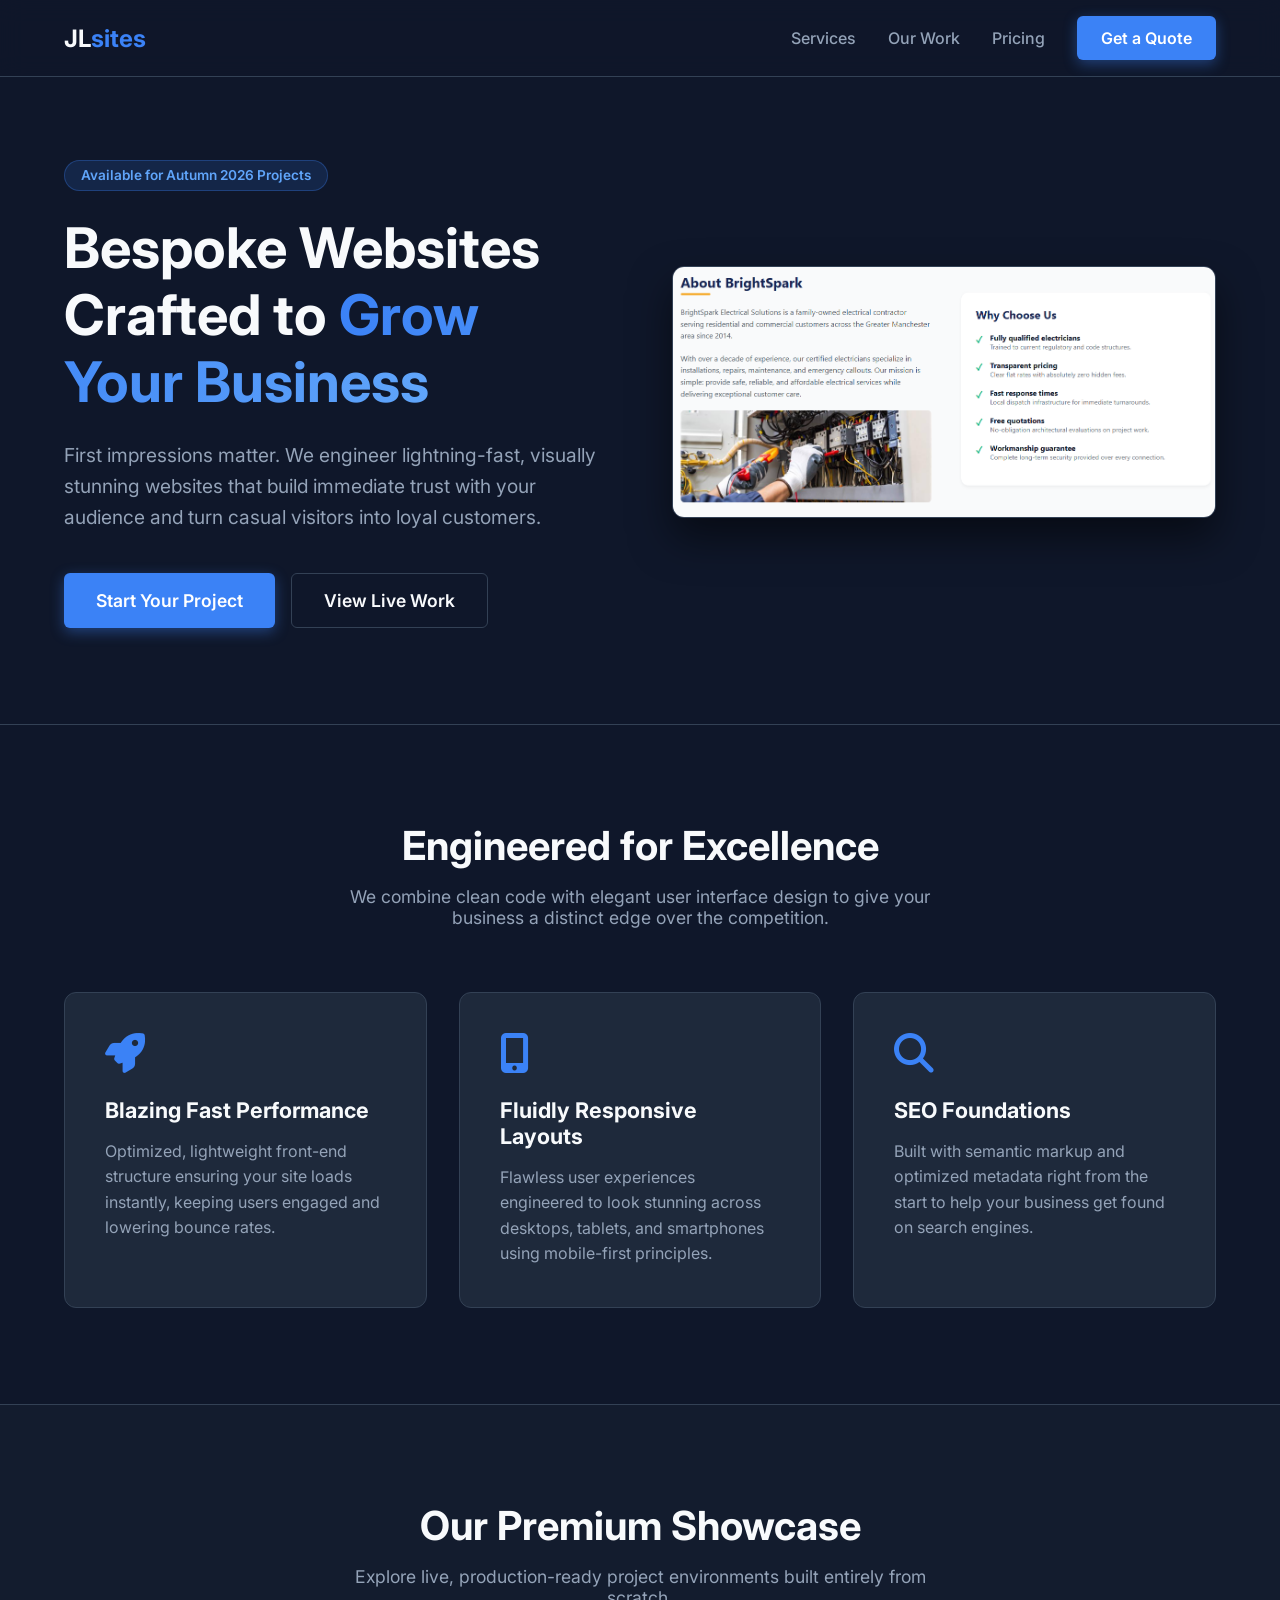
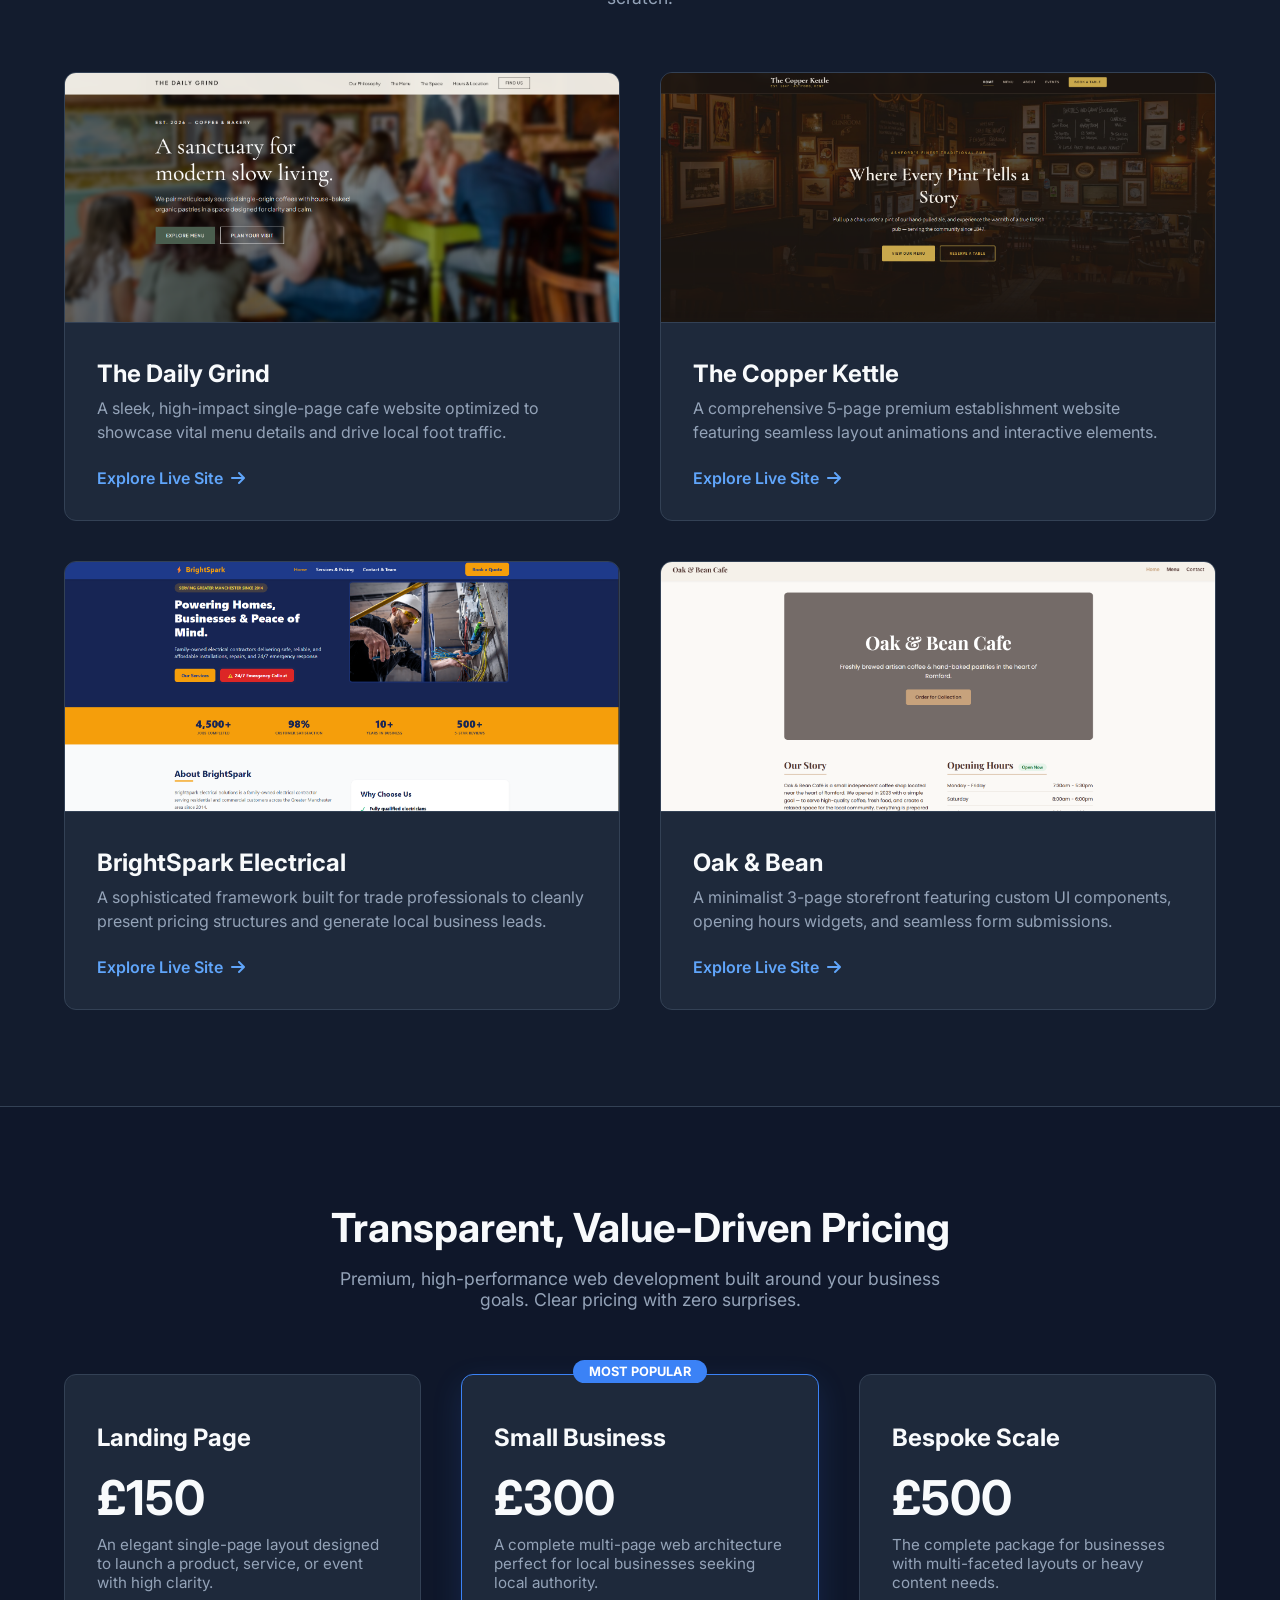
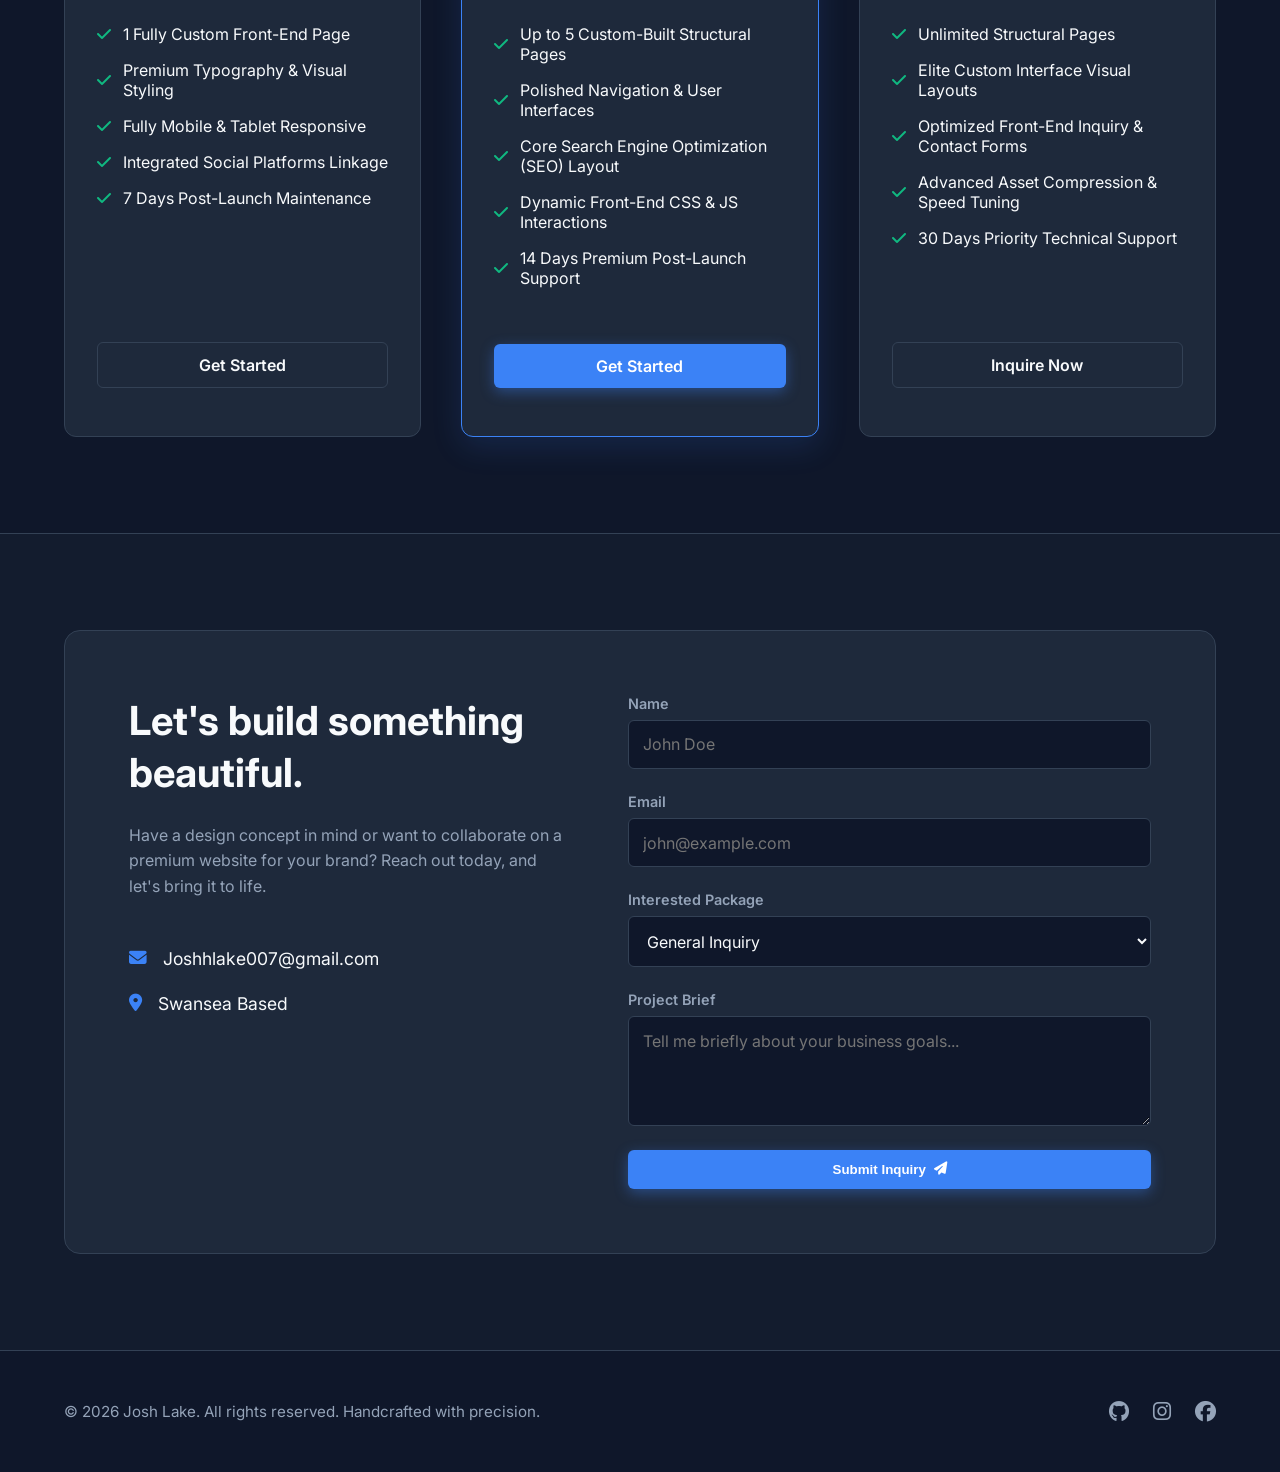
<file: index.html>
<!DOCTYPE html>
<html lang="en">
<head>
    <meta charset="UTF-8">
    <meta name="viewport" content="width=device-width, initial-scale=1.0">
    <title>Premium Web Design & Development | Josh Lake</title>
    <meta name="description" content="High-performance, bespoke websites designed to elevate your brand and convert visitors into loyal clients. Professional web development by Josh Lake.">
    <link rel="preconnect" href="https://fonts.googleapis.com">
    <link rel="preconnect" href="https://fonts.gstatic.com" crossorigin>
    <link href="https://fonts.googleapis.com/css2?family=Inter:wght@300;400;600;700&display=swap" rel="stylesheet">
    <link rel="stylesheet" href="https://cdnjs.cloudflare.com/ajax/libs/font-awesome/6.4.0/css/all.min.css">
    <link rel="stylesheet" href="style.css">
</head>
<body>

    <header class="navbar">
        <div class="container nav-container">
            <a href="#" class="logo">JL<span>sites</span></a>
            <nav class="nav-menu">
                <a href="#services">Services</a>
                <a href="#work">Our Work</a>
                <a href="#pricing">Pricing</a>
                <a href="#contact" class="btn btn-primary">Get a Quote</a>
            </nav>
            <button class="menu-toggle" aria-label="Toggle Menu">
                <i class="fas fa-bars"></i>
            </button>
        </div>
    </header>

    <main>
        <section class="hero">
            <div class="container hero-grid">
                <div class="hero-content">
                    <span class="badge">Available for Autumn 2026 Projects</span>
                    <h1>Bespoke Websites Crafted to <span>Grow Your Business</span></h1>
                    <p>First impressions matter. We engineer lightning-fast, visually stunning websites that build immediate trust with your audience and turn casual visitors into loyal customers.</p>
                    <div class="hero-cta">
                        <a href="#contact" class="btn btn-primary btn-large">Start Your Project</a>
                        <a href="#work" class="btn btn-secondary btn-large">View Live Work</a>
                    </div>
                </div>
                <div class="hero-image">
                    <img src="./website.png" alt="Professional Web Design Mockup">
                </div>
            </div>
        </section>

        <section id="services" class="services">
            <div class="container">
                <div class="section-header">
                    <h2>Engineered for Excellence</h2>
                    <p>We combine clean code with elegant user interface design to give your business a distinct edge over the competition.</p>
                </div>
                <div class="services-grid">
                    <div class="service-card">
                        <i class="fas fa-rocket service-icon"></i>
                        <h3>Blazing Fast Performance</h3>
                        <p>Optimized, lightweight front-end structure ensuring your site loads instantly, keeping users engaged and lowering bounce rates.</p>
                    </div>
                    <div class="service-card">
                        <i class="fas fa-mobile-alt service-icon"></i>
                        <h3>Fluidly Responsive Layouts</h3>
                        <p>Flawless user experiences engineered to look stunning across desktops, tablets, and smartphones using mobile-first principles.</p>
                    </div>
                    <div class="service-card">
                        <i class="fas fa-search service-icon"></i>
                        <h3>SEO Foundations</h3>
                        <p>Built with semantic markup and optimized metadata right from the start to help your business get found on search engines.</p>
                    </div>
                </div>
            </div>
        </section>

        <section id="work" class="portfolio">
            <div class="container">
                <div class="section-header">
                    <h2>Our Premium Showcase</h2>
                    <p>Explore live, production-ready project environments built entirely from scratch.</p>
                </div>
                <div class="portfolio-grid">
                    <div class="portfolio-card">
                        <div class="portfolio-img">
                            <img src="./dailyGrind.png" alt="Cafe Website Showcase">
                        </div>
                        <div class="portfolio-info">
                            <h3>The Daily Grind</h3>
                            <p>A sleek, high-impact single-page cafe website optimized to showcase vital menu details and drive local foot traffic.</p>
                            <a href="./dailyGrind/index.html" target="_blank" class="project-link">Explore Live Site <i class="fas fa-arrow-right"></i></a>
                        </div>
                    </div>
                    <div class="portfolio-card">
                        <div class="portfolio-img">
                            <img src="./copperKettle.png" alt="Premium Pub Website Showcase">
                        </div>
                        <div class="portfolio-info">
                            <h3>The Copper Kettle</h3>
                            <p>A comprehensive 5-page premium establishment website featuring seamless layout animations and interactive elements.</p>
                            <a href="./pub/index.html" target="_blank" class="project-link">Explore Live Site <i class="fas fa-arrow-right"></i></a>
                        </div>
                    </div>
                    <div class="portfolio-card">
                        <div class="portfolio-img">
                            <img src="./brightSpark.png" alt="Electrician Website Showcase">
                        </div>
                        <div class="portfolio-info">
                            <h3>BrightSpark Electrical</h3>
                            <p>A sophisticated framework built for trade professionals to cleanly present pricing structures and generate local business leads.</p>
                            <a href="./brightspark/index.html" target="_blank" class="project-link">Explore Live Site <i class="fas fa-arrow-right"></i></a>
                        </div>
                    </div>
                    <div class="portfolio-card">
                        <div class="portfolio-img">
                            <img src="./oakBean.png" alt="Boutique Cafe Website Showcase">
                        </div>
                        <div class="portfolio-info">
                            <h3>Oak & Bean</h3>
                            <p>A minimalist 3-page storefront featuring custom UI components, opening hours widgets, and seamless form submissions.</p>
                            <a href="./Oak-and-Bean" target="_blank" class="project-link">Explore Live Site <i class="fas fa-arrow-right"></i></a>
                        </div>
                    </div>
                </div>
            </div>
        </section>

        <section id="pricing" class="pricing">
            <div class="container">
                <div class="section-header">
                    <h2>Transparent, Value-Driven Pricing</h2>
                    <p>Premium, high-performance web development built around your business goals. Clear pricing with zero surprises.</p>
                </div>
                <div class="pricing-grid">
                    <div class="price-card">
                        <h3>Landing Page</h3>
                        <div class="price">£150</div>
                        <p class="price-desc">An elegant single-page layout designed to launch a product, service, or event with high clarity.</p>
                        <ul class="price-features">
                            <li><i class="fas fa-check"></i> 1 Fully Custom Front-End Page</li>
                            <li><i class="fas fa-check"></i> Premium Typography & Visual Styling</li>
                            <li><i class="fas fa-check"></i> Fully Mobile & Tablet Responsive</li>
                            <li><i class="fas fa-check"></i> Integrated Social Platforms Linkage</li>
                            <li><i class="fas fa-check"></i> 7 Days Post-Launch Maintenance</li>
                        </ul>
                        <a href="#contact" class="btn btn-secondary select-plan" data-plan="Landing Page">Get Started</a>
                    </div>
                    <div class="price-card popular">
                        <span class="popular-tag">Most Popular</span>
                        <h3>Small Business</h3>
                        <div class="price">£300</div>
                        <p class="price-desc">A complete multi-page web architecture perfect for local businesses seeking local authority.</p>
                        <ul class="price-features">
                            <li><i class="fas fa-check"></i> Up to 5 Custom-Built Structural Pages</li>
                            <li><i class="fas fa-check"></i> Polished Navigation & User Interfaces</li>
                            <li><i class="fas fa-check"></i> Core Search Engine Optimization (SEO) Layout</li>
                            <li><i class="fas fa-check"></i> Dynamic Front-End CSS & JS Interactions</li>
                            <li><i class="fas fa-check"></i> 14 Days Premium Post-Launch Support</li>
                        </ul>
                        <a href="#contact" class="btn btn-primary select-plan" data-plan="Small Business">Get Started</a>
                    </div>
                    <div class="price-card">
                        <h3>Bespoke Scale</h3>
                        <div class="price">£500</div>
                        <p class="price-desc">The complete package for businesses with multi-faceted layouts or heavy content needs.</p>
                        <ul class="price-features">
                            <li><i class="fas fa-check"></i> Unlimited Structural Pages</li>
                            <li><i class="fas fa-check"></i> Elite Custom Interface Visual Layouts</li>
                            <li><i class="fas fa-check"></i> Optimized Front-End Inquiry & Contact Forms</li>
                            <li><i class="fas fa-check"></i> Advanced Asset Compression & Speed Tuning</li>
                            <li><i class="fas fa-check"></i> 30 Days Priority Technical Support</li>
                        </ul>
                        <a href="#contact" class="btn btn-secondary select-plan" data-plan="Bespoke Scale">Inquire Now</a>
                    </div>
                </div>
            </div>
        </section>

        <section id="contact" class="contact">
            <div class="container contact-box">
                <div class="contact-info">
                    <h2>Let's build something beautiful.</h2>
                    <p>Have a design concept in mind or want to collaborate on a premium website for your brand? Reach out today, and let's bring it to life.</p>
                    <div class="contact-details">
                        <div class="detail-item"><i class="fas fa-envelope"></i> Joshhlake007@gmail.com</div>
                        <div class="detail-item"><i class="fas fa-map-marker-alt"></i> Swansea Based</div>
                    </div>
                </div>
                <div class="contact-form-wrapper">
                    <form action="https://formspree.io/f/xaqgened" method="POST" id="projectForm" class="contact-form">
                        <div class="form-group">
                            <label for="name">Name</label>
                            <input type="text" id="name" name="name" required placeholder="John Doe">
                        </div>
                        <div class="form-group">
                            <label for="email">Email</label>
                            <input type="email" id="email" name="email" required placeholder="john@example.com">
                        </div>
                        <div class="form-group">
                            <label for="package">Interested Package</label>
                            <select id="package" name="package">
                                <option value="general">General Inquiry</option>
                                <option value="Landing Page">Landing Page Plan — £150</option>
                                <option value="Small Business">Small Business Plan — £300</option>
                                <option value="Bespoke Scale">Bespoke Scale — £500</option>
                            </select>
                        </div>
                        <div class="form-group">
                            <label for="message">Project Brief</label>
                            <textarea id="message" name="message" rows="4" required placeholder="Tell me briefly about your business goals..."></textarea>
                        </div>
                        <button type="submit" class="btn btn-primary btn-block">Submit Inquiry <i class="fas fa-paper-plane"></i></button>
                    </form>
                </div>
            </div>
        </section>
    </main>

    <footer class="footer">
        <div class="container footer-content">
            <p>&copy; 2026 Josh Lake. All rights reserved. Handcrafted with precision.</p>
            <div class="social-links">
                <a href="https://github.com/joshlake1" aria-label="GitHub"><i class="fab fa-github"></i></a>
                <a href="https://www.instagram.com/joshhlake007/?hl=en" aria-label="Instagram"><i class="fab fa-instagram"></i></a>
                <a href="https://www.facebook.com/profile.php?id=61556336739475&locale=en_GB" aria-label="Facebook"><i class="fab fa-facebook"></i></a>
            </div>
        </div>
    </footer>

    <script src="app.js"></script>
</body>
</html>
</file>
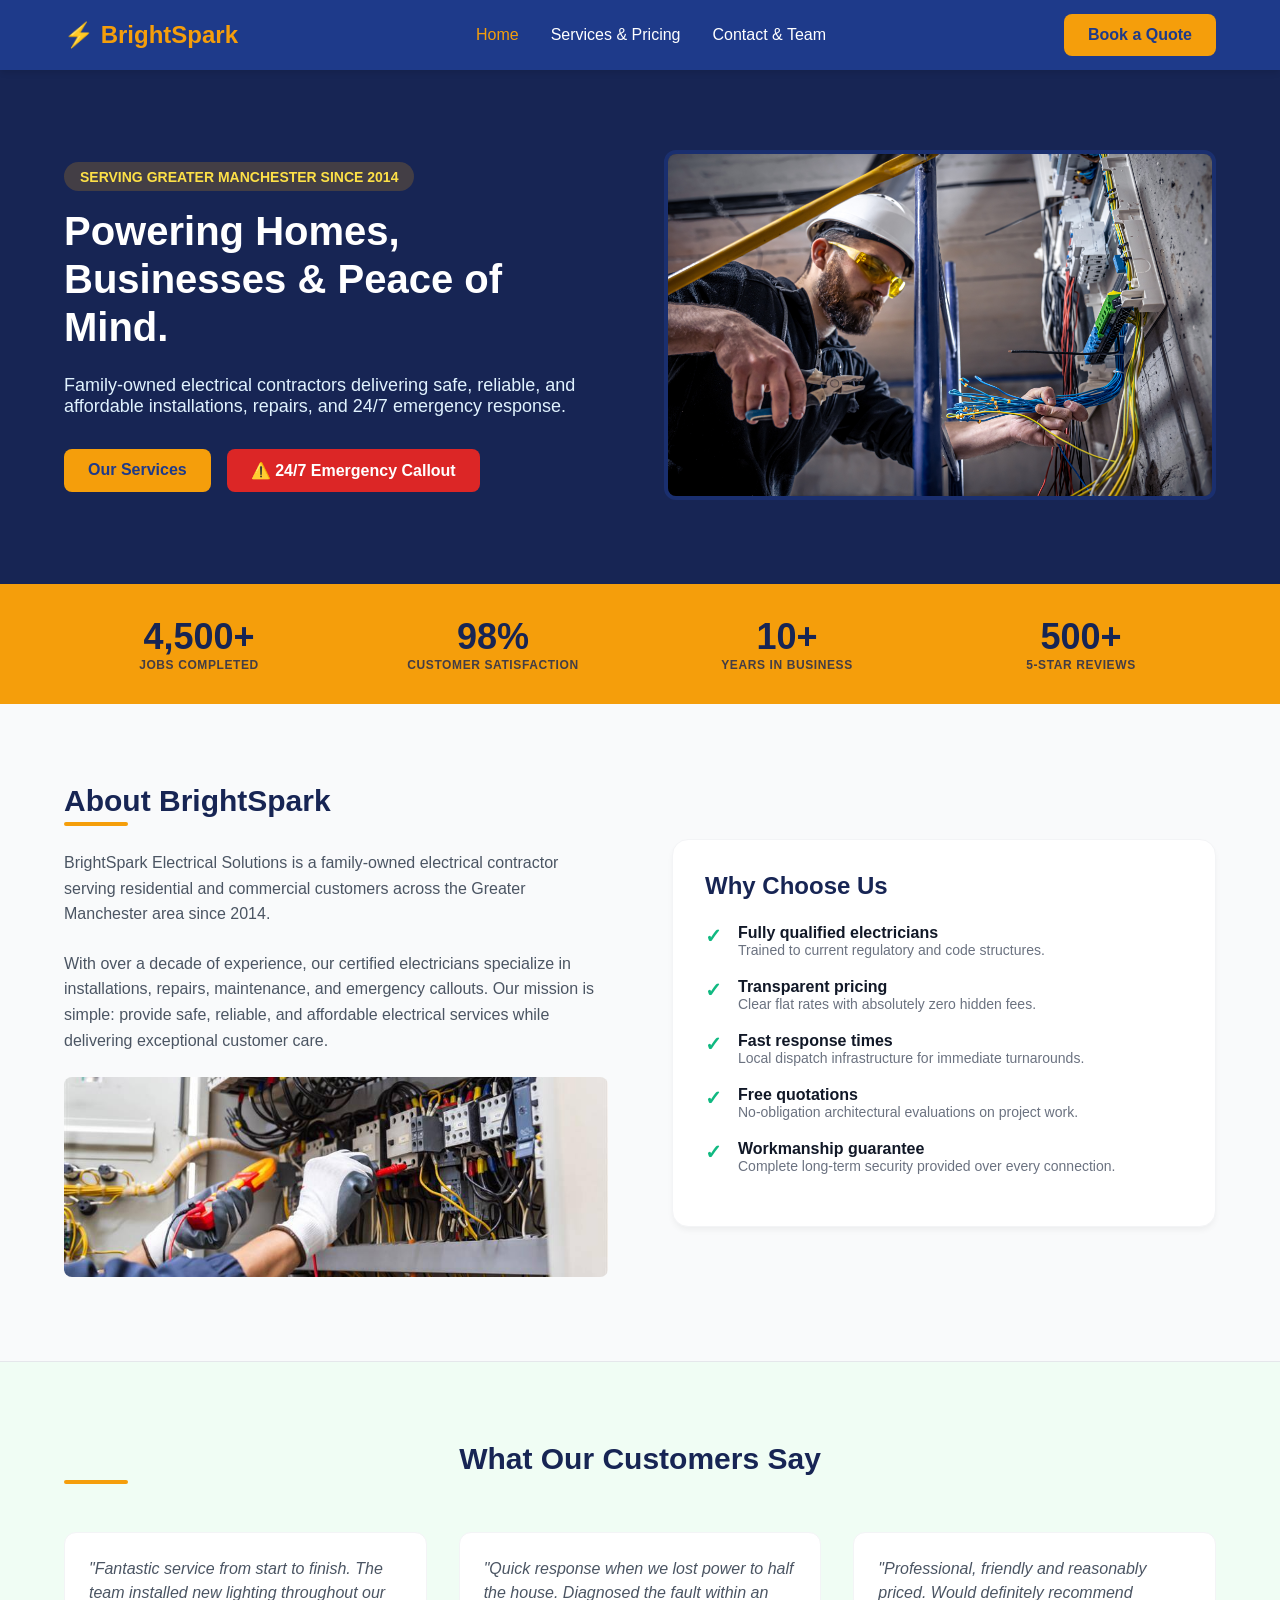
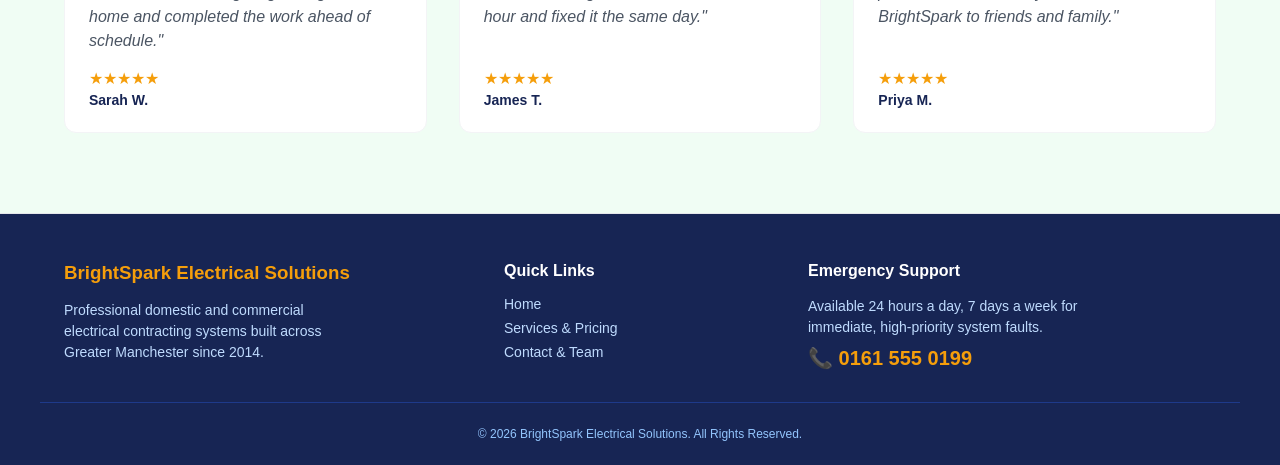
<file: brightspark/index.html>
<!DOCTYPE html>
<html lang="en">
<head>
    <meta charset="UTF-8">
    <meta name="viewport" content="width=device-width, initial-scale=1.0">
    <title>BrightSpark Electrical Solutions | Greater Manchester Electrician</title>
    <link rel="stylesheet" href="style.css">
    <script src="main.js" defer></script>
</head>
<body>

    <header class="site-header">
        <div class="container nav-wrapper">
            <div class="logo">⚡ <span class="logo-highlight">BrightSpark</span></div>
            <nav class="main-nav">
                <a href="index.html" class="nav-link">Home</a>
                <a href="services.html" class="nav-link">Services & Pricing</a>
                <a href="contact.html" class="nav-link">Contact & Team</a>
            </nav>
            <a href="contact.html" class="btn btn-primary">Book a Quote</a>
        </div>
    </header>

    <section class="hero">
        <div class="container hero-grid">
            <div>
                <span class="hero-tagline">Serving Greater Manchester Since 2014</span>
                <h1>Powering Homes, Businesses & Peace of Mind.</h1>
                <p>Family-owned electrical contractors delivering safe, reliable, and affordable installations, repairs, and 24/7 emergency response.</p>
                <div class="hero-actions">
                    <a href="services.html" class="btn btn-primary">Our Services</a>
                    <a href="tel:01615550199" class="btn btn-emergency">⚠️ 24/7 Emergency Callout</a>
                </div>
            </div>
            <div>
                <img src="./images/electrician.jpg" alt="BrightSpark Support Vehicle" class="hero-img">
            </div>
        </div>
    </section>

    <section class="stats-bar">
        <div class="container stats-grid">
            <div>
                <div class="stat-num">4,500+</div>
                <div class="stat-label">Jobs Completed</div>
            </div>
            <div>
                <div class="stat-num">98%</div>
                <div class="stat-label">Customer Satisfaction</div>
            </div>
            <div>
                <div class="stat-num">10+</div>
                <div class="stat-label">Years In Business</div>
            </div>
            <div>
                <div class="stat-num">500+</div>
                <div class="stat-label">5-Star Reviews</div>
            </div>
        </div>
    </section>

    <section class="section-padding">
        <div class="container grid-2">
            <div class="text-block">
                <h2 class="section-title">About BrightSpark</h2>
                <p>BrightSpark Electrical Solutions is a family-owned electrical contractor serving residential and commercial customers across the Greater Manchester area since 2014.</p>
                <p>With over a decade of experience, our certified electricians specialize in installations, repairs, maintenance, and emergency callouts. Our mission is simple: provide safe, reliable, and affordable electrical services while delivering exceptional customer care.</p>
                <img src="./images/fusebox.jpg" alt="Electrician executing detailed fuse box diagnostics" class="inline-img">
            </div>
            
            <div class="card-list">
                <h3>Why Choose Us</h3>
                <div class="list-item">
                    <div class="list-check">✓</div>
                    <div>
                        <div class="list-title">Fully qualified electricians</div>
                        <div class="list-desc">Trained to current regulatory and code structures.</div>
                    </div>
                </div>
                <div class="list-item">
                    <div class="list-check">✓</div>
                    <div>
                        <div class="list-title">Transparent pricing</div>
                        <div class="list-desc">Clear flat rates with absolutely zero hidden fees.</div>
                    </div>
                </div>
                <div class="list-item">
                    <div class="list-check">✓</div>
                    <div>
                        <div class="list-title">Fast response times</div>
                        <div class="list-desc">Local dispatch infrastructure for immediate turnarounds.</div>
                    </div>
                </div>
                <div class="list-item">
                    <div class="list-check">✓</div>
                    <div>
                        <div class="list-title">Free quotations</div>
                        <div class="list-desc">No-obligation architectural evaluations on project work.</div>
                    </div>
                </div>
                <div class="list-item">
                    <div class="list-check">✓</div>
                    <div>
                        <div class="list-title">Workmanship guarantee</div>
                        <div class="list-desc">Complete long-term security provided over every connection.</div>
                    </div>
                </div>
            </div>
        </div>
    </section>

    <section class="section-padding bg-light">
        <div class="container">
            <h2 class="section-title text-center mb-12">What Our Customers Say</h2>
            <div class="grid-3">
                <div class="review-card">
                    <p class="review-text">"Fantastic service from start to finish. The team installed new lighting throughout our home and completed the work ahead of schedule."</p>
                    <div>
                        <div class="review-stars">★★★★★</div>
                        <div class="review-author">Sarah W.</div>
                    </div>
                </div>
                <div class="review-card">
                    <p class="review-text">"Quick response when we lost power to half the house. Diagnosed the fault within an hour and fixed it the same day."</p>
                    <div>
                        <div class="review-stars">★★★★★</div>
                        <div class="review-author">James T.</div>
                    </div>
                </div>
                <div class="review-card">
                    <p class="review-text">"Professional, friendly and reasonably priced. Would definitely recommend BrightSpark to friends and family."</p>
                    <div>
                        <div class="review-stars">★★★★★</div>
                        <div class="review-author">Priya M.</div>
                    </div>
                </div>
            </div>
        </div>
    </section>

    <footer class="site-footer">
        <div class="container footer-grid">
            <div class="footer-column">
                <h3>BrightSpark Electrical Solutions</h3>
                <p class="footer-p">Professional domestic and commercial electrical contracting systems built across Greater Manchester since 2014.</p>
            </div>
            <div class="footer-column">
                <h4>Quick Links</h4>
                <div class="footer-links">
                    <a href="index.html">Home</a>
                    <a href="services.html">Services & Pricing</a>
                    <a href="contact.html">Contact & Team</a>
                </div>
            </div>
            <div class="footer-column">
                <h4>Emergency Support</h4>
                <p class="footer-p">Available 24 hours a day, 7 days a week for immediate, high-priority system faults.</p>
                <div class="footer-phone">📞 0161 555 0199</div>
            </div>
        </div>
        <div class="container copyright">
            &copy; 2026 BrightSpark Electrical Solutions. All Rights Reserved.
        </div>
    </footer>

</body>
</html>
</file>
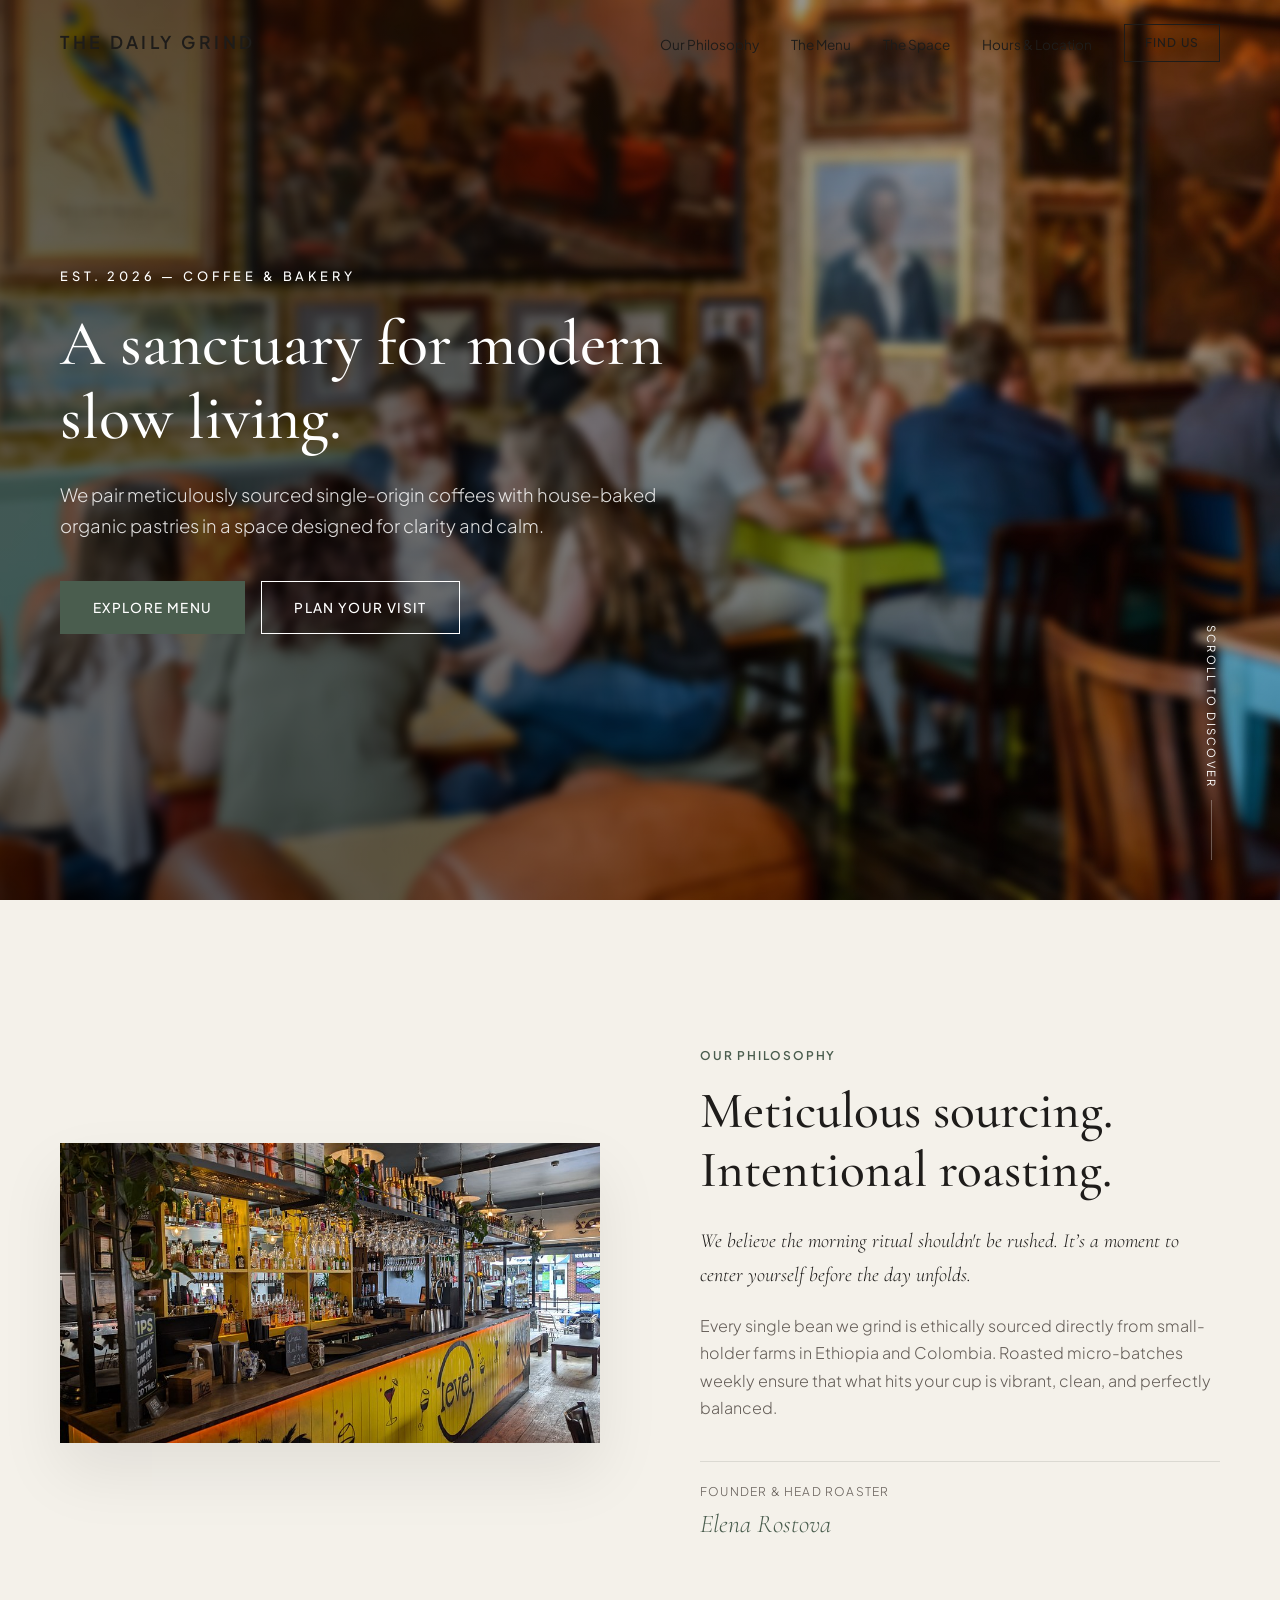
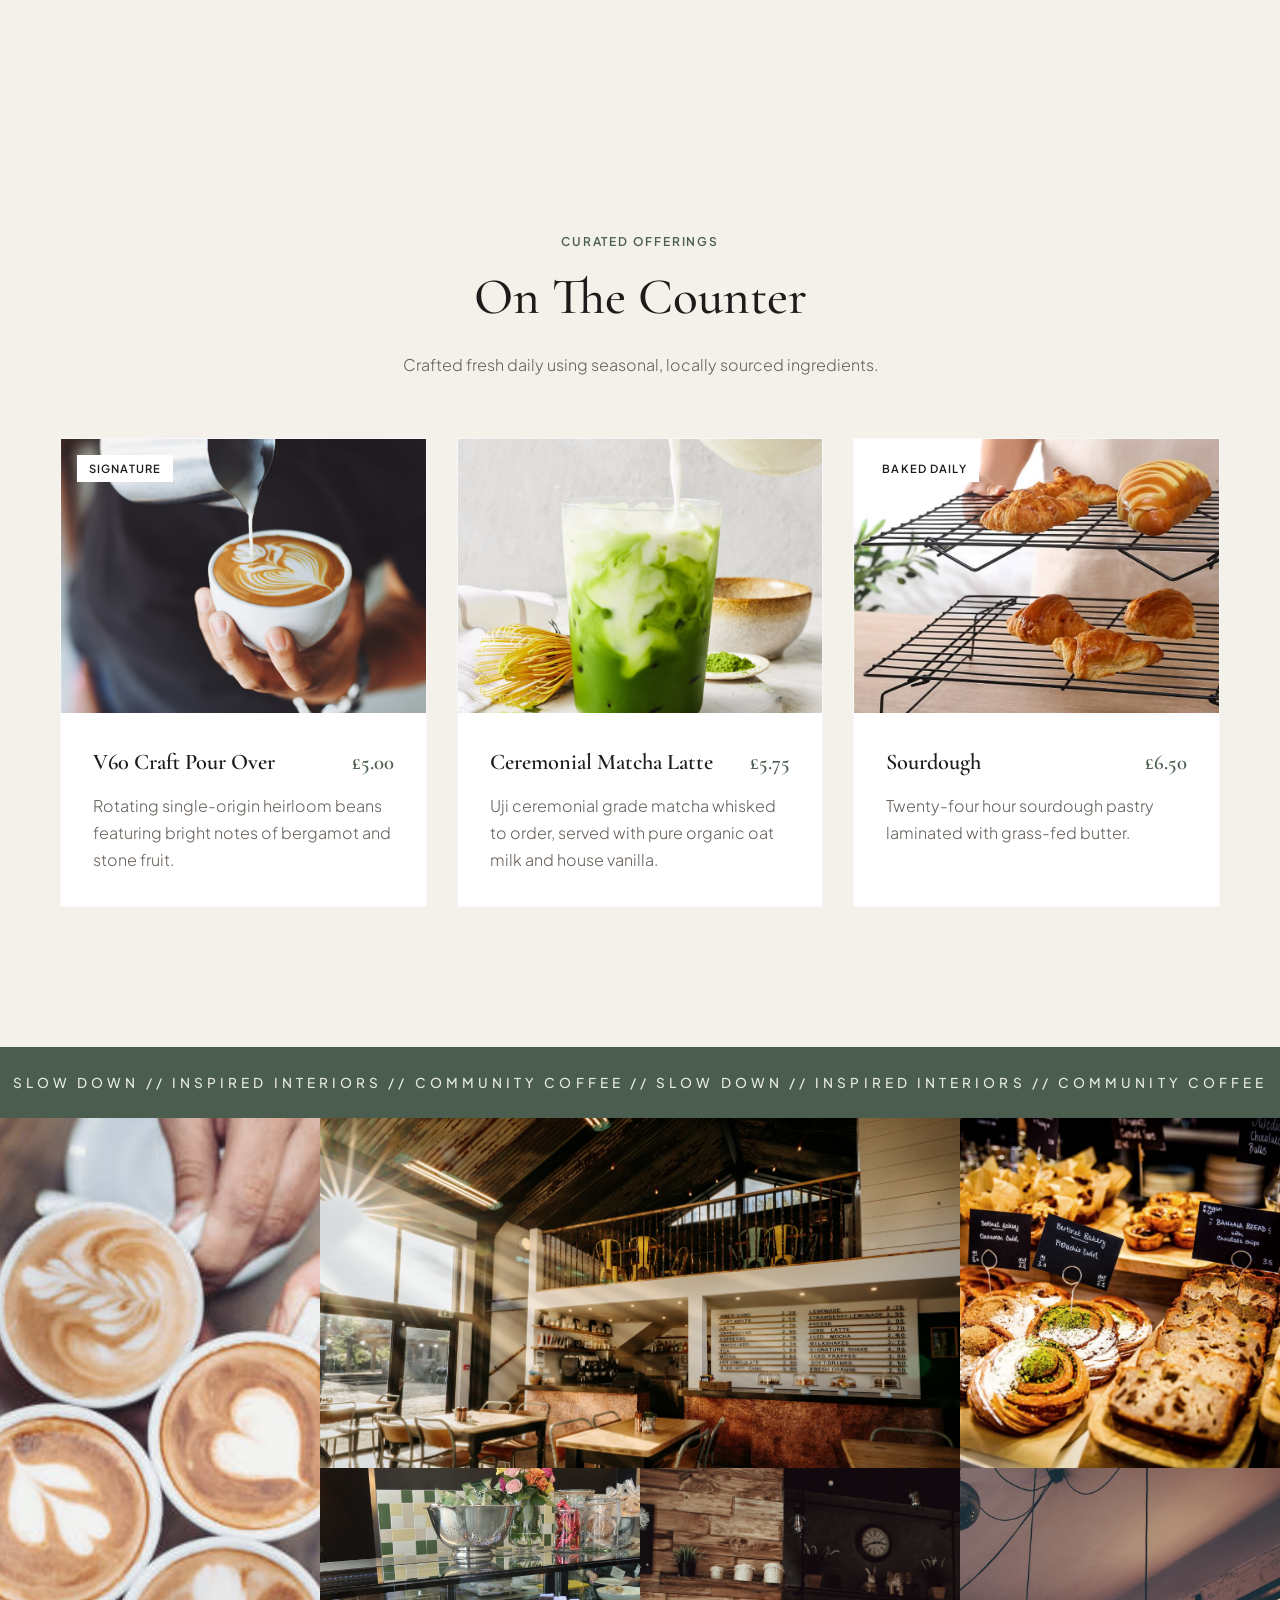
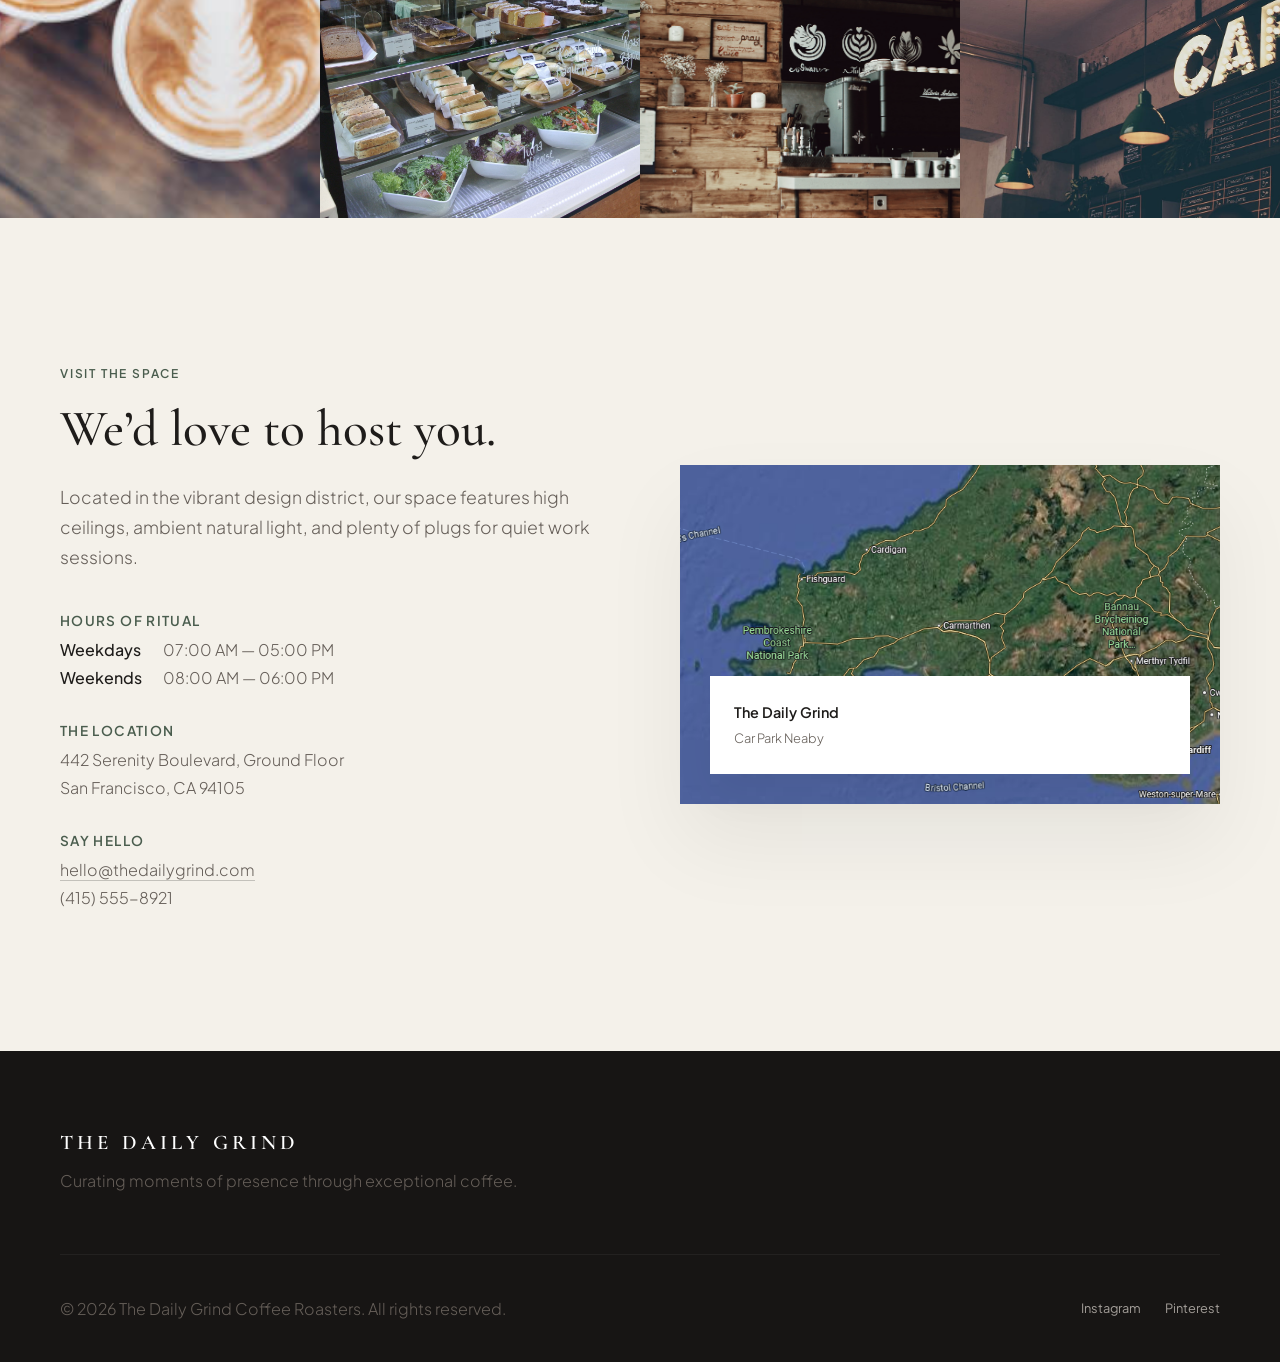
<file: dailyGrind/index.html>
<!DOCTYPE html>
<html lang="en">
<head>
    <meta charset="UTF-8">
    <meta name="viewport" content="width=device-width, initial-scale=1.0">
    <title>The Daily Grind | Craft Coffee & Slow Living</title>
    <link rel="stylesheet" href="style.css">
    <link rel="preconnect" href="https://fonts.googleapis.com">
    <link rel="preconnect" href="https://fonts.gstatic.com" crossorigin>
    <link href="https://fonts.googleapis.com/css2?family=Cormorant+Garamond:ital,wght@0,400;0,600;1,400&family=Plus+Jakarta+Sans:wght@300;400;500;600&display=swap" rel="stylesheet">
</head>
<body>

    <nav class="navbar" id="navbar">
        <div class="nav-container">
            <a href="#" class="nav-logo">THE DAILY GRIND</a>
            <button class="menu-toggle" id="mobile-menu" aria-label="Toggle navigation Menu">
                <span class="bar"></span>
                <span class="bar"></span>
            </button>
            <ul class="nav-links">
                <li><a href="#about" class="nav-link">Our Philosophy</a></li>
                <li><a href="#menu" class="nav-link">The Menu</a></li>
                <li><a href="#gallery" class="nav-link">The Space</a></li>
                <li><a href="#visit" class="nav-link">Hours & Location</a></li>
                <li><a href="#visit" class="btn btn-nav">Find Us</a></li>
            </ul>
        </div>
    </nav>

    <header class="hero">
        <div class="hero-overlay"></div>
        <div class="container hero-container-inner">
            <div class="hero-content">
                <span class="hero-sub">EST. 2026 — COFFEE & BAKERY</span>
                <h1>A sanctuary for modern slow living.</h1>
                <p>We pair meticulously sourced single-origin coffees with house-baked organic pastries in a space designed for clarity and calm.</p>
                <div class="hero-actions">
                    <a href="#menu" class="btn btn-primary">Explore Menu</a>
                    <a href="#visit" class="btn btn-secondary">Plan Your Visit</a>
                </div>
            </div>
        </div>
        <div class="hero-scroll">
            <span class="scroll-text">Scroll to discover</span>
            <div class="scroll-line"></div>
        </div>
    </header>

    <section id="about" class="section about-section">
        <div class="container split-layout">
            <div class="split-image-wrapper">
                <img src="./images/bar.jpg" alt="Sleek minimalist cafe counter" class="reveal-img">
                <div class="image-accent-box"></div>
            </div>
            <div class="split-text-content">
                <span class="section-badge">Our Philosophy</span>
                <h2>Meticulous sourcing. Intentional roasting.</h2>
                <p class="lead-text">We believe the morning ritual shouldn't be rushed. It’s a moment to center yourself before the day unfolds.</p>
                <p>Every single bean we grind is ethically sourced directly from small-holder farms in Ethiopia and Colombia. Roasted micro-batches weekly ensure that what hits your cup is vibrant, clean, and perfectly balanced.</p>
                <div class="signature">
                    <p class="signature-title">Founder & Head Roaster</p>
                    <p class="signature-name">Elena Rostova</p>
                </div>
            </div>
        </div>
    </section>

    <section id="menu" class="section menu-section">
        <div class="container text-center">
            <span class="section-badge">Curated Offerings</span>
            <h2>On The Counter</h2>
            <p class="section-subtitle">Crafted fresh daily using seasonal, locally sourced ingredients.</p>
            
            <div class="menu-grid">
                <div class="menu-item-card">
                    <div class="card-img-container">
                        <img src="./images/white.jpg" alt="Flat white in a ceramic cup" class="card-img">
                        <span class="card-tag">Signature</span>
                    </div>
                    <div class="card-body">
                        <div class="card-header-row">
                            <h3>V60 Craft Pour Over</h3>
                            <span class="card-price">£5.00</span>
                        </div>
                        <p>Rotating single-origin heirloom beans featuring bright notes of bergamot and stone fruit.</p>
                    </div>
                </div>

                <div class="menu-item-card">
                    <div class="card-img-container">
                        <img src="./images/matcha.jpg" alt="Layered iced matcha latte" class="card-img">
                    </div>
                    <div class="card-body">
                        <div class="card-header-row">
                            <h3>Ceremonial Matcha Latte</h3>
                            <span class="card-price">£5.75</span>
                        </div>
                        <p>Uji ceremonial grade matcha whisked to order, served with pure organic oat milk and house vanilla.</p>
                    </div>
                </div>

                <div class="menu-item-card">
                    <div class="card-img-container">
                        <img src="./images/rack.jpg" alt="Freshly baked pain au chocolat" class="card-img">
                        <span class="card-tag">Baked Daily</span>
                    </div>
                    <div class="card-body">
                        <div class="card-header-row">
                            <h3>Sourdough</h3>
                            <span class="card-price">£6.50</span>
                        </div>
                        <p>Twenty-four hour sourdough pastry laminated with grass-fed butter.</p>
                    </div>
                </div>
            </div>
        </div>
    </section>

    <section id="gallery" class="gallery-section">
        <div class="gallery-marquee">
            <div class="marquee-inner">
                <span>SLOW DOWN // INSPIRED INTERIORS // COMMUNITY COFFEE // SLOW DOWN // INSPIRED INTERIORS // COMMUNITY COFFEE</span>
            </div>
        </div>
        <div class="mosaic-grid">
            <div class="mosaic-item tall">
                <img src="./images/cafe1.jpg" alt="Sunlight on wooden cafe benches">
            </div>
            <div class="mosaic-item wide">
                <img src="./images/cafe2.jpg" alt="Close up of espresso extraction">
            </div>
            <div class="mosaic-item">
                <img src="./images/cafe3.jpg" alt="Artisanal ceramic cups lined up">
            </div>
            <div class="mosaic-item">
                <img src="./images/food.jpg" alt="Sourdough loaves cooling down">
            </div>
            <div class="mosaic-item">
                <img src="./images/cafe4.jpg" alt="Bistro tables and chairs outside on a sunny day">
            </div>
            <div class="mosaic-item">
                <img src="./images/cafe5.jpg" alt="Bistro tables and chairs outside on a sunny day">
            </div>
        </div>
    </section>

    <section id="visit" class="section visit-section">
        <div class="container grid-split-visit">
            <div class="visit-info">
                <span class="section-badge">Visit The Space</span>
                <h2>We’d love to host you.</h2>
                <p class="visit-description">Located in the vibrant design district, our space features high ceilings, ambient natural light, and plenty of plugs for quiet work sessions.</p>
                
                <div class="info-block-group">
                    <div class="info-block">
                        <h4>Hours of Ritual</h4>
                        <p><span>Weekdays</span> 07:00 AM — 05:00 PM</p>
                        <p><span>Weekends</span> 08:00 AM — 06:00 PM</p>
                    </div>
                    <div class="info-block">
                        <h4>The Location</h4>
                        <p>442 Serenity Boulevard, Ground Floor<br>San Francisco, CA 94105</p>
                    </div>
                    <div class="info-block">
                        <h4>Say Hello</h4>
                        <p><a href="mailto:hello@thedailygrind.com">hello@thedailygrind.com</a></p>
                        <p>(415) 555-8921</p>
                    </div>
                </div>
            </div>
            <div class="visit-map-container">
                <div class="map-card">
                    <img src="./images/map.png" alt="Location map" class="map-img">
                    <div class="map-card-badge">
                        <h5>The Daily Grind</h5>
                        <p>Car Park Neaby</p>
                    </div>
                </div>
            </div>
        </div>
    </section>

    <footer class="site-footer">
        <div class="container footer-inner">
            <div class="footer-brand">
                <h3>THE DAILY GRIND</h3>
                <p>Curating moments of presence through exceptional coffee.</p>
            </div>
            <div class="footer-bottom">
                <p>&copy; 2026 The Daily Grind Coffee Roasters. All rights reserved.</p>
                <div class="footer-socials">
                    <a href="#">Instagram</a>
                    <a href="#">Pinterest</a>
                </div>
            </div>
        </div>
    </footer>

    <script src="script.js"></script>
</body>
</html>
</file>
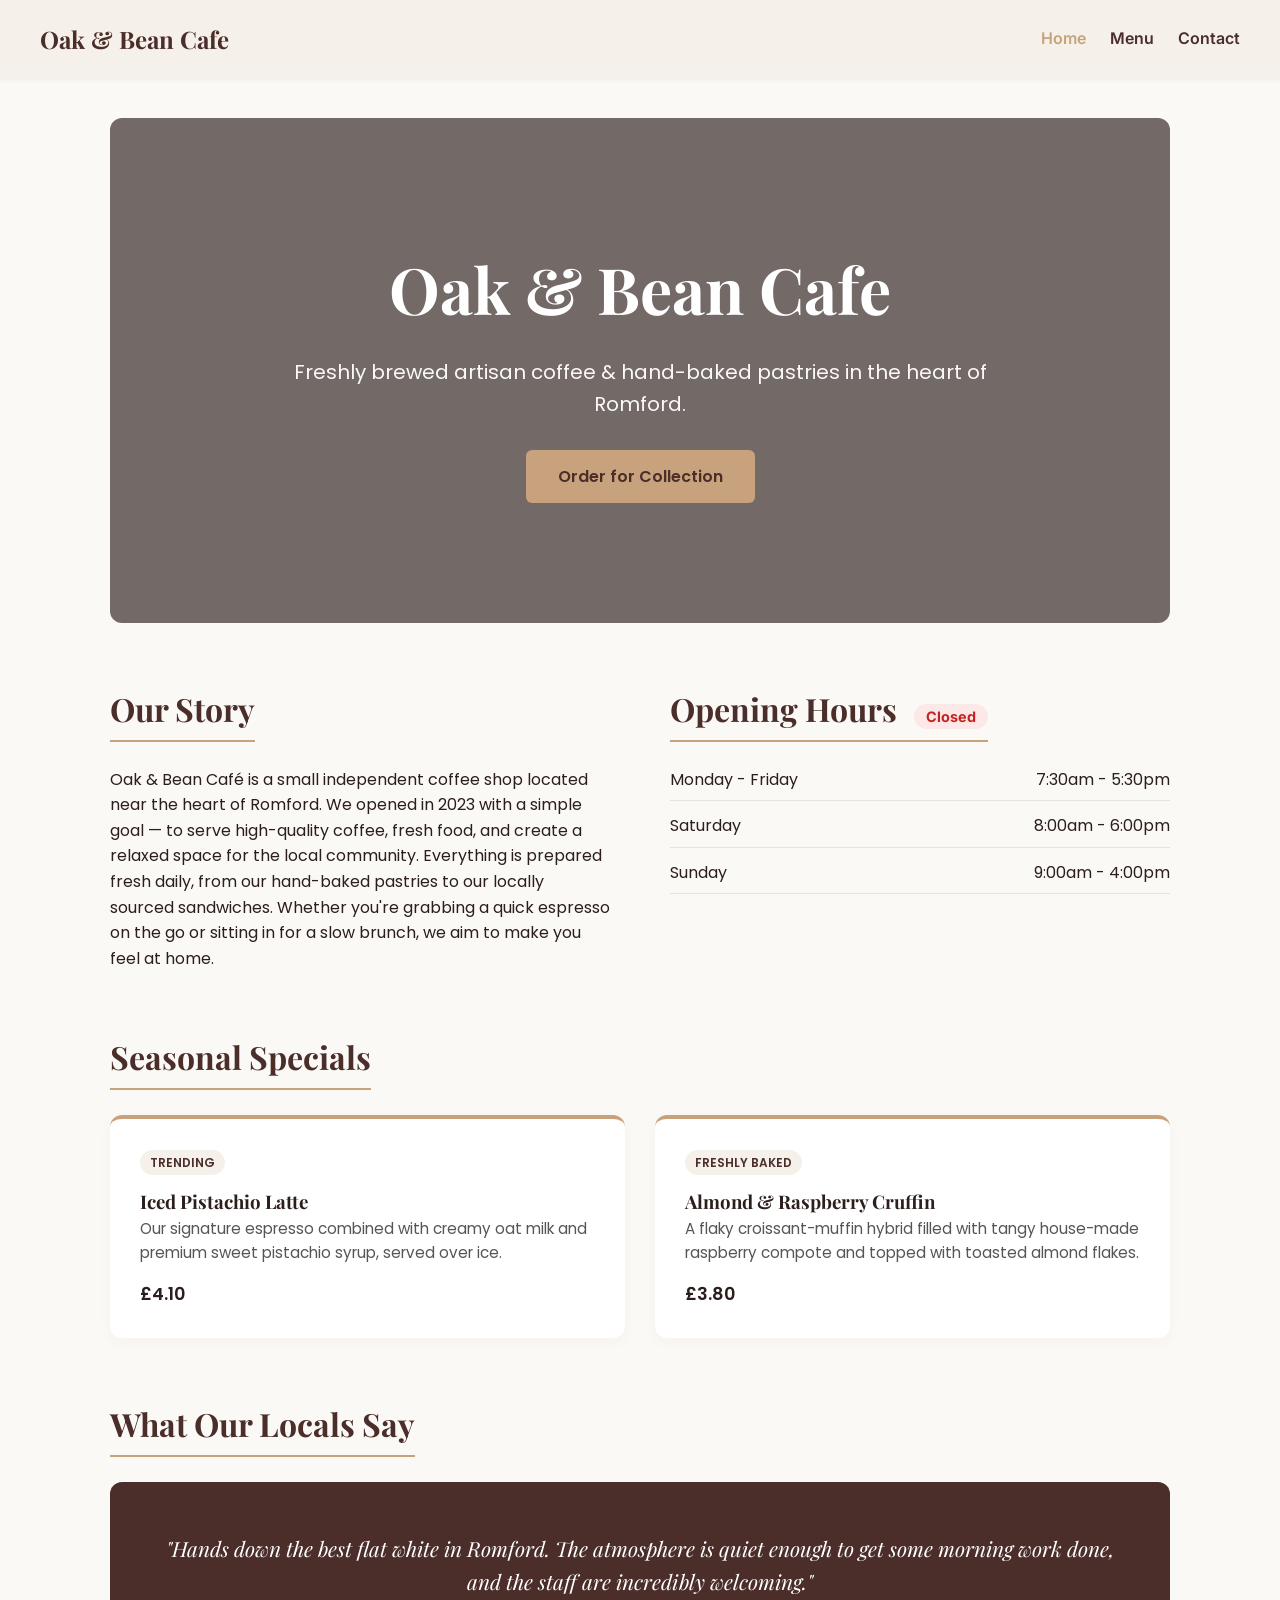
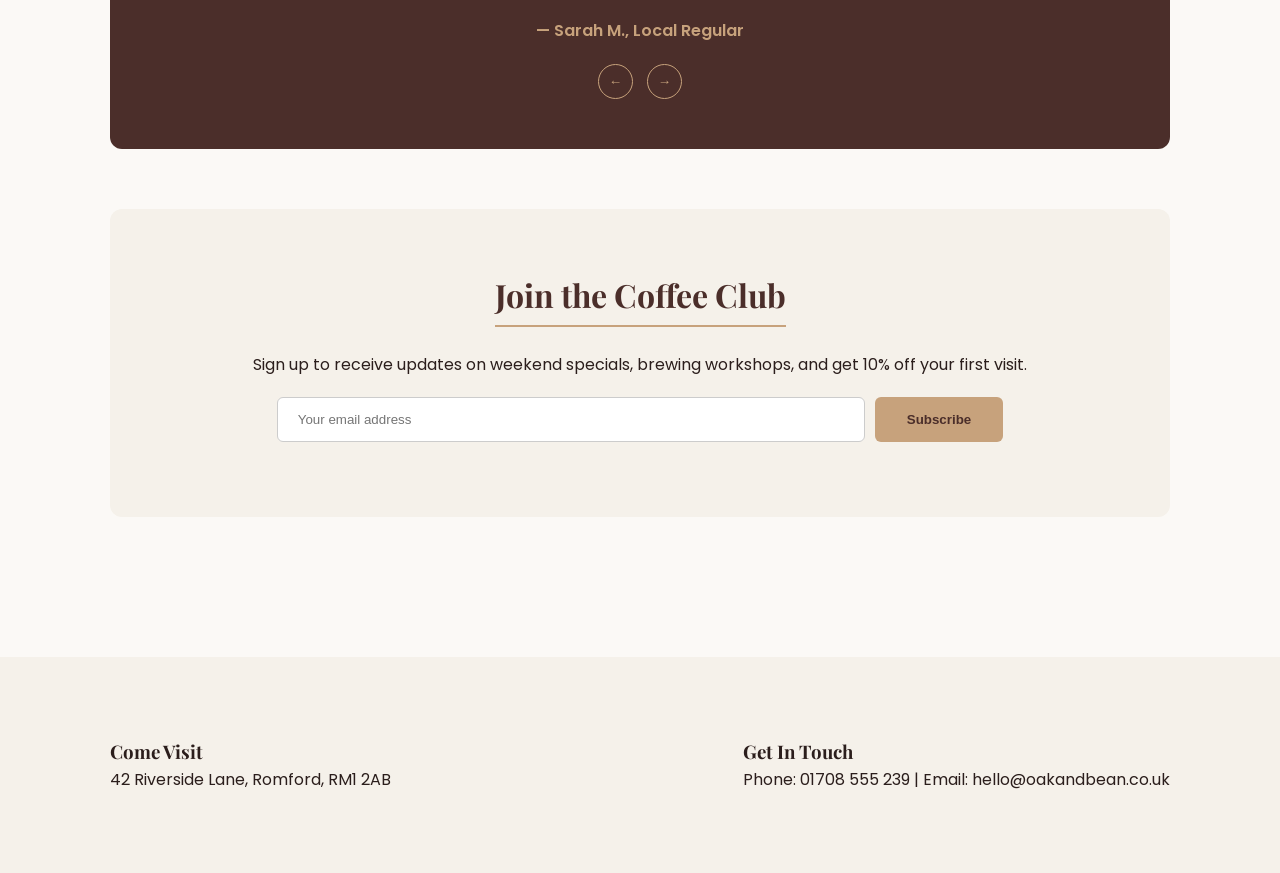
<file: Oak-and-Bean/index.html>
<!DOCTYPE html>
<html lang="en">
<head>
    <meta charset="UTF-8">
    <meta name="viewport" content="width=device-width, initial-scale=1.0">
    <title>Home | Oak & Bean Cafe</title>
    <link rel="stylesheet" href="style.css">
</head>
<body>

    <a href="#main-content" class="skip-link">Skip to main content</a>

    <header class="main-header">
        <div class="logo">Oak & Bean Cafe</div>
        <nav class="nav-links">
            <a href="index.html" class="nav-item active-nav">Home</a>
            <a href="menu.html" class="nav-item">Menu</a>
            <a href="contact.html" class="nav-item">Contact</a>
        </nav>
    </header>

    <main id="main-content" class="container">
        <section class="hero">
            <div class="hero-overlay"></div>
            <div class="hero-content">
                <h1>Oak & Bean Cafe</h1>
                <p class="tagline">Freshly brewed artisan coffee & hand-baked pastries in the heart of Romford.</p>
                <a href="menu.html" class="btn">Order for Collection</a>
            </div>
        </section>

        <div class="grid-two-col">
            <section class="about-section">
                <h2>Our Story</h2>
                <p>Oak & Bean Café is a small independent coffee shop located near the heart of Romford. We opened in 2023 with a simple goal — to serve high-quality coffee, fresh food, and create a relaxed space for the local community. Everything is prepared fresh daily, from our hand-baked pastries to our locally sourced sandwiches. Whether you're grabbing a quick espresso on the go or sitting in for a slow brunch, we aim to make you feel at home.</p>
            </section>

            <section class="hours-section">
                <h2>Opening Hours <span id="open-status" class="status-badge"></span></h2>
                <div class="hours-list">
                    <p><span>Monday - Friday</span> <span>7:30am - 5:30pm</span></p>
                    <p><span>Saturday</span> <span>8:00am - 6:00pm</span></p>
                    <p><span>Sunday</span> <span>9:00am - 4:00pm</span></p>
                </div>
            </section>
        </div>

        <section class="specials-section">
            <h2>Seasonal Specials</h2>
            <div class="specials-grid">
                <div class="special-card">
                    <span class="promo-badge">Trending</span>
                    <h3>Iced Pistachio Latte</h3>
                    <p>Our signature espresso combined with creamy oat milk and premium sweet pistachio syrup, served over ice.</p>
                    <span class="price">£4.10</span>
                </div>
                <div class="special-card">
                    <span class="promo-badge">Freshly Baked</span>
                    <h3>Almond & Raspberry Cruffin</h3>
                    <p>A flaky croissant-muffin hybrid filled with tangy house-made raspberry compote and topped with toasted almond flakes.</p>
                    <span class="price">£3.80</span>
                </div>
            </div>
        </section>

        <section class="reviews-section">
            <h2>What Our Locals Say</h2>
            <div class="reviews-container">
                <div class="review-card active">
                    <p class="review-text">"Hands down the best flat white in Romford. The atmosphere is quiet enough to get some morning work done, and the staff are incredibly welcoming."</p>
                    <p class="review-author">— Sarah M., Local Regular</p>
                </div>
                <div class="review-card">
                    <p class="review-text">"Their pastries are out of this world. Get there early on Saturdays before the chocolate croissants sell out!"</p>
                    <p class="review-author">— David T., Commuter</p>
                </div>
                <div class="review-card">
                    <p class="review-text">"A lovely family-run addition to the neighbourhood. The avocado toast is perfectly seasoned and beautifully presented."</p>
                    <p class="review-author">— Emma L., Student</p>
                </div>
                <div class="review-controls">
                    <button id="prev-review" class="control-btn">&larr;</button>
                    <button id="next-review" class="control-btn">&rarr;</button>
                </div>
            </div>
        </section>

        <section class="newsletter-section">
            <div class="newsletter-content">
                <h2>Join the Coffee Club</h2>
                <p>Sign up to receive updates on weekend specials, brewing workshops, and get 10% off your first visit.</p>
                <form id="newsletter-form" class="newsletter-form">
                    <input type="email" id="email-input" placeholder="Your email address" required>
                    <button type="submit" class="btn">Subscribe</button>
                </form>
                <p id="form-message" class="form-message"></p>
            </div>
        </section>
    </main>

    <footer class="footer-section">
        <div class="container footer-grid">
            <div>
                <h3>Come Visit</h3>
                <p>42 Riverside Lane, Romford, RM1 2AB</p>
            </div>
            <div>
                <h3>Get In Touch</h3>
                <p>Phone: 01708 555 239 | Email: hello@oakandbean.co.uk</p>
            </div>
        </div>
    </footer>

    <script src="script.js"></script>
</body>
</html>
</file>
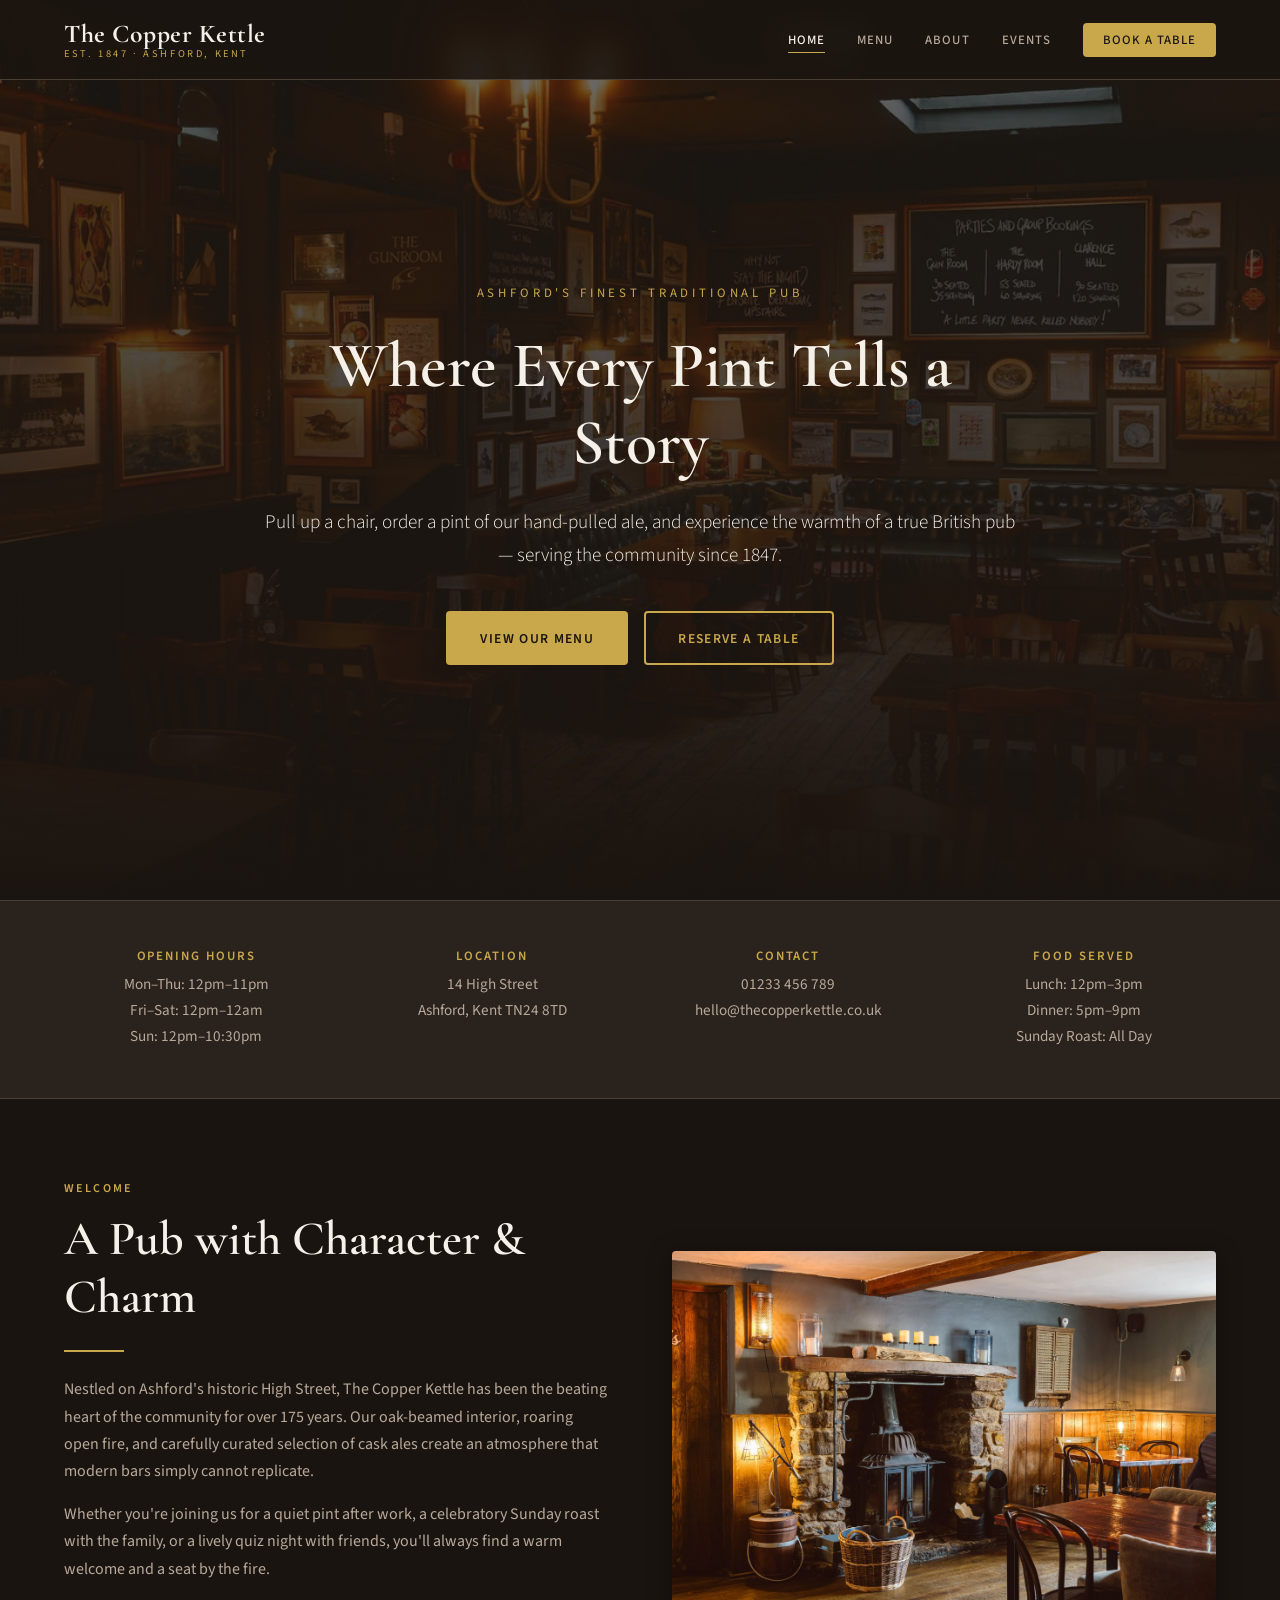
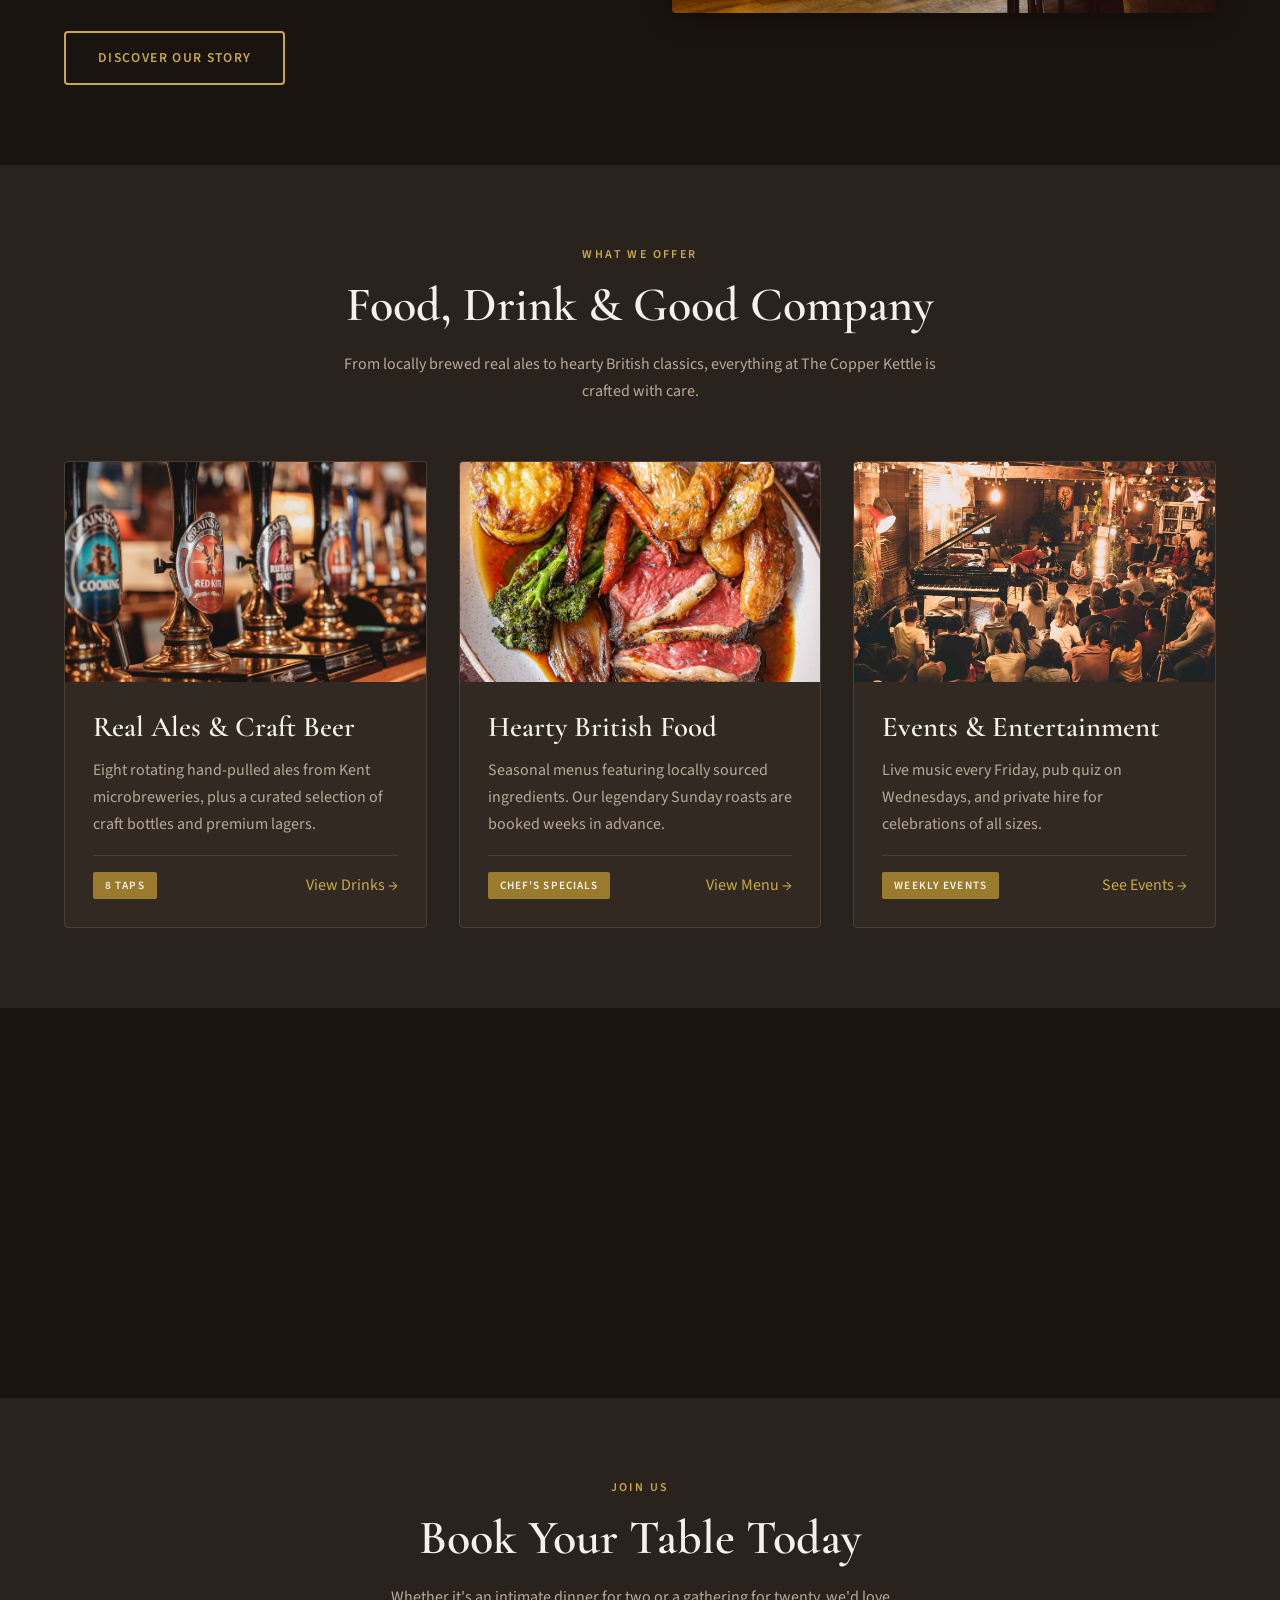
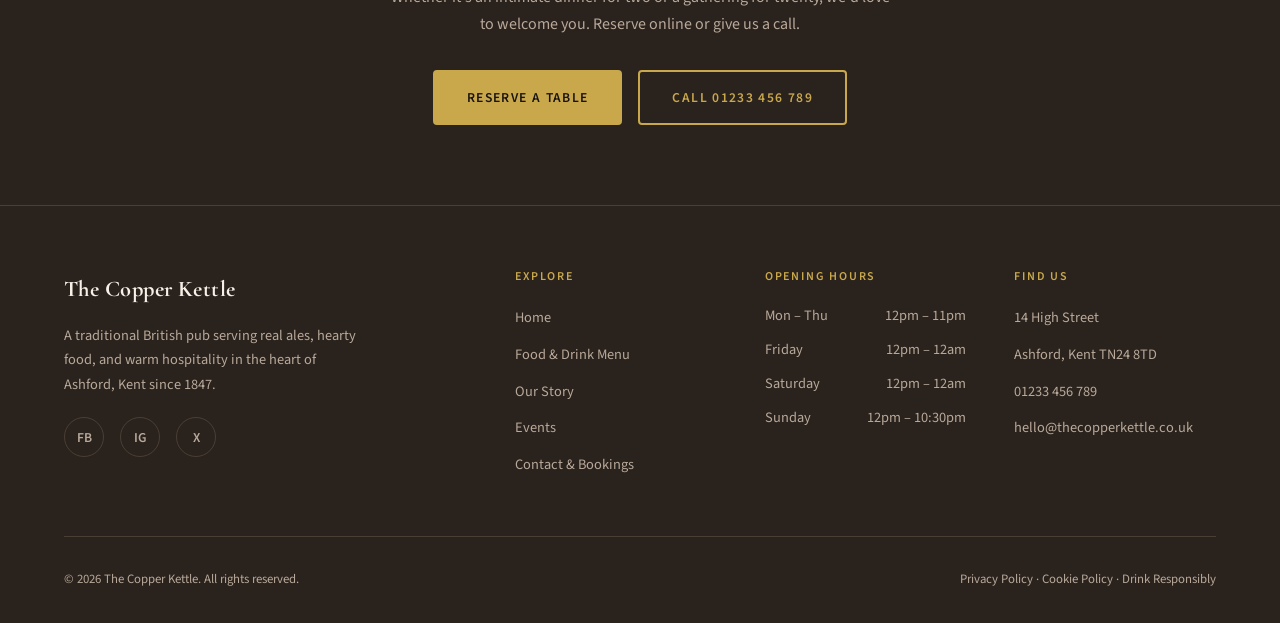
<file: pub/index.html>
<!DOCTYPE html>
<html lang="en-GB">
<head>
  <meta charset="UTF-8">
  <meta name="viewport" content="width=device-width, initial-scale=1.0">
  <meta name="description" content="The Copper Kettle — A traditional British pub in the heart of Ashford, Kent. Real ales, hearty food, and warm hospitality since 1847.">
  <title>The Copper Kettle | Traditional British Pub in Ashford, Kent</title>
  <link rel="stylesheet" href="css/styles.css">
</head>
<body>


  <!-- Header -->
  <header class="site-header">
    <div class="container header-inner">
      <a href="index.html" class="logo">
        <span class="logo-name">The Copper Kettle</span>
        <span class="logo-tagline">Est. 1847 &middot; Ashford, Kent</span>
      </a>
      <button class="menu-toggle" aria-label="Toggle navigation">
        <span></span>
        <span></span>
        <span></span>
      </button>
      <nav class="main-nav">
        <ul>
          <li><a href="index.html" class="active">Home</a></li>
          <li><a href="menu.html">Menu</a></li>
          <li><a href="about.html">About</a></li>
          <li><a href="events.html">Events</a></li>
          <li><a href="contact.html" class="nav-cta">Book a Table</a></li>
        </ul>
      </nav>
    </div>
  </header>

  <!-- Hero -->
  <section class="hero">
    <div class="hero-bg" style="background-image: url('./images/pub.jpg')"></div>
    <div class="hero-content">
      <p class="hero-eyebrow">Ashford's Finest Traditional Pub</p>
      <h1>Where Every Pint Tells a Story</h1>
      <p class="lead">Pull up a chair, order a pint of our hand-pulled ale, and experience the warmth of a true British pub — serving the community since 1847.</p>
      <div class="btn-group">
        <a href="menu.html" class="btn btn-primary">View Our Menu</a>
        <a href="contact.html" class="btn btn-outline">Reserve a Table</a>
      </div>
    </div>
  </section>

  <!-- Info Strip -->
  <div class="info-strip">
    <div class="container info-strip-grid">
      <div class="info-item">
        <h4>Opening Hours</h4>
        <p>Mon–Thu: 12pm–11pm<br>Fri–Sat: 12pm–12am<br>Sun: 12pm–10:30pm</p>
      </div>
      <div class="info-item">
        <h4>Location</h4>
        <p>14 High Street<br>Ashford, Kent TN24 8TD</p>
      </div>
      <div class="info-item">
        <h4>Contact</h4>
        <p>01233 456 789<br>hello@thecopperkettle.co.uk</p>
      </div>
      <div class="info-item">
        <h4>Food Served</h4>
        <p>Lunch: 12pm–3pm<br>Dinner: 5pm–9pm<br>Sunday Roast: All Day</p>
      </div>
    </div>
  </div>

  <!-- Welcome Section -->
  <section>
    <div class="container two-col fade-in">
      <div>
        <span class="section-label">Welcome</span>
        <h2>A Pub with Character &amp; Charm</h2>
        <div class="divider" style="margin-left: 0;"></div>
        <p>Nestled on Ashford's historic High Street, The Copper Kettle has been the beating heart of the community for over 175 years. Our oak-beamed interior, roaring open fire, and carefully curated selection of cask ales create an atmosphere that modern bars simply cannot replicate.</p>
        <p>Whether you're joining us for a quiet pint after work, a celebratory Sunday roast with the family, or a lively quiz night with friends, you'll always find a warm welcome and a seat by the fire.</p>
        <a href="about.html" class="btn btn-outline mt-2">Discover Our Story</a>
      </div>
      <img src="./images/fire.jpg" alt="The warm interior of The Copper Kettle pub with oak beams and an open fire">
    </div>
  </section>

  <!-- Featured Offerings -->
  <section class="bg-dark">
    <div class="container">
      <div class="section-header fade-in">
        <span class="section-label">What We Offer</span>
        <h2>Food, Drink &amp; Good Company</h2>
        <p>From locally brewed real ales to hearty British classics, everything at The Copper Kettle is crafted with care.</p>
      </div>
      <div class="card-grid">
        <article class="card fade-in">
          <img class="card-image" src="./images/ale.jpg" alt="Selection of hand-pulled real ales">
          <div class="card-body">
            <h3>Real Ales &amp; Craft Beer</h3>
            <p>Eight rotating hand-pulled ales from Kent microbreweries, plus a curated selection of craft bottles and premium lagers.</p>
            <div class="card-meta">
              <span class="badge">8 Taps</span>
              <a href="menu.html">View Drinks &rarr;</a>
            </div>
          </div>
        </article>
        <article class="card fade-in">
          <img class="card-image" src="./images/roast.jpg" alt="Traditional Sunday roast dinner">
          <div class="card-body">
            <h3>Hearty British Food</h3>
            <p>Seasonal menus featuring locally sourced ingredients. Our legendary Sunday roasts are booked weeks in advance.</p>
            <div class="card-meta">
              <span class="badge badge-special">Chef's Specials</span>
              <a href="menu.html">View Menu &rarr;</a>
            </div>
          </div>
        </article>
        <article class="card fade-in">
          <img class="card-image" src="./images/music.jpg" alt="Live acoustic music night at the pub">
          <div class="card-body">
            <h3>Events &amp; Entertainment</h3>
            <p>Live music every Friday, pub quiz on Wednesdays, and private hire for celebrations of all sizes.</p>
            <div class="card-meta">
              <span class="badge">Weekly Events</span>
              <a href="events.html">See Events &rarr;</a>
            </div>
          </div>
        </article>
      </div>
    </div>
  </section>

  <!-- Testimonial -->
  <section>
    <div class="container fade-in">
      <div class="testimonial">
        <blockquote>&ldquo;The Copper Kettle is everything a British pub should be — great beer, incredible food, and staff who make you feel like a regular from day one. Our Sunday roast here is a family tradition.&rdquo;</blockquote>
        <cite>&mdash; Sarah &amp; James Mitchell, Ashford</cite>
      </div>
    </div>
  </section>

  <!-- CTA Banner -->
  <section class="bg-dark">
    <div class="container text-center fade-in">
      <span class="section-label">Join Us</span>
      <h2>Book Your Table Today</h2>
      <p style="max-width: 500px; margin: 1rem auto 2rem;">Whether it's an intimate dinner for two or a gathering for twenty, we'd love to welcome you. Reserve online or give us a call.</p>
      <div class="btn-group">
        <a href="contact.html" class="btn btn-primary">Reserve a Table</a>
        <a href="tel:01233456789" class="btn btn-outline">Call 01233 456 789</a>
      </div>
    </div>
  </section>

  <!-- Footer -->
  <footer class="site-footer">
    <div class="container">
      <div class="footer-grid">
        <div class="footer-brand">
          <div class="logo-name">The Copper Kettle</div>
          <p>A traditional British pub serving real ales, hearty food, and warm hospitality in the heart of Ashford, Kent since 1847.</p>
          <div class="social-links">
            <a href="#" aria-label="Facebook">FB</a>
            <a href="#" aria-label="Instagram">IG</a>
            <a href="#" aria-label="Twitter">X</a>
          </div>
        </div>
        <div class="footer-col">
          <h4>Explore</h4>
          <ul>
            <li><a href="index.html">Home</a></li>
            <li><a href="menu.html">Food &amp; Drink Menu</a></li>
            <li><a href="about.html">Our Story</a></li>
            <li><a href="events.html">Events</a></li>
            <li><a href="contact.html">Contact &amp; Bookings</a></li>
          </ul>
        </div>
        <div class="footer-col">
          <h4>Opening Hours</h4>
          <ul class="footer-hours">
            <li><span>Mon – Thu</span> <span>12pm – 11pm</span></li>
            <li><span>Friday</span> <span>12pm – 12am</span></li>
            <li><span>Saturday</span> <span>12pm – 12am</span></li>
            <li><span>Sunday</span> <span>12pm – 10:30pm</span></li>
          </ul>
        </div>
        <div class="footer-col">
          <h4>Find Us</h4>
          <ul>
            <li><a href="contact.html">14 High Street</a></li>
            <li><a href="contact.html">Ashford, Kent TN24 8TD</a></li>
            <li><a href="tel:01233456789">01233 456 789</a></li>
            <li><a href="mailto:hello@thecopperkettle.co.uk">hello@thecopperkettle.co.uk</a></li>
          </ul>
        </div>
      </div>
      <div class="footer-bottom">
        <span>&copy; 2026 The Copper Kettle. All rights reserved.</span>
        <span>
          <a href="#">Privacy Policy</a> &middot;
          <a href="#">Cookie Policy</a> &middot;
          <a href="https://www.drinkaware.co.uk/" target="_blank" rel="noopener">Drink Responsibly</a>
        </span>
      </div>
    </div>
  </footer>

  <script src="js/main.js"></script>
</body>
</html>
</file>
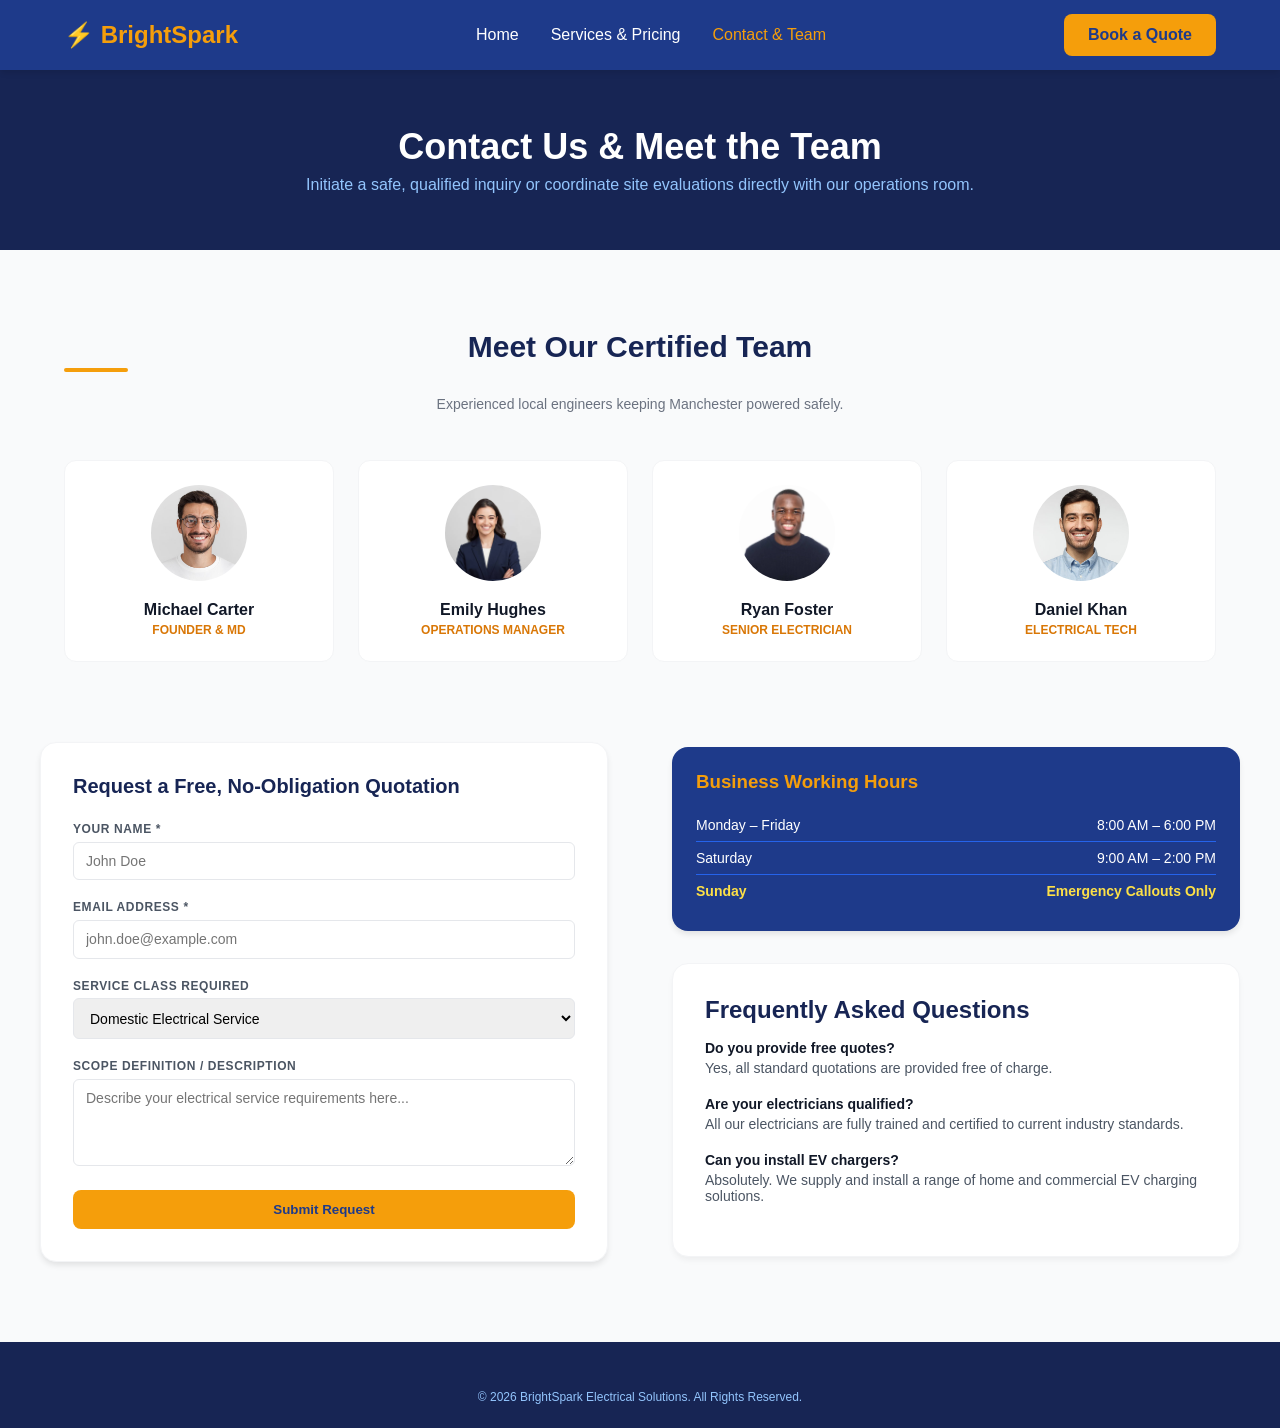
<file: brightspark/contact.html>
<!DOCTYPE html>
<html lang="en">
<head>
    <meta charset="UTF-8">
    <meta name="viewport" content="width=device-width, initial-scale=1.0">
    <title>Contact Us & Meet the Team | BrightSpark Electrical Solutions</title>
    <link rel="stylesheet" href="style.css">
    <script src="main.js" defer></script>
</head>
<body>

    <header class="site-header">
        <div class="container nav-wrapper">
            <div class="logo">⚡ <span class="logo-highlight">BrightSpark</span></div>
            <nav class="main-nav">
                <a href="index.html" class="nav-link">Home</a>
                <a href="services.html" class="nav-link">Services & Pricing</a>
                <a href="contact.html" class="nav-link">Contact & Team</a>
            </nav>
            <a href="contact.html" class="btn btn-primary">Book a Quote</a>
        </div>
    </header>

    <section class="subpage-banner">
        <div class="container">
            <h1>Contact Us & Meet the Team</h1>
            <p>Initiate a safe, qualified inquiry or coordinate site evaluations directly with our operations room.</p>
        </div>
    </section>

    <section class="section-padding">
        <div class="container">
            <h2 class="section-title text-center">Meet Our Certified Team</h2>
            <p style="text-align: center; color: #6b7280; font-size: 0.875rem; margin-bottom: 3rem;">Experienced local engineers keeping Manchester powered safely.</p>
            
            <div class="grid-4">
                <div class="team-card">
                    <img src="./images/person1.jpg" alt="Michael Carter Profile Headshot" class="team-avatar">
                    <h3>Michael Carter</h3>
                    <div class="team-role">Founder & MD</div>
                </div>
                <div class="team-card">
                    <img src="./images/person4W.jpg" alt="Emily Hughes Profile Headshot" class="team-avatar">
                    <h3>Emily Hughes</h3>
                    <div class="team-role">Operations Manager</div>
                </div>
                <div class="team-card">
                    <img src="./images/person2.jpg" alt="Ryan Foster Profile Headshot" class="team-avatar">
                    <h3>Ryan Foster</h3>
                    <div class="team-role">Senior Electrician</div>
                </div>
                <div class="team-card">
                    <img src="./images/person3.jpg" alt="Daniel Khan Profile Headshot" class="team-avatar">
                    <h3>Daniel Khan</h3>
                    <div class="team-role">Electrical Tech</div>
                </div>
            </div>
        </div>
    </section>

    <main class="container section-padding grid-2" style="padding-top: 0;">
        
        <div class="form-card shadow-md">
            <h2 style="font-size: 1.25rem; color: #172554; margin-bottom: 1.5rem;">Request a Free, No-Obligation Quotation</h2>
            <form class="interactive-form">
                <div class="form-group">
                    <label class="form-label" for="client-name">Your Name *</label>
                    <input type="text" id="client-name" class="form-control" placeholder="John Doe" required>
                </div>
                <div class="form-group">
                    <label class="form-label" for="client-email">Email Address *</label>
                    <input type="email" id="client-email" class="form-control" placeholder="john.doe@example.com" required>
                </div>
                <div class="form-group">
                    <label class="form-label" for="assignment-class">Service Class Required</label>
                    <select id="assignment-class" class="form-control">
                        <option>Domestic Electrical Service</option>
                        <option>Commercial Maintenance / Fit-Out</option>
                        <option>EV Charger Point Installation</option>
                        <option>Electrical Safety Inspection (EICR)</option>
                    </select>
                </div>
                <div class="form-group">
                    <label class="form-label" for="project-description">Scope Definition / Description</label>
                    <textarea id="project-description" class="form-control" rows="4" placeholder="Describe your electrical service requirements here..."></textarea>
                </div>
                <button type="submit" class="btn btn-primary btn-full">Submit Request</button>
            </form>
        </div>

        <div class="info-sidebar">
            <div class="hours-box shadow-md">
                <h3>Business Working Hours</h3>
                <div class="hours-row"><span>Monday – Friday</span><span>8:00 AM – 6:00 PM</span></div>
                <div class="hours-row"><span>Saturday</span><span>9:00 AM – 2:00 PM</span></div>
                <div class="hours-row hours-row-emergency"><span>Sunday</span><span>Emergency Callouts Only</span></div>
            </div>

            <div class="faq-box card-list">
                <h3>Frequently Asked Questions</h3>
                <div class="faq-item">
                    <div class="faq-q">Do you provide free quotes?</div>
                    <div class="faq-a">Yes, all standard quotations are provided free of charge.</div>
                </div>
                <div class="faq-item">
                    <div class="faq-q">Are your electricians qualified?</div>
                    <div class="faq-a">All our electricians are fully trained and certified to current industry standards.</div>
                </div>
                <div class="faq-item">
                    <div class="faq-q">Can you install EV chargers?</div>
                    <div class="faq-a">Absolutely. We supply and install a range of home and commercial EV charging solutions.</div>
                </div>
            </div>
        </div>
    </main>

    <footer class="site-footer">
        <div class="container copyright">
            &copy; 2026 BrightSpark Electrical Solutions. All Rights Reserved.
        </div>
    </footer>

</body>
</html>
</file>
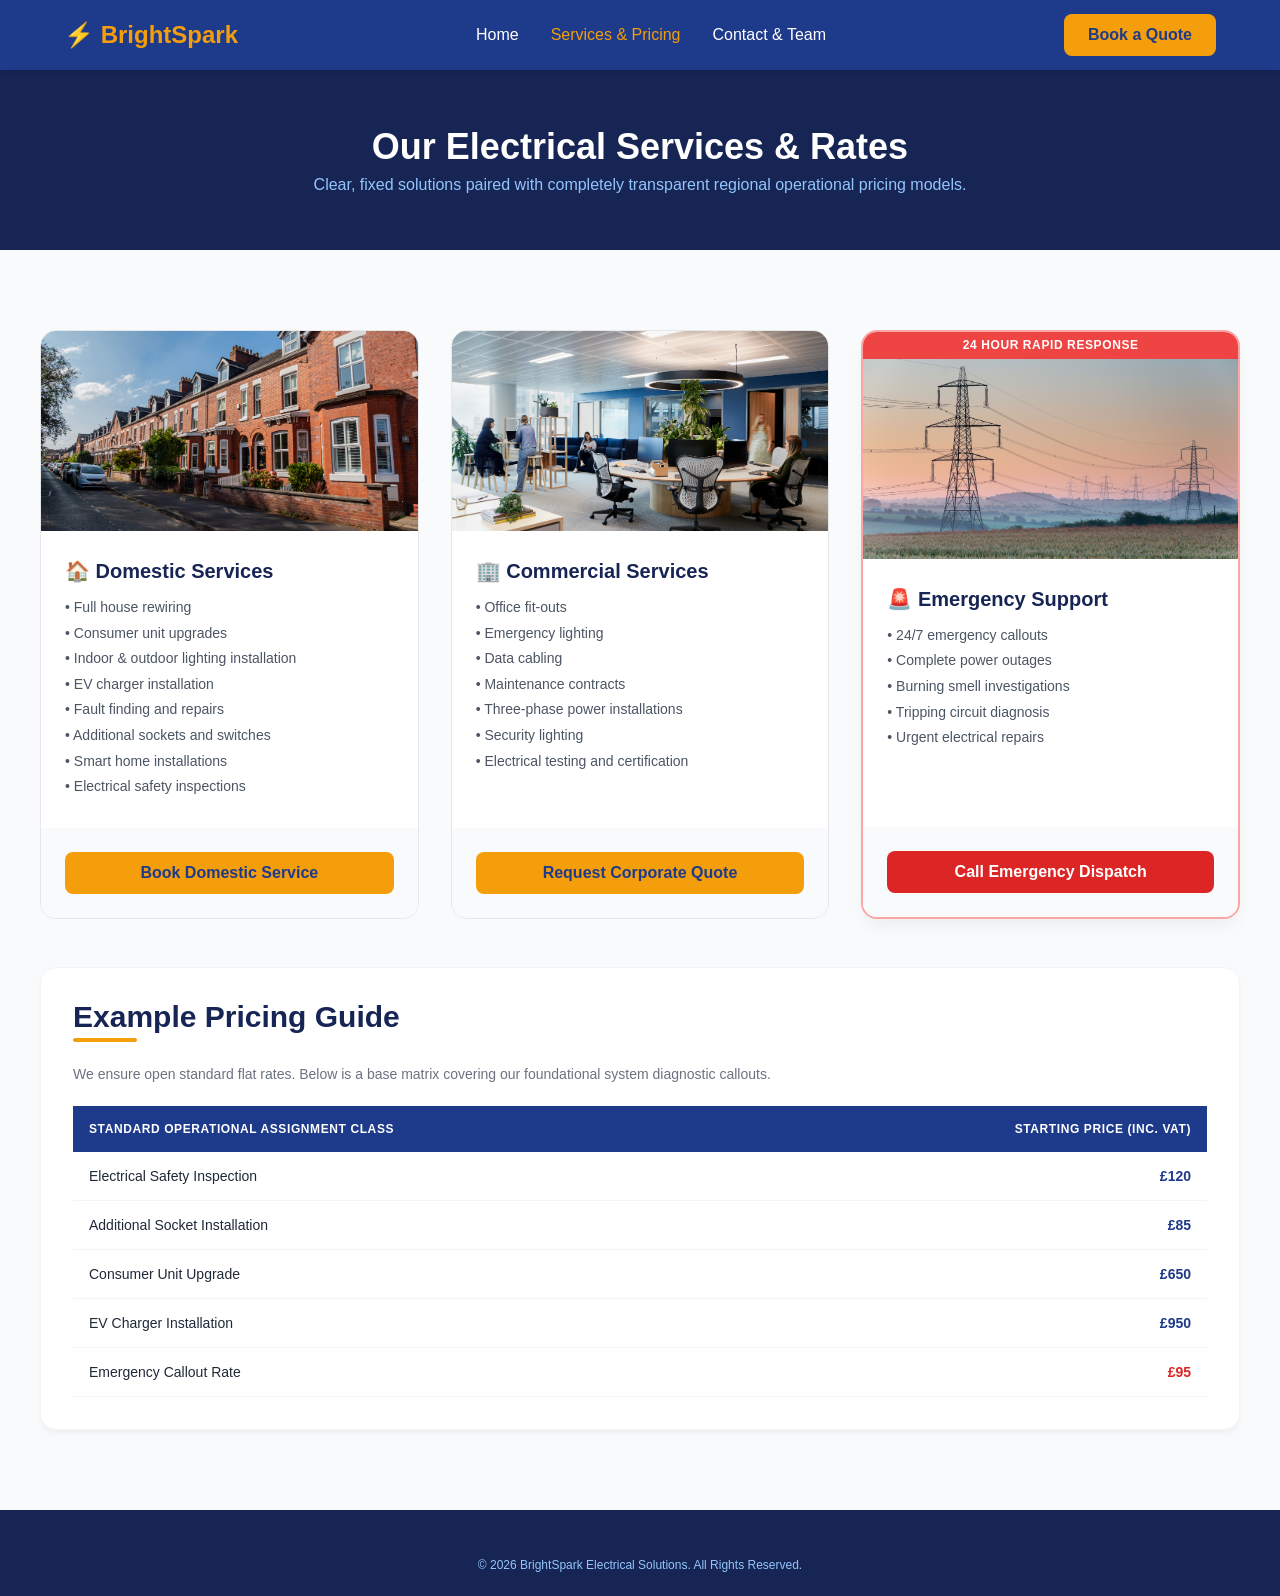
<file: brightspark/services.html>
<!DOCTYPE html>
<html lang="en">
<head>
    <meta charset="UTF-8">
    <meta name="viewport" content="width=device-width, initial-scale=1.0">
    <title>Services & Pricing Guide | BrightSpark Electrical Solutions</title>
    <link rel="stylesheet" href="style.css">
    <script src="main.js" defer></script>
</head>
<body>

    <header class="site-header">
        <div class="container nav-wrapper">
            <div class="logo">⚡ <span class="logo-highlight">BrightSpark</span></div>
            <nav class="main-nav">
                <a href="index.html" class="nav-link">Home</a>
                <a href="services.html" class="nav-link">Services & Pricing</a>
                <a href="contact.html" class="nav-link">Contact & Team</a>
            </nav>
            <a href="contact.html" class="btn btn-primary">Book a Quote</a>
        </div>
    </header>

    <section class="subpage-banner">
        <div class="container">
            <h1>Our Electrical Services & Rates</h1>
            <p>Clear, fixed solutions paired with completely transparent regional operational pricing models.</p>
        </div>
    </section>

    <main class="container section-padding">
        <div class="grid-3 mb-12">
            
            <div class="service-card">
                <div>
                    <img src="./images/house.jpg" alt="Residential wiring installations setup" class="card-img">
                    <div class="card-body">
                        <h2>🏠 Domestic Services</h2>
                        <ul class="card-ul">
                            <li>• Full house rewiring</li>
                            <li>• Consumer unit upgrades</li>
                            <li>• Indoor & outdoor lighting installation</li>
                            <li>• EV charger installation</li>
                            <li>• Fault finding and repairs</li>
                            <li>• Additional sockets and switches</li>
                            <li>• Smart home installations</li>
                            <li>• Electrical safety inspections</li>
                        </ul>
                    </div>
                </div>
                <div class="card-footer">
                    <a href="contact.html" class="btn btn-primary btn-full">Book Domestic Service</a>
                </div>
            </div>

            <div class="service-card">
                <div>
                    <img src="./images/office.jpg" alt="Commercial data panel distributions layout" class="card-img">
                    <div class="card-body">
                        <h2>🏢 Commercial Services</h2>
                        <ul class="card-ul">
                            <li>• Office fit-outs</li>
                            <li>• Emergency lighting</li>
                            <li>• Data cabling</li>
                            <li>• Maintenance contracts</li>
                            <li>• Three-phase power installations</li>
                            <li>• Security lighting</li>
                            <li>• Electrical testing and certification</li>
                        </ul>
                    </div>
                </div>
                <div class="card-footer">
                    <a href="contact.html" class="btn btn-primary btn-full">Request Corporate Quote</a>
                </div>
            </div>

            <div class="service-card service-card-emergency">
                <div>
                    <div class="emergency-ribbon">24 Hour Rapid Response</div>
                    <img src="./images/pylon.jpg" alt="Emergency dispatch industrial systems van" class="card-img">
                    <div class="card-body">
                        <h2>🚨 Emergency Support</h2>
                        <ul class="card-ul">
                            <li>• 24/7 emergency callouts</li>
                            <li>• Complete power outages</li>
                            <li>• Burning smell investigations</li>
                            <li>• Tripping circuit diagnosis</li>
                            <li>• Urgent electrical repairs</li>
                        </ul>
                    </div>
                </div>
                <div class="card-footer">
                    <a href="tel:01615550199" class="btn btn-emergency btn-full">Call Emergency Dispatch</a>
                </div>
            </div>

        </div>

        <div class="card-list shadow-lg">
            <h2 class="section-title">Example Pricing Guide</h2>
            <p style="color: #6b7280; font-size: 0.875rem; margin-bottom: 1.5rem;">We ensure open standard flat rates. Below is a base matrix covering our foundational system diagnostic callouts.</p>
            <div class="table-responsive">
                <table class="pricing-table">
                    <thead>
                        <tr>
                            <th>Standard Operational Assignment Class</th>
                            <th class="text-right">Starting Price (inc. VAT)</th>
                        </tr>
                    </thead>
                    <tbody>
                        <tr><td>Electrical Safety Inspection</td><td class="text-right font-bold color-blue">£120</td></tr>
                        <tr><td>Additional Socket Installation</td><td class="text-right font-bold color-blue">£85</td></tr>
                        <tr><td>Consumer Unit Upgrade</td><td class="text-right font-bold color-blue">£650</td></tr>
                        <tr><td>EV Charger Installation</td><td class="text-right font-bold color-blue">£950</td></tr>
                        <tr><td>Emergency Callout Rate</td><td class="text-right font-bold color-red">£95</td></tr>
                    </tbody>
                </table>
            </div>
        </div>
    </main>

    <footer class="site-footer">
        <div class="container copyright">
            &copy; 2026 BrightSpark Electrical Solutions. All Rights Reserved.
        </div>
    </footer>

</body>
</html>
</file>
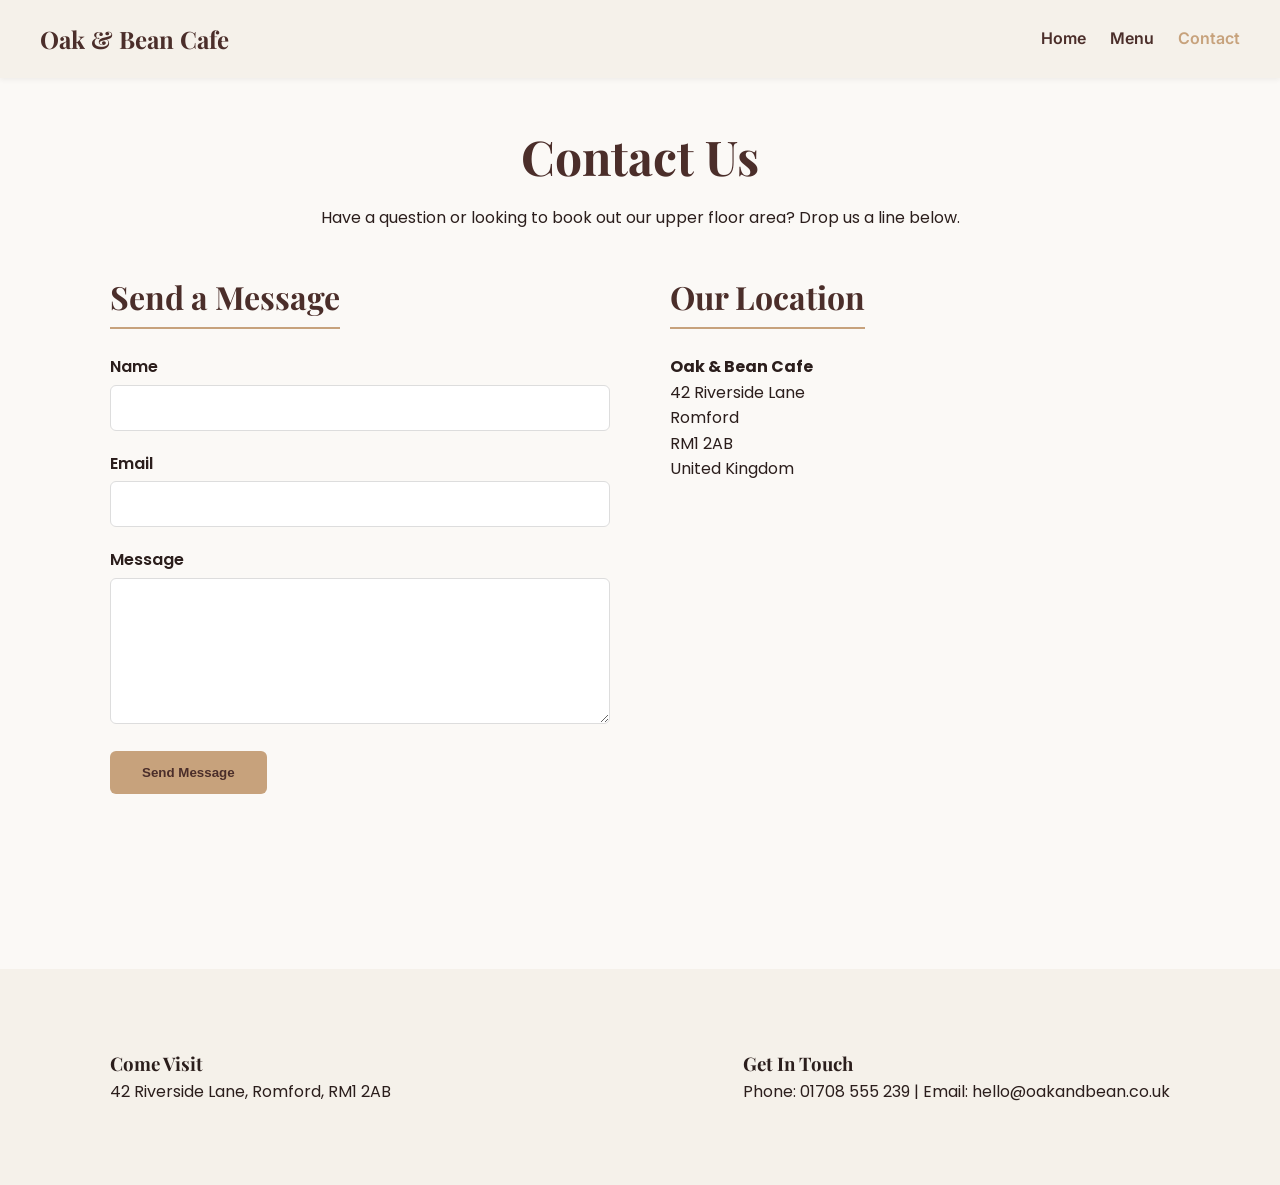
<file: Oak-and-Bean/contact.html>
<!DOCTYPE html>
<html lang="en">
<head>
    <meta charset="UTF-8">
    <meta name="viewport" content="width=device-width, initial-scale=1.0">
    <title>Contact Us | Oak & Bean Cafe</title>
    <link rel="stylesheet" href="style.css">
</head>
<body>

    <a href="#main-content" class="skip-link">Skip to main content</a>

    <header class="main-header">
        <div class="logo">Oak & Bean Cafe</div>
        <nav class="nav-links">
            <a href="index.html" class="nav-item">Home</a>
            <a href="menu.html" class="nav-item">Menu</a>
            <a href="contact.html" class="nav-item active-nav">Contact</a>
        </nav>
    </header>

    <main id="main-content" class="container">
        <section class="page-title">
            <h1>Contact Us</h1>
            <p>Have a question or looking to book out our upper floor area? Drop us a line below.</p>
        </section>

        <div class="grid-two-col">
            <section class="contact-form-container">
                <h2>Send a Message</h2>
                <form id="contact-form" class="contact-form">
                    <div class="form-group">
                        <label for="contact-name">Name</label>
                        <input type="text" id="contact-name" required>
                    </div>
                    <div class="form-group">
                        <label for="contact-email">Email</label>
                        <input type="email" id="contact-email" required>
                    </div>
                    <div class="form-group">
                        <label for="contact-message">Message</label>
                        <textarea id="contact-message" rows="6" required></textarea>
                    </div>
                    <button type="submit" class="btn">Send Message</button>
                </form>
                <p id="contact-feedback" class="form-message"></p>
            </section>

            <section class="contact-info-pane">
                <h2>Our Location</h2>
                <p class="address-block">
                    <strong>Oak & Bean Cafe</strong><br>
                    42 Riverside Lane<br>
                    Romford<br>
                    RM1 2AB<br>
                    United Kingdom
                </p>
            </section>
        </div>
    </main>

    <footer class="footer-section">
        <div class="container footer-grid">
            <div>
                <h3>Come Visit</h3>
                <p>42 Riverside Lane, Romford, RM1 2AB</p>
            </div>
            <div>
                <h3>Get In Touch</h3>
                <p>Phone: 01708 555 239 | Email: hello@oakandbean.co.uk</p>
            </div>
        </div>
    </footer>

    <script src="script.js"></script>
</body>
</html>
</file>
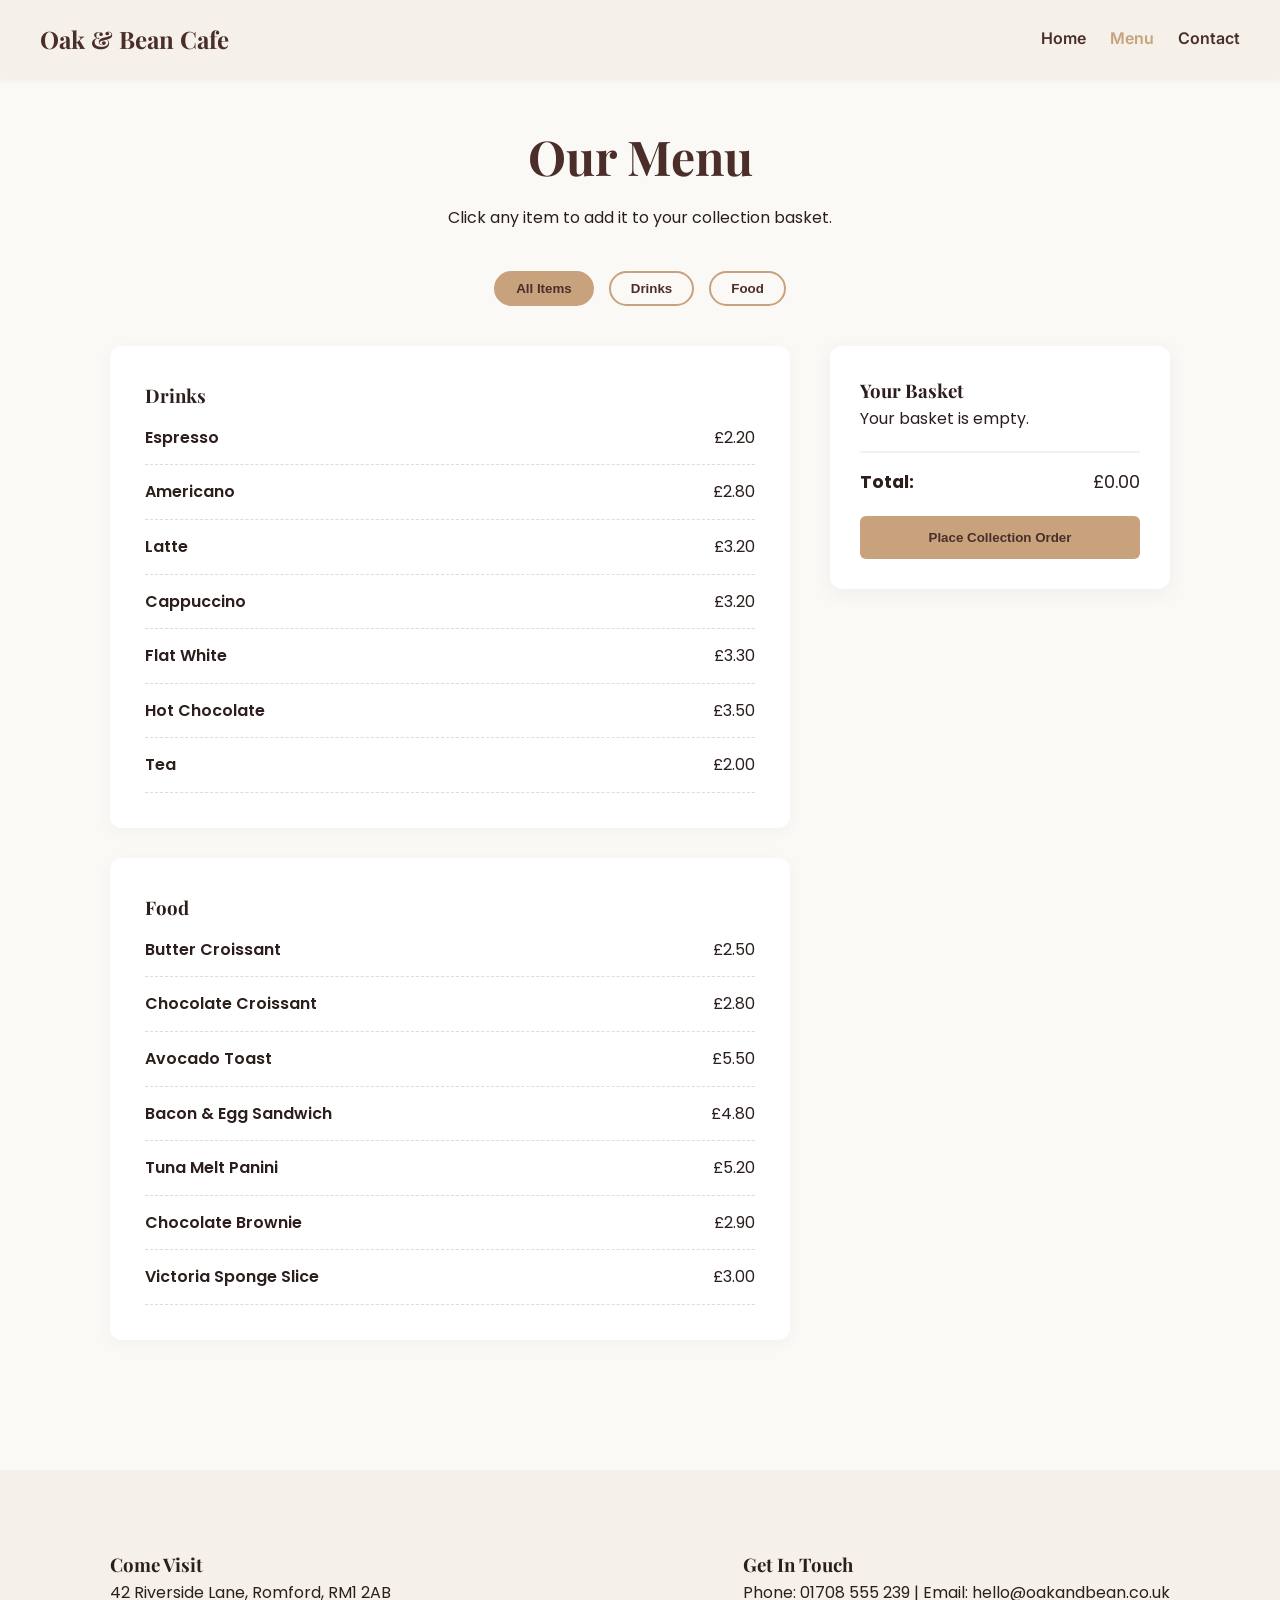
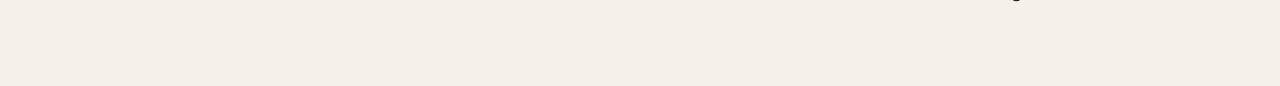
<file: Oak-and-Bean/menu.html>
<!DOCTYPE html>
<html lang="en">
<head>
    <meta charset="UTF-8">
    <meta name="viewport" content="width=device-width, initial-scale=1.0">
    <title>Menu | Oak & Bean Cafe</title>
    <link rel="stylesheet" href="style.css">
</head>
<body>

    <a href="#main-content" class="skip-link">Skip to main content</a>

    <header class="main-header">
        <div class="logo">Oak & Bean Cafe</div>
        <nav class="nav-links">
            <a href="index.html" class="nav-item">Home</a>
            <a href="menu.html" class="nav-item active-nav">Menu</a>
            <a href="contact.html" class="nav-item">Contact</a>
        </nav>
    </header>

    <main id="main-content" class="container">
        <section class="page-title">
            <h1>Our Menu</h1>
            <p>Click any item to add it to your collection basket.</p>
        </section>

        <div class="filter-container">
            <button class="filter-btn active" data-filter="all">All Items</button>
            <button class="filter-btn" data-filter="drinks">Drinks</button>
            <button class="filter-btn" data-filter="food">Food</button>
        </div>

        <div class="menu-layout-grid">
            <div class="menu-items-pane">
                <div class="menu-card" data-category="drinks">
                    <h3>Drinks</h3>
                    <ul>
                        <li class="orderable-item"><span>Espresso</span> <span>£2.20</span></li>
                        <li class="orderable-item"><span>Americano</span> <span>£2.80</span></li>
                        <li class="orderable-item"><span>Latte</span> <span>£3.20</span></li>
                        <li class="orderable-item"><span>Cappuccino</span> <span>£3.20</span></li>
                        <li class="orderable-item"><span>Flat White</span> <span>£3.30</span></li>
                        <li class="orderable-item"><span>Hot Chocolate</span> <span>£3.50</span></li>
                        <li class="orderable-item"><span>Tea</span> <span>£2.00</span></li>
                    </ul>
                </div>
                <div class="menu-card" data-category="food">
                    <h3>Food</h3>
                    <ul>
                        <li class="orderable-item"><span>Butter Croissant</span> <span>£2.50</span></li>
                        <li class="orderable-item"><span>Chocolate Croissant</span> <span>£2.80</span></li>
                        <li class="orderable-item"><span>Avocado Toast</span> <span>£5.50</span></li>
                        <li class="orderable-item"><span>Bacon & Egg Sandwich</span> <span>£4.80</span></li>
                        <li class="orderable-item"><span>Tuna Melt Panini</span> <span>£5.20</span></li>
                        <li class="orderable-item"><span>Chocolate Brownie</span> <span>£2.90</span></li>
                        <li class="orderable-item"><span>Victoria Sponge Slice</span> <span>£3.00</span></li>
                    </ul>
                </div>
            </div>

            <div class="basket-pane">
                <div class="sticky-basket">
                    <h3>Your Basket</h3>
                    <div id="basket-items">
                        <p class="empty-message">Your basket is empty.</p>
                    </div>
                    <div class="basket-total">
                        <strong>Total:</strong> <span id="basket-cost">£0.00</span>
                    </div>
                    <button id="checkout-btn" class="btn checkout-btn">Place Collection Order</button>
                </div>
            </div>
        </div>
    </main>

    <div id="order-modal" class="modal">
        <div class="modal-content">
            <span class="close-modal">&times;</span>
            <h2>Order Received!</h2>
            <p>Your items are being fresh-cooked and brewed. They will be ready for collection at our counter in 15 minutes.</p>
            <button id="modal-close-btn" class="btn">Awesome</button>
        </div>
    </div>

    <footer class="footer-section">
        <div class="container footer-grid">
            <div>
                <h3>Come Visit</h3>
                <p>42 Riverside Lane, Romford, RM1 2AB</p>
            </div>
            <div>
                <h3>Get In Touch</h3>
                <p>Phone: 01708 555 239 | Email: hello@oakandbean.co.uk</p>
            </div>
        </div>
    </footer>

    <script src="script.js"></script>
</body>
</html>
</file>
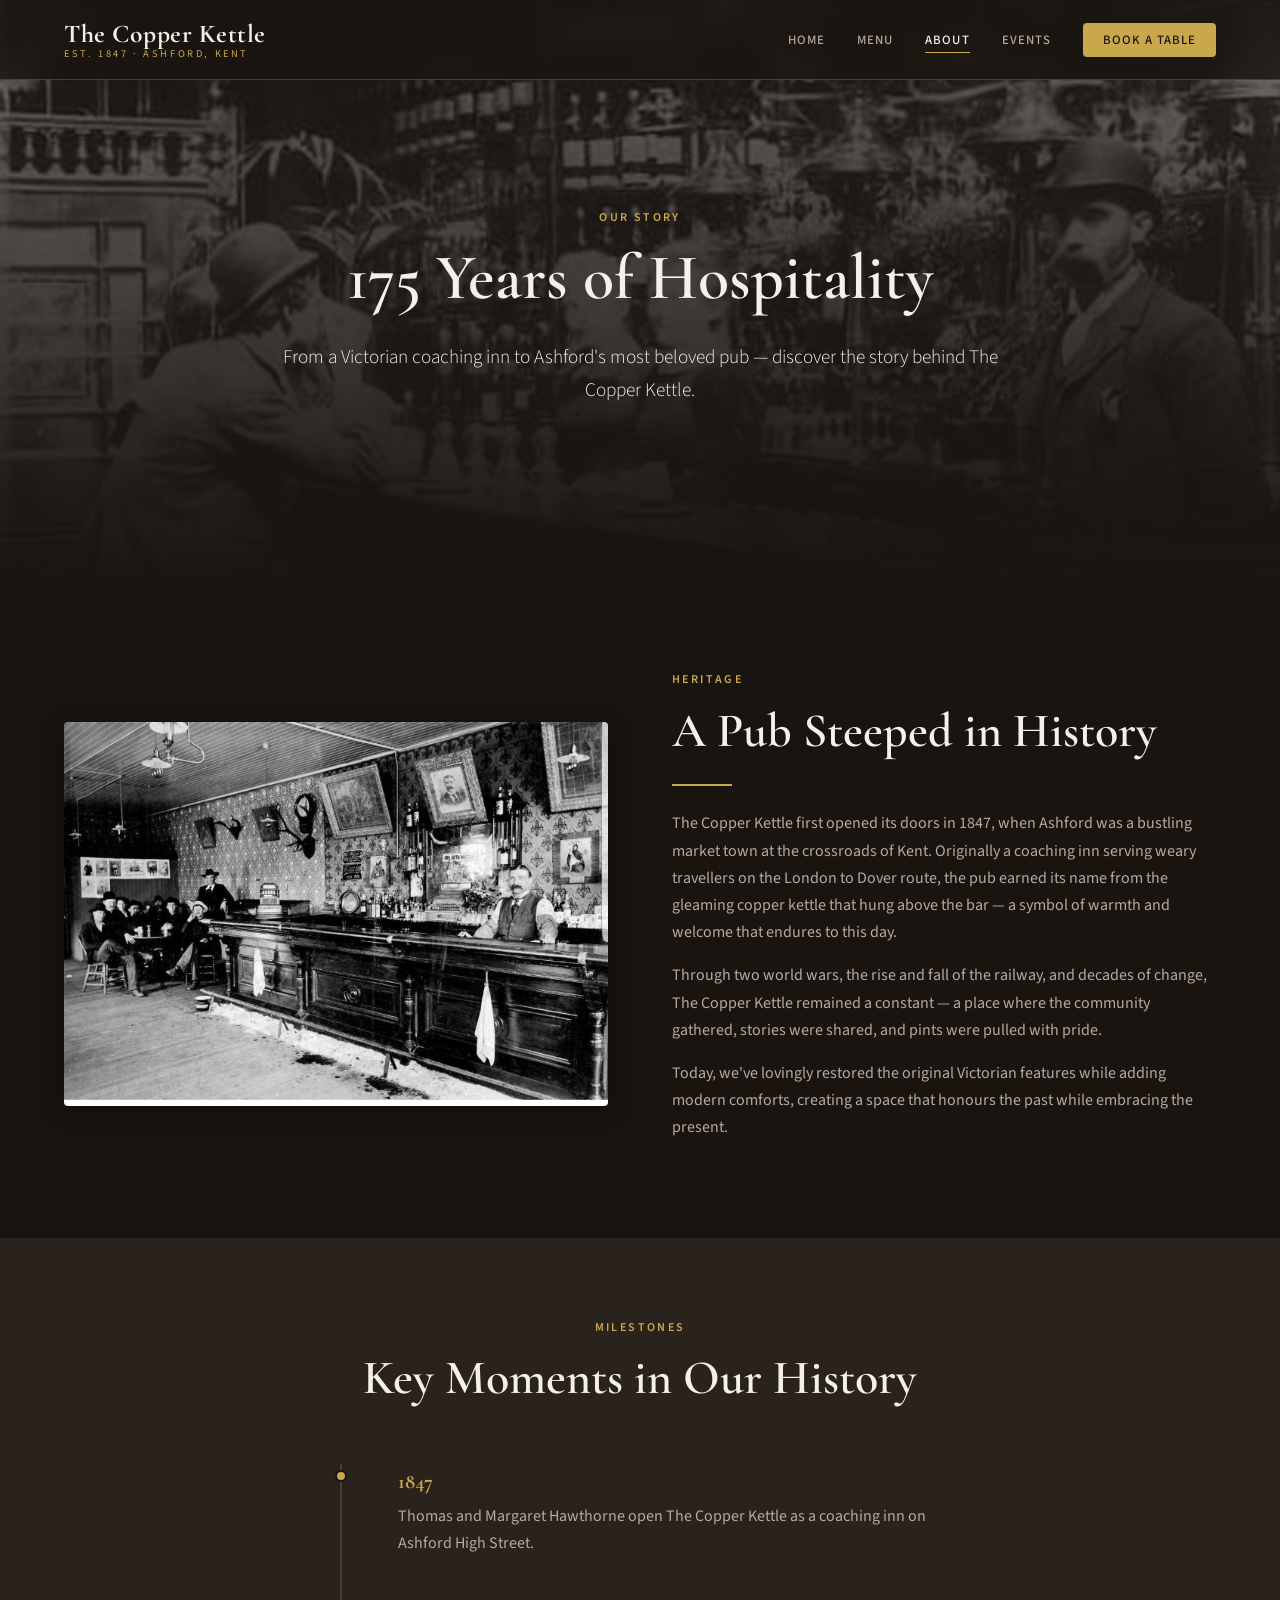
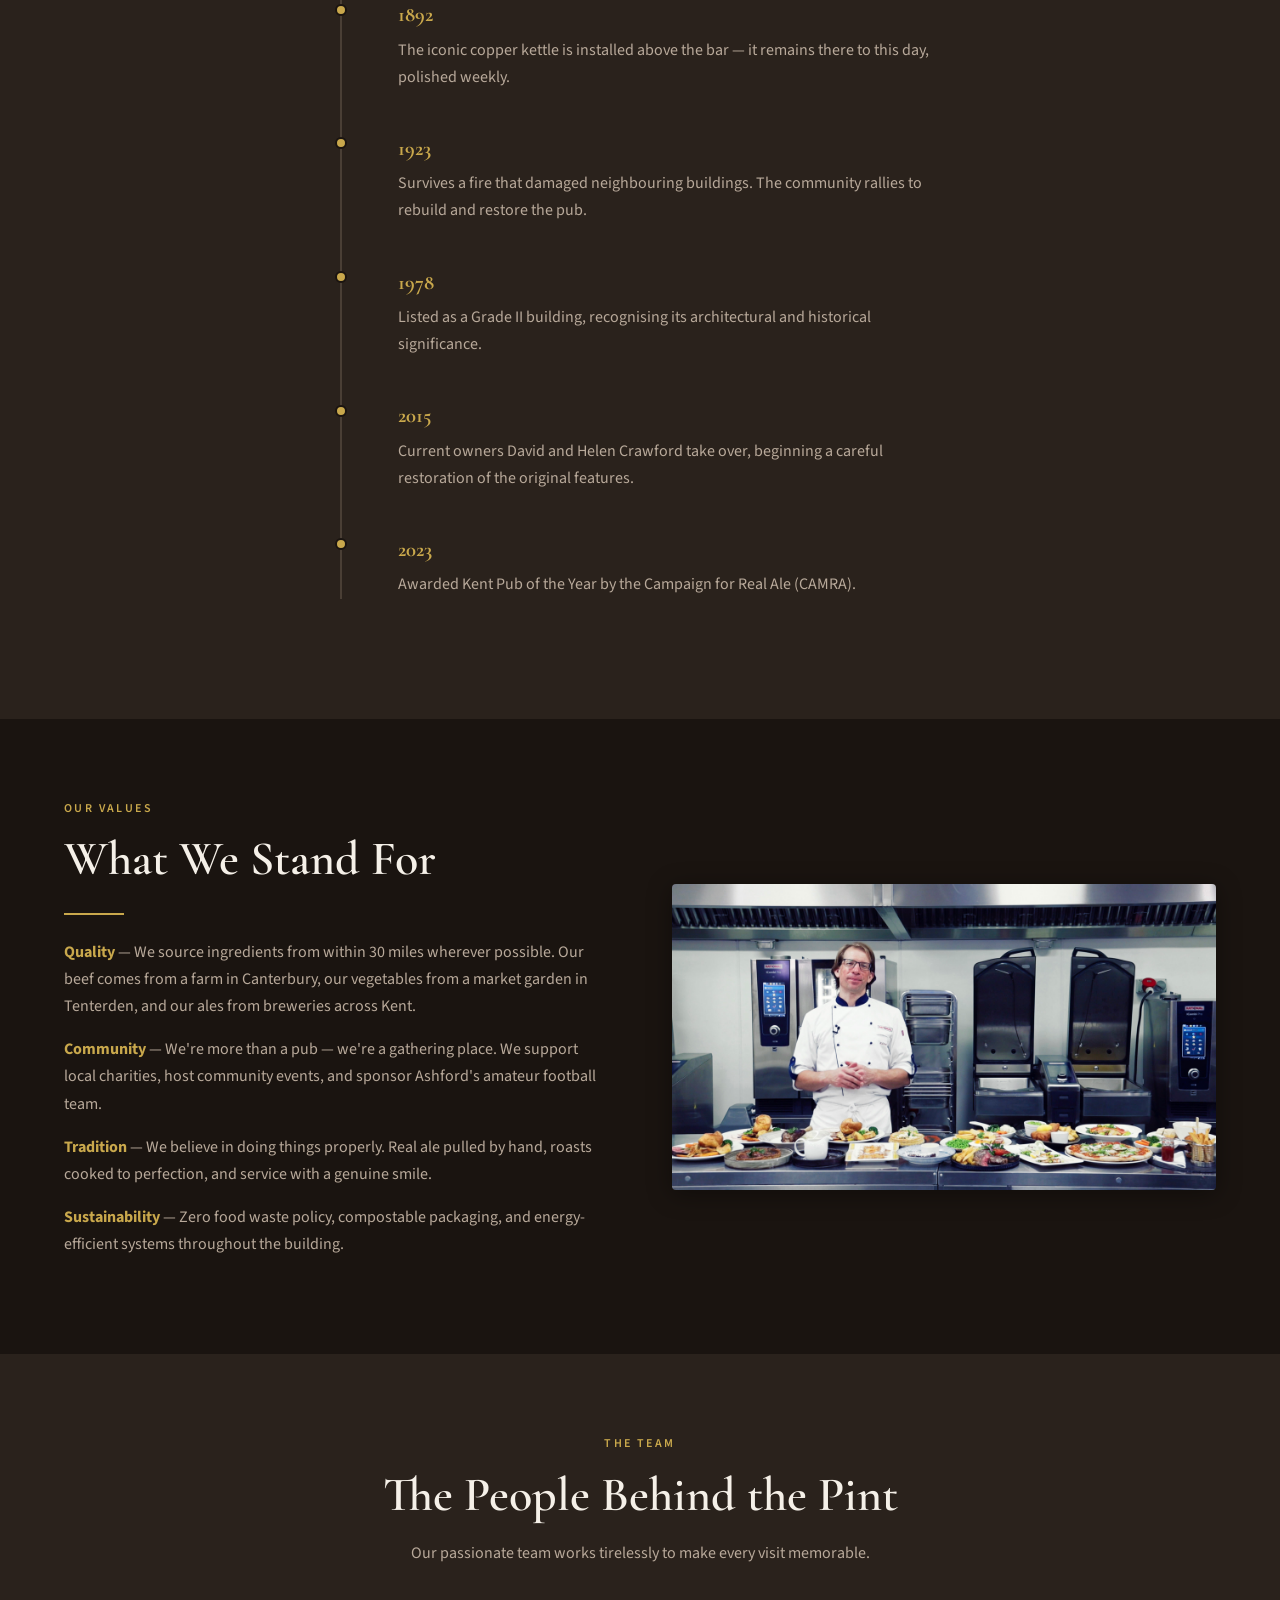
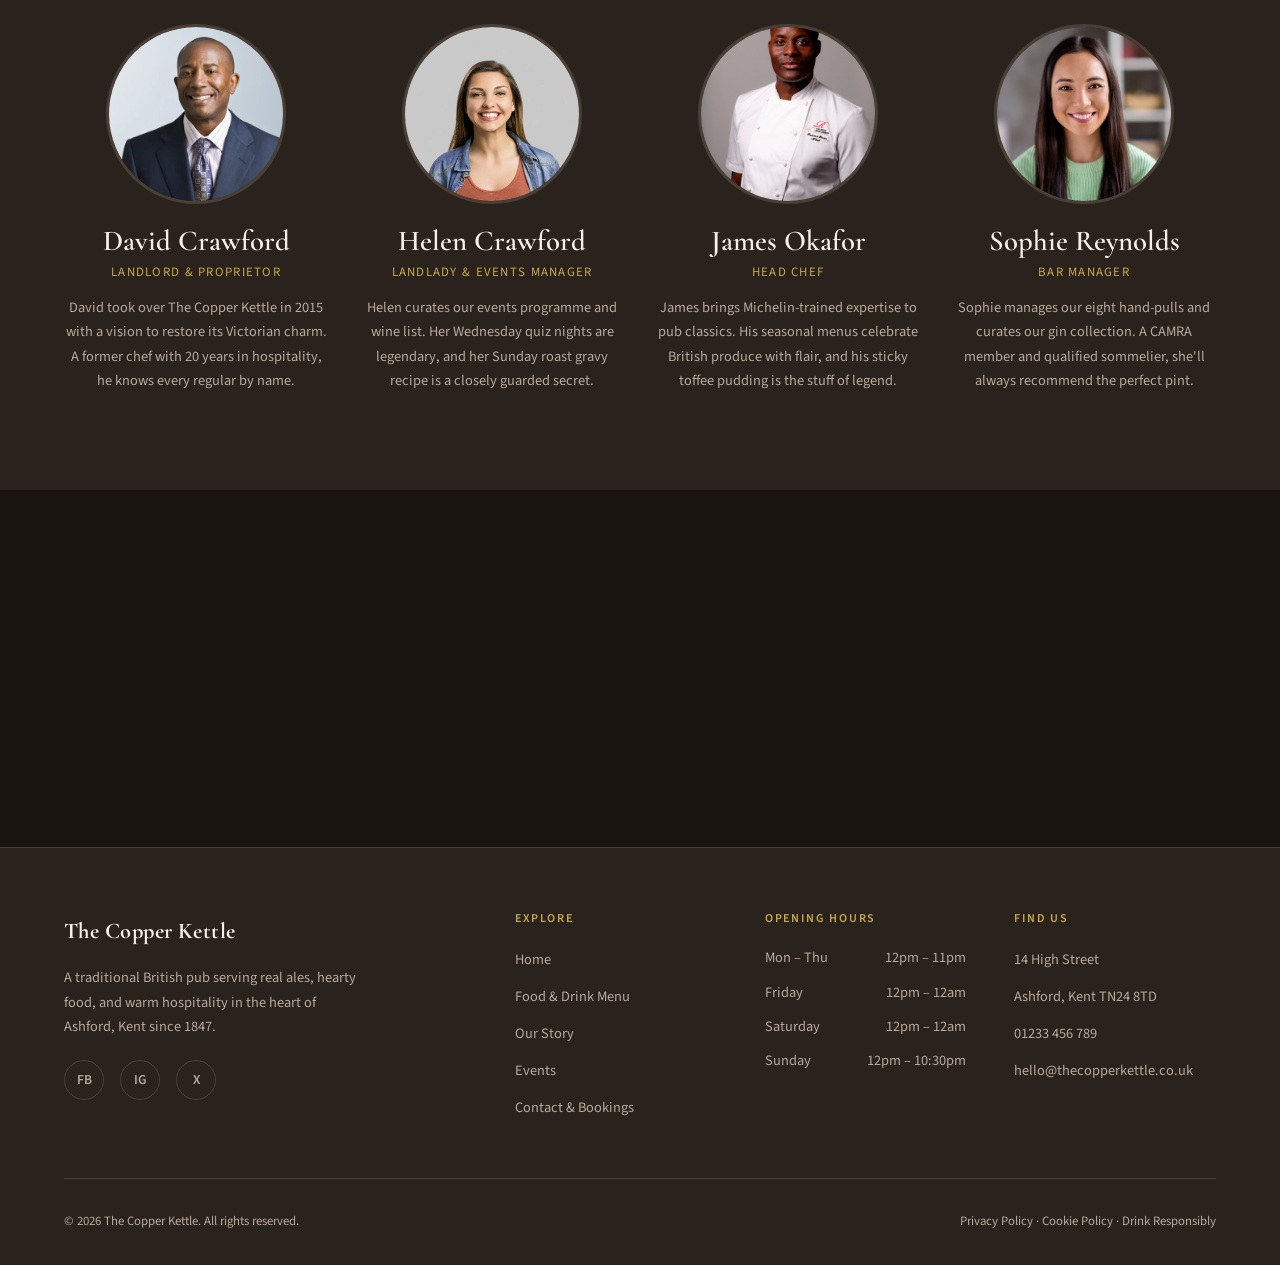
<file: pub/about.html>
<!DOCTYPE html>
<html lang="en-GB">
<head>
  <meta charset="UTF-8">
  <meta name="viewport" content="width=device-width, initial-scale=1.0">
  <meta name="description" content="Discover the history and people behind The Copper Kettle — a beloved traditional pub in Ashford, Kent, serving the community since 1847.">
  <title>Our Story | The Copper Kettle</title>
  <link rel="stylesheet" href="css/styles.css">
</head>
<body>

  <!-- Header -->
  <header class="site-header">
    <div class="container header-inner">
      <a href="index.html" class="logo">
        <span class="logo-name">The Copper Kettle</span>
        <span class="logo-tagline">Est. 1847 &middot; Ashford, Kent</span>
      </a>
      <button class="menu-toggle" aria-label="Toggle navigation">
        <span></span>
        <span></span>
        <span></span>
      </button>
      <nav class="main-nav">
        <ul>
          <li><a href="index.html">Home</a></li>
          <li><a href="menu.html">Menu</a></li>
          <li><a href="about.html" class="active">About</a></li>
          <li><a href="events.html">Events</a></li>
          <li><a href="contact.html" class="nav-cta">Book a Table</a></li>
        </ul>
      </nav>
    </div>
  </header>

  <!-- Page Hero -->
  <section class="hero hero-small">
    <div class="hero-bg" style="background-image: url('./images/oldpub.jpg')"></div>
    <div class="hero-content">
      <span class="section-label">Our Story</span>
      <h1>175 Years of Hospitality</h1>
      <p class="lead">From a Victorian coaching inn to Ashford's most beloved pub — discover the story behind The Copper Kettle.</p>
    </div>
  </section>

  <!-- History -->
  <section>
    <div class="container two-col fade-in">
      <img src="./images/oldpub2.jpg" alt="Vintage photograph of The Copper Kettle from the 1800s">
      <div>
        <span class="section-label">Heritage</span>
        <h2>A Pub Steeped in History</h2>
        <div class="divider" style="margin-left: 0;"></div>
        <p>The Copper Kettle first opened its doors in 1847, when Ashford was a bustling market town at the crossroads of Kent. Originally a coaching inn serving weary travellers on the London to Dover route, the pub earned its name from the gleaming copper kettle that hung above the bar — a symbol of warmth and welcome that endures to this day.</p>
        <p>Through two world wars, the rise and fall of the railway, and decades of change, The Copper Kettle remained a constant — a place where the community gathered, stories were shared, and pints were pulled with pride.</p>
        <p>Today, we've lovingly restored the original Victorian features while adding modern comforts, creating a space that honours the past while embracing the present.</p>
      </div>
    </div>
  </section>

  <!-- Timeline -->
  <section class="bg-dark">
    <div class="container">
      <div class="section-header fade-in">
        <span class="section-label">Milestones</span>
        <h2>Key Moments in Our History</h2>
      </div>
      <div class="timeline fade-in" style="max-width: 600px; margin: 0 auto;">
        <div class="timeline-item">
          <div class="year">1847</div>
          <p>Thomas and Margaret Hawthorne open The Copper Kettle as a coaching inn on Ashford High Street.</p>
        </div>
        <div class="timeline-item">
          <div class="year">1892</div>
          <p>The iconic copper kettle is installed above the bar — it remains there to this day, polished weekly.</p>
        </div>
        <div class="timeline-item">
          <div class="year">1923</div>
          <p>Survives a fire that damaged neighbouring buildings. The community rallies to rebuild and restore the pub.</p>
        </div>
        <div class="timeline-item">
          <div class="year">1978</div>
          <p>Listed as a Grade II building, recognising its architectural and historical significance.</p>
        </div>
        <div class="timeline-item">
          <div class="year">2015</div>
          <p>Current owners David and Helen Crawford take over, beginning a careful restoration of the original features.</p>
        </div>
        <div class="timeline-item">
          <div class="year">2023</div>
          <p>Awarded Kent Pub of the Year by the Campaign for Real Ale (CAMRA).</p>
        </div>
      </div>
    </div>
  </section>

  <!-- Values -->
  <section>
    <div class="container two-col reverse fade-in">
      <img src="./images/kitchen.jpg" alt="Chef preparing fresh local ingredients in the pub kitchen">
      <div>
        <span class="section-label">Our Values</span>
        <h2>What We Stand For</h2>
        <div class="divider" style="margin-left: 0;"></div>
        <p><strong class="text-accent">Quality</strong> — We source ingredients from within 30 miles wherever possible. Our beef comes from a farm in Canterbury, our vegetables from a market garden in Tenterden, and our ales from breweries across Kent.</p>
        <p><strong class="text-accent">Community</strong> — We're more than a pub — we're a gathering place. We support local charities, host community events, and sponsor Ashford's amateur football team.</p>
        <p><strong class="text-accent">Tradition</strong> — We believe in doing things properly. Real ale pulled by hand, roasts cooked to perfection, and service with a genuine smile.</p>
        <p><strong class="text-accent">Sustainability</strong> — Zero food waste policy, compostable packaging, and energy-efficient systems throughout the building.</p>
      </div>
    </div>
  </section>

  <!-- Team -->
  <section class="bg-dark">
    <div class="container">
      <div class="section-header fade-in">
        <span class="section-label">The Team</span>
        <h2>The People Behind the Pint</h2>
        <p>Our passionate team works tirelessly to make every visit memorable.</p>
      </div>
      <div class="team-grid">
        <div class="team-member fade-in">
          <img src="./images/man.jpg" alt="David Crawford, Landlord">
          <h3>David Crawford</h3>
          <p class="role">Landlord &amp; Proprietor</p>
          <p>David took over The Copper Kettle in 2015 with a vision to restore its Victorian charm. A former chef with 20 years in hospitality, he knows every regular by name.</p>
        </div>
        <div class="team-member fade-in">
          <img src="./images/woman.jpg" alt="Helen Crawford, Landlady">
          <h3>Helen Crawford</h3>
          <p class="role">Landlady &amp; Events Manager</p>
          <p>Helen curates our events programme and wine list. Her Wednesday quiz nights are legendary, and her Sunday roast gravy recipe is a closely guarded secret.</p>
        </div>
        <div class="team-member fade-in">
          <img src="./images/chef.jpg" alt="James Okafor, Head Chef">
          <h3>James Okafor</h3>
          <p class="role">Head Chef</p>
          <p>James brings Michelin-trained expertise to pub classics. His seasonal menus celebrate British produce with flair, and his sticky toffee pudding is the stuff of legend.</p>
        </div>
        <div class="team-member fade-in">
          <img src="./images/woman2.jpg" alt="Sophie Reynolds, Bar Manager">
          <h3>Sophie Reynolds</h3>
          <p class="role">Bar Manager</p>
          <p>Sophie manages our eight hand-pulls and curates our gin collection. A CAMRA member and qualified sommelier, she'll always recommend the perfect pint.</p>
        </div>
      </div>
    </div>
  </section>

  <!-- Awards -->
  <section>
    <div class="container text-center fade-in">
      <span class="section-label">Recognition</span>
      <h2>Awards &amp; Accreditations</h2>
      <div class="divider"></div>
      <div class="info-strip-grid" style="margin-top: 2rem;">
        <div class="info-item">
          <h4>CAMRA</h4>
          <p>Kent Pub of the Year 2023</p>
        </div>
        <div class="info-item">
          <h4>TripAdvisor</h4>
          <p>Certificate of Excellence 2024 &amp; 2025</p>
        </div>
        <div class="info-item">
          <h4>Visit Kent</h4>
          <p>Gold Award for Tourism 2024</p>
        </div>
        <div class="info-item">
          <h4>Food Hygiene</h4>
          <p>5-Star Rating — Kent County Council</p>
        </div>
      </div>
    </div>
  </section>

  <!-- Footer -->
  <footer class="site-footer">
    <div class="container">
      <div class="footer-grid">
        <div class="footer-brand">
          <div class="logo-name">The Copper Kettle</div>
          <p>A traditional British pub serving real ales, hearty food, and warm hospitality in the heart of Ashford, Kent since 1847.</p>
          <div class="social-links">
            <a href="#" aria-label="Facebook">FB</a>
            <a href="#" aria-label="Instagram">IG</a>
            <a href="#" aria-label="Twitter">X</a>
          </div>
        </div>
        <div class="footer-col">
          <h4>Explore</h4>
          <ul>
            <li><a href="index.html">Home</a></li>
            <li><a href="menu.html">Food &amp; Drink Menu</a></li>
            <li><a href="about.html">Our Story</a></li>
            <li><a href="events.html">Events</a></li>
            <li><a href="contact.html">Contact &amp; Bookings</a></li>
          </ul>
        </div>
        <div class="footer-col">
          <h4>Opening Hours</h4>
          <ul class="footer-hours">
            <li><span>Mon – Thu</span> <span>12pm – 11pm</span></li>
            <li><span>Friday</span> <span>12pm – 12am</span></li>
            <li><span>Saturday</span> <span>12pm – 12am</span></li>
            <li><span>Sunday</span> <span>12pm – 10:30pm</span></li>
          </ul>
        </div>
        <div class="footer-col">
          <h4>Find Us</h4>
          <ul>
            <li><a href="contact.html">14 High Street</a></li>
            <li><a href="contact.html">Ashford, Kent TN24 8TD</a></li>
            <li><a href="tel:01233456789">01233 456 789</a></li>
            <li><a href="mailto:hello@thecopperkettle.co.uk">hello@thecopperkettle.co.uk</a></li>
          </ul>
        </div>
      </div>
      <div class="footer-bottom">
        <span>&copy; 2026 The Copper Kettle. All rights reserved.</span>
        <span>
          <a href="#">Privacy Policy</a> &middot;
          <a href="#">Cookie Policy</a> &middot;
          <a href="https://www.drinkaware.co.uk/" target="_blank" rel="noopener">Drink Responsibly</a>
        </span>
      </div>
    </div>
  </footer>

  <script src="js/main.js"></script>
</body>
</html>
</file>
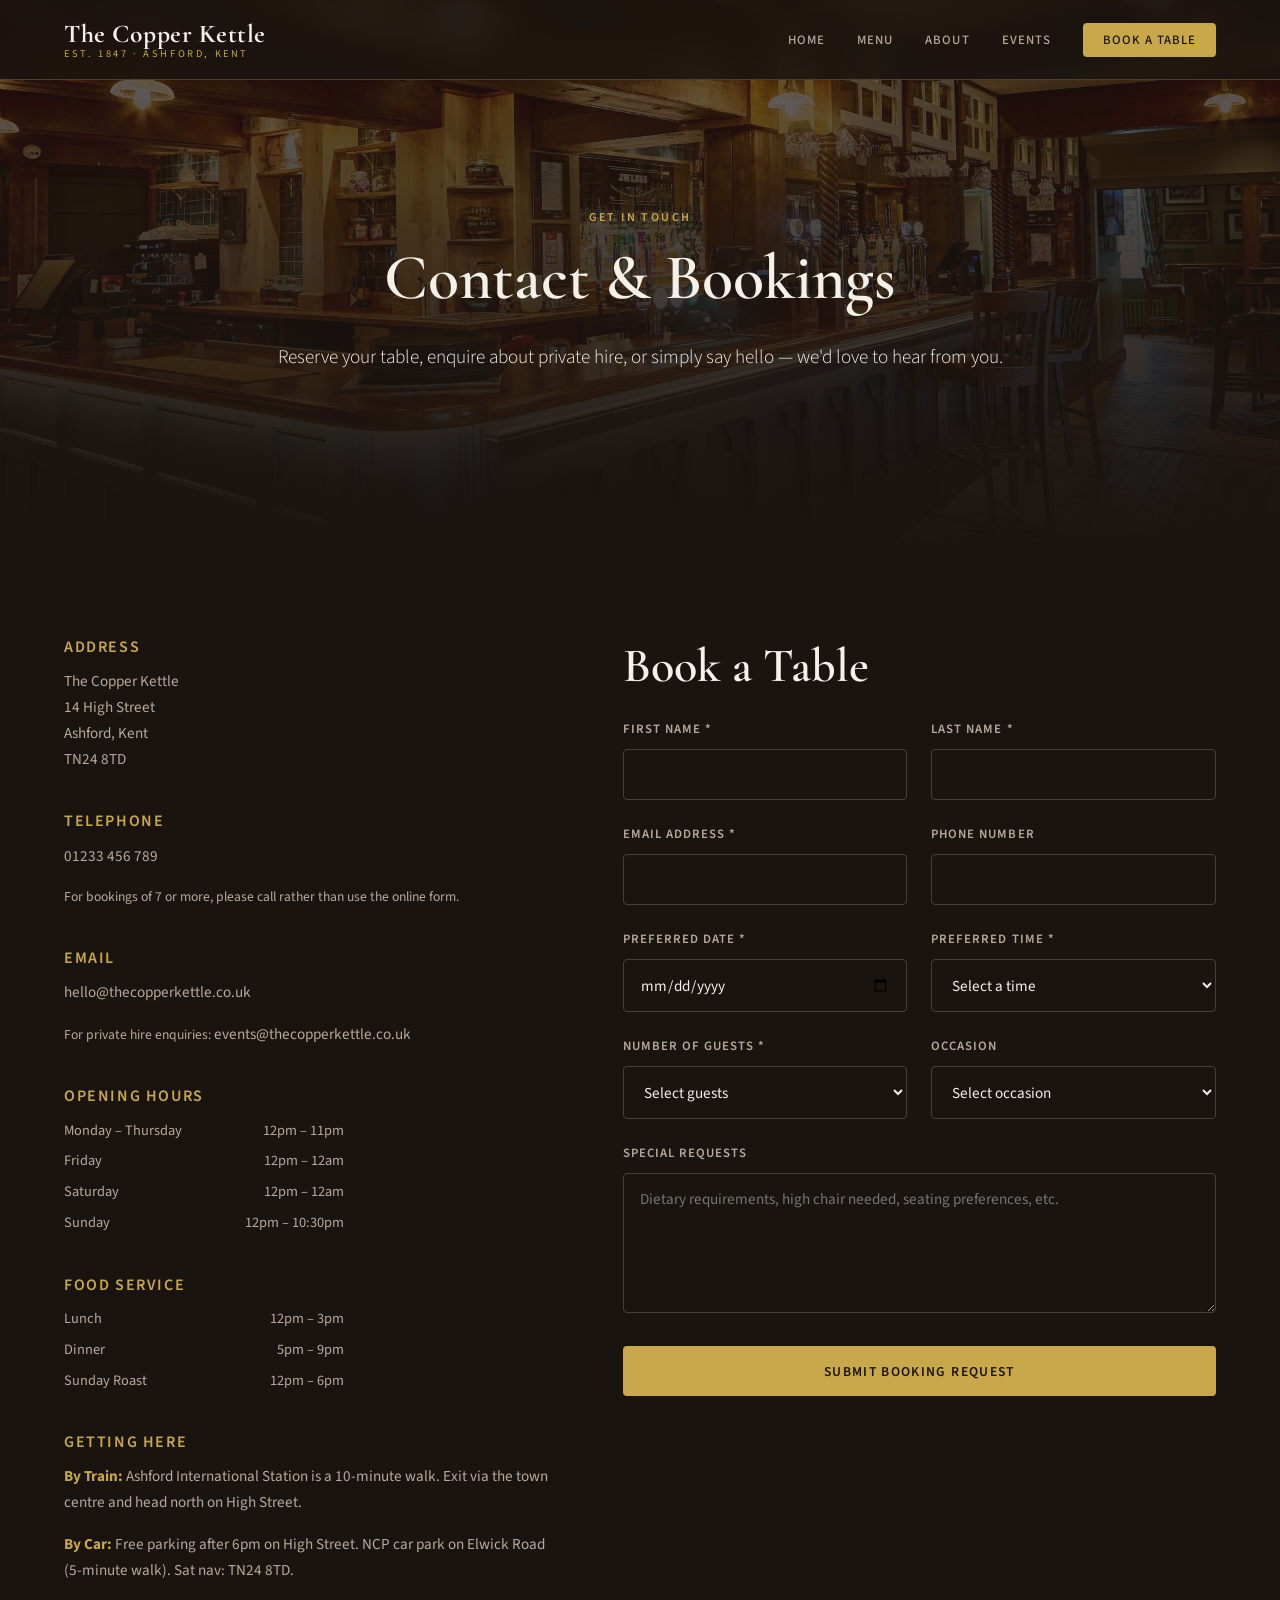
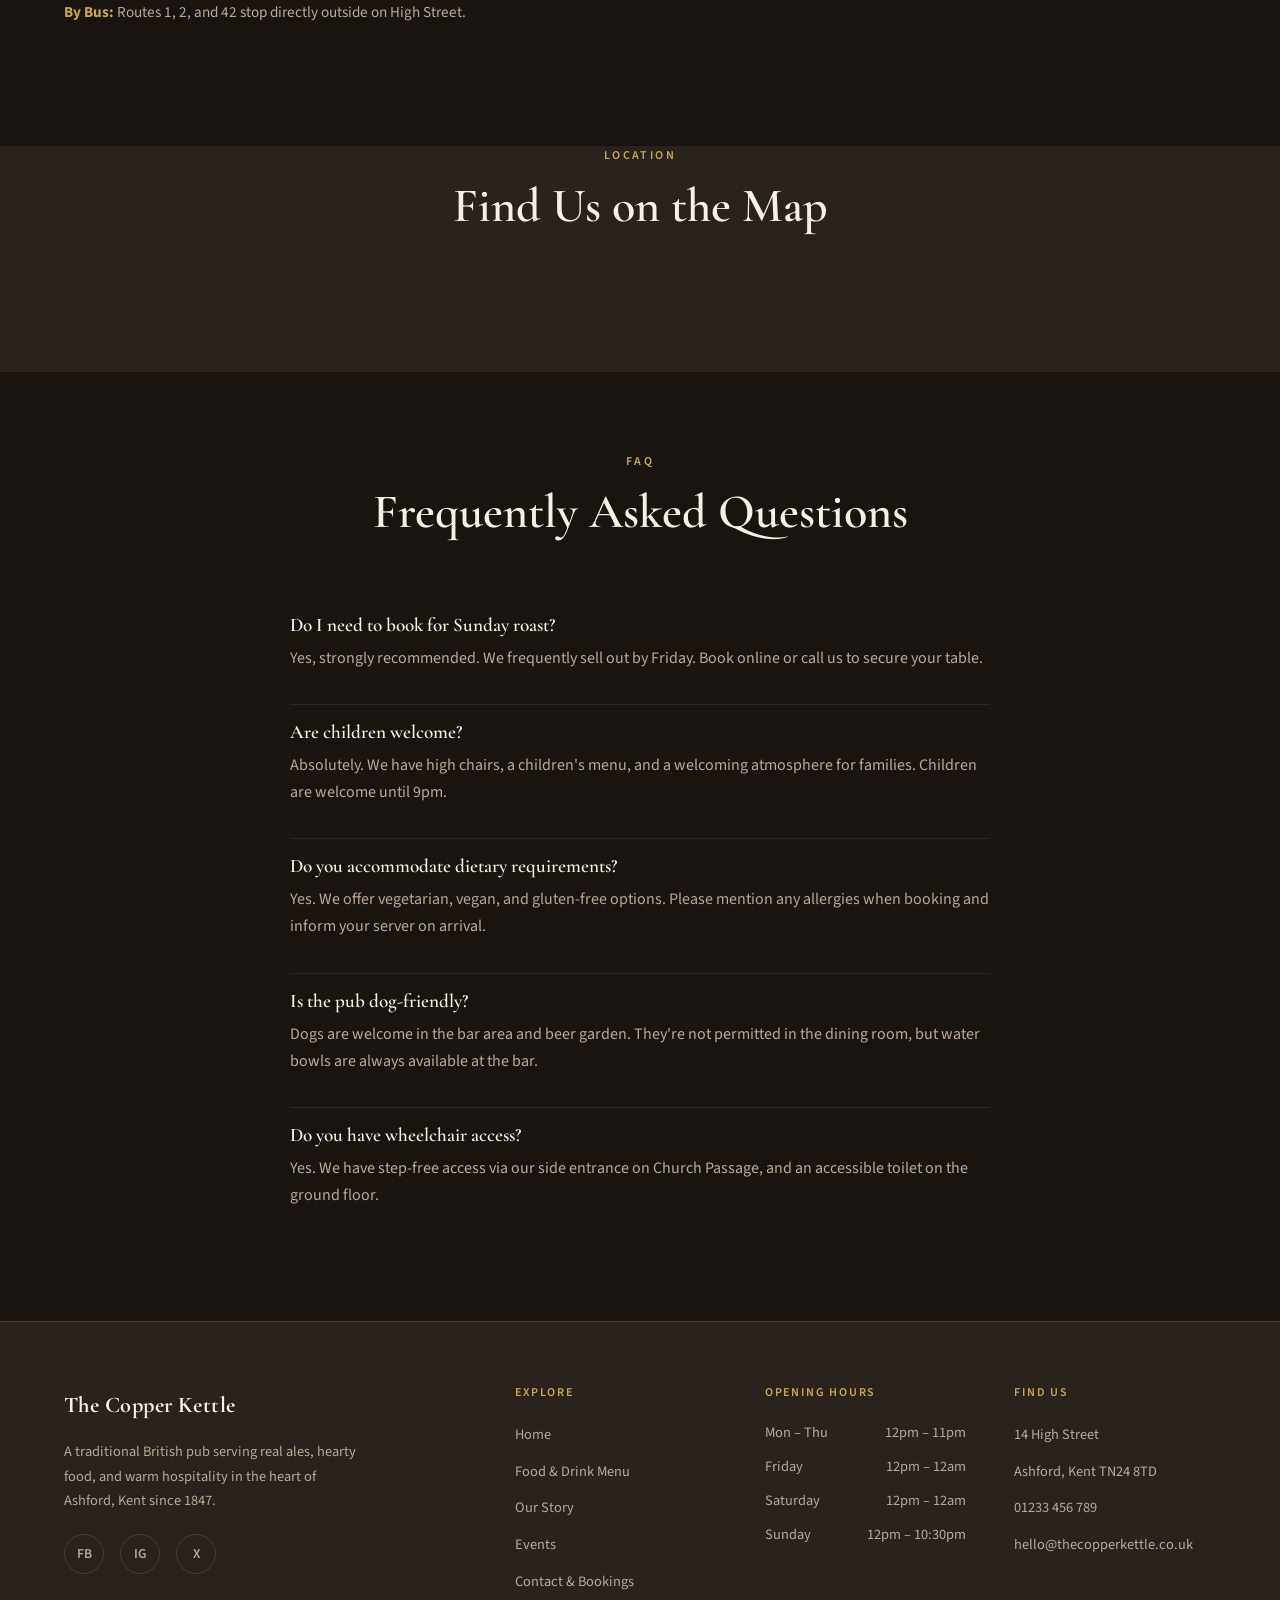
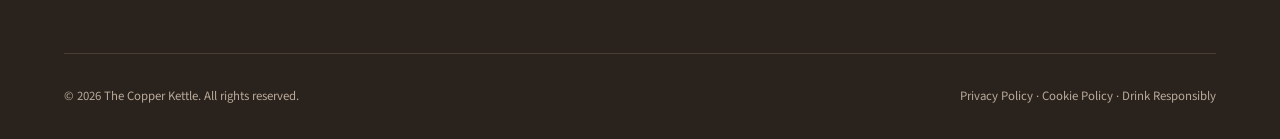
<file: pub/contact.html>
<!DOCTYPE html>
<html lang="en-GB">
<head>
  <meta charset="UTF-8">
  <meta name="viewport" content="width=device-width, initial-scale=1.0">
  <meta name="description" content="Contact The Copper Kettle — book a table, enquire about private hire, or find us at 14 High Street, Ashford, Kent.">
  <title>Contact &amp; Bookings | The Copper Kettle</title>
  <link rel="stylesheet" href="css/styles.css">
</head>
<body>

  <!-- Header -->
  <header class="site-header">
    <div class="container header-inner">
      <a href="index.html" class="logo">
        <span class="logo-name">The Copper Kettle</span>
        <span class="logo-tagline">Est. 1847 &middot; Ashford, Kent</span>
      </a>
      <button class="menu-toggle" aria-label="Toggle navigation">
        <span></span>
        <span></span>
        <span></span>
      </button>
      <nav class="main-nav">
        <ul>
          <li><a href="index.html">Home</a></li>
          <li><a href="menu.html">Menu</a></li>
          <li><a href="about.html">About</a></li>
          <li><a href="events.html">Events</a></li>
          <li><a href="contact.html" class="nav-cta active">Book a Table</a></li>
        </ul>
      </nav>
    </div>
  </header>

  <!-- Page Hero -->
  <section class="hero hero-small">
    <div class="hero-bg" style="background-image: url('./images/wideimage.jpg')"></div>
    <div class="hero-content">
      <span class="section-label">Get in Touch</span>
      <h1>Contact &amp; Bookings</h1>
      <p class="lead">Reserve your table, enquire about private hire, or simply say hello — we'd love to hear from you.</p>
    </div>
  </section>

  <!-- Contact Section -->
  <section>
    <div class="container contact-grid">
      <div class="fade-in">
        <div class="contact-info-block">
          <h3>Address</h3>
          <p>
            The Copper Kettle<br>
            14 High Street<br>
            Ashford, Kent<br>
            TN24 8TD
          </p>
        </div>

        <div class="contact-info-block">
          <h3>Telephone</h3>
          <p><a href="tel:01233456789">01233 456 789</a></p>
          <p style="font-size: 0.85rem; margin-top: 0.5rem;">For bookings of 7 or more, please call rather than use the online form.</p>
        </div>

        <div class="contact-info-block">
          <h3>Email</h3>
          <p><a href="mailto:hello@thecopperkettle.co.uk">hello@thecopperkettle.co.uk</a></p>
          <p style="font-size: 0.85rem; margin-top: 0.5rem;">For private hire enquiries: <a href="mailto:events@thecopperkettle.co.uk">events@thecopperkettle.co.uk</a></p>
        </div>

        <div class="contact-info-block">
          <h3>Opening Hours</h3>
          <ul class="footer-hours" style="max-width: 280px;">
            <li><span>Monday – Thursday</span> <span>12pm – 11pm</span></li>
            <li><span>Friday</span> <span>12pm – 12am</span></li>
            <li><span>Saturday</span> <span>12pm – 12am</span></li>
            <li><span>Sunday</span> <span>12pm – 10:30pm</span></li>
          </ul>
        </div>

        <div class="contact-info-block">
          <h3>Food Service</h3>
          <ul class="footer-hours" style="max-width: 280px;">
            <li><span>Lunch</span> <span>12pm – 3pm</span></li>
            <li><span>Dinner</span> <span>5pm – 9pm</span></li>
            <li><span>Sunday Roast</span> <span>12pm – 6pm</span></li>
          </ul>
        </div>

        <div class="contact-info-block">
          <h3>Getting Here</h3>
          <p><strong class="text-accent">By Train:</strong> Ashford International Station is a 10-minute walk. Exit via the town centre and head north on High Street.</p>
          <p><strong class="text-accent">By Car:</strong> Free parking after 6pm on High Street. NCP car park on Elwick Road (5-minute walk). Sat nav: TN24 8TD.</p>
          <p><strong class="text-accent">By Bus:</strong> Routes 1, 2, and 42 stop directly outside on High Street.</p>
        </div>
      </div>

      <div class="fade-in">
        <h2 style="margin-bottom: 1.5rem;">Book a Table</h2>
        <form id="contact-form">
          <div class="form-row">
            <div class="form-group">
              <label for="first-name">First Name *</label>
              <input type="text" id="first-name" name="first-name" required>
            </div>
            <div class="form-group">
              <label for="last-name">Last Name *</label>
              <input type="text" id="last-name" name="last-name" required>
            </div>
          </div>

          <div class="form-row">
            <div class="form-group">
              <label for="email">Email Address *</label>
              <input type="email" id="email" name="email" required>
            </div>
            <div class="form-group">
              <label for="phone">Phone Number</label>
              <input type="tel" id="phone" name="phone">
            </div>
          </div>

          <div class="form-row">
            <div class="form-group">
              <label for="date">Preferred Date *</label>
              <input type="date" id="date" name="date" required>
            </div>
            <div class="form-group">
              <label for="time">Preferred Time *</label>
              <select id="time" name="time" required>
                <option value="">Select a time</option>
                <option value="12:00">12:00pm</option>
                <option value="12:30">12:30pm</option>
                <option value="13:00">1:00pm</option>
                <option value="13:30">1:30pm</option>
                <option value="14:00">2:00pm</option>
                <option value="17:00">5:00pm</option>
                <option value="17:30">5:30pm</option>
                <option value="18:00">6:00pm</option>
                <option value="18:30">6:30pm</option>
                <option value="19:00">7:00pm</option>
                <option value="19:30">7:30pm</option>
                <option value="20:00">8:00pm</option>
              </select>
            </div>
          </div>

          <div class="form-row">
            <div class="form-group">
              <label for="guests">Number of Guests *</label>
              <select id="guests" name="guests" required>
                <option value="">Select guests</option>
                <option value="1">1 guest</option>
                <option value="2">2 guests</option>
                <option value="3">3 guests</option>
                <option value="4">4 guests</option>
                <option value="5">5 guests</option>
                <option value="6">6 guests</option>
                <option value="7+">7+ guests (please call)</option>
              </select>
            </div>
            <div class="form-group">
              <label for="occasion">Occasion</label>
              <select id="occasion" name="occasion">
                <option value="">Select occasion</option>
                <option value="casual">Casual Dining</option>
                <option value="birthday">Birthday</option>
                <option value="anniversary">Anniversary</option>
                <option value="business">Business Meal</option>
                <option value="sunday-roast">Sunday Roast</option>
                <option value="private-hire">Private Hire Enquiry</option>
                <option value="other">Other</option>
              </select>
            </div>
          </div>

          <div class="form-group">
            <label for="message">Special Requests</label>
            <textarea id="message" name="message" placeholder="Dietary requirements, high chair needed, seating preferences, etc."></textarea>
          </div>

          <button type="submit" class="btn btn-primary" style="width: 100%;">Submit Booking Request</button>

          <div id="form-success" class="form-success">
            <strong>Thank you for your booking request!</strong><br>
            We'll confirm your reservation by email within 24 hours. For same-day bookings, please call us on 01233 456 789.
          </div>
        </form>
      </div>
    </div>
  </section>

  <!-- Map -->
  <section class="bg-dark" style="padding-top: 0;">
    <div class="container fade-in">
      <div class="section-header">
        <span class="section-label">Location</span>
        <h2>Find Us on the Map</h2>
      </div>
    </div>
  </section>

  <!-- FAQ -->
  <section>
    <div class="container">
      <div class="section-header fade-in">
        <span class="section-label">FAQ</span>
        <h2>Frequently Asked Questions</h2>
      </div>
      <div class="fade-in" style="max-width: 700px; margin: 0 auto;">
        <div class="menu-item" style="flex-direction: column; gap: 0.5rem;">
          <h4>Do I need to book for Sunday roast?</h4>
          <p>Yes, strongly recommended. We frequently sell out by Friday. Book online or call us to secure your table.</p>
        </div>
        <div class="menu-item" style="flex-direction: column; gap: 0.5rem;">
          <h4>Are children welcome?</h4>
          <p>Absolutely. We have high chairs, a children's menu, and a welcoming atmosphere for families. Children are welcome until 9pm.</p>
        </div>
        <div class="menu-item" style="flex-direction: column; gap: 0.5rem;">
          <h4>Do you accommodate dietary requirements?</h4>
          <p>Yes. We offer vegetarian, vegan, and gluten-free options. Please mention any allergies when booking and inform your server on arrival.</p>
        </div>
        <div class="menu-item" style="flex-direction: column; gap: 0.5rem;">
          <h4>Is the pub dog-friendly?</h4>
          <p>Dogs are welcome in the bar area and beer garden. They're not permitted in the dining room, but water bowls are always available at the bar.</p>
        </div>
        <div class="menu-item" style="flex-direction: column; gap: 0.5rem; border-bottom: none;">
          <h4>Do you have wheelchair access?</h4>
          <p>Yes. We have step-free access via our side entrance on Church Passage, and an accessible toilet on the ground floor.</p>
        </div>
      </div>
    </div>
  </section>

  <!-- Footer -->
  <footer class="site-footer">
    <div class="container">
      <div class="footer-grid">
        <div class="footer-brand">
          <div class="logo-name">The Copper Kettle</div>
          <p>A traditional British pub serving real ales, hearty food, and warm hospitality in the heart of Ashford, Kent since 1847.</p>
          <div class="social-links">
            <a href="#" aria-label="Facebook">FB</a>
            <a href="#" aria-label="Instagram">IG</a>
            <a href="#" aria-label="Twitter">X</a>
          </div>
        </div>
        <div class="footer-col">
          <h4>Explore</h4>
          <ul>
            <li><a href="index.html">Home</a></li>
            <li><a href="menu.html">Food &amp; Drink Menu</a></li>
            <li><a href="about.html">Our Story</a></li>
            <li><a href="events.html">Events</a></li>
            <li><a href="contact.html">Contact &amp; Bookings</a></li>
          </ul>
        </div>
        <div class="footer-col">
          <h4>Opening Hours</h4>
          <ul class="footer-hours">
            <li><span>Mon – Thu</span> <span>12pm – 11pm</span></li>
            <li><span>Friday</span> <span>12pm – 12am</span></li>
            <li><span>Saturday</span> <span>12pm – 12am</span></li>
            <li><span>Sunday</span> <span>12pm – 10:30pm</span></li>
          </ul>
        </div>
        <div class="footer-col">
          <h4>Find Us</h4>
          <ul>
            <li><a href="contact.html">14 High Street</a></li>
            <li><a href="contact.html">Ashford, Kent TN24 8TD</a></li>
            <li><a href="tel:01233456789">01233 456 789</a></li>
            <li><a href="mailto:hello@thecopperkettle.co.uk">hello@thecopperkettle.co.uk</a></li>
          </ul>
        </div>
      </div>
      <div class="footer-bottom">
        <span>&copy; 2026 The Copper Kettle. All rights reserved.</span>
        <span>
          <a href="#">Privacy Policy</a> &middot;
          <a href="#">Cookie Policy</a> &middot;
          <a href="https://www.drinkaware.co.uk/" target="_blank" rel="noopener">Drink Responsibly</a>
        </span>
      </div>
    </div>
  </footer>

  <script src="js/main.js"></script>
</body>
</html>
</file>
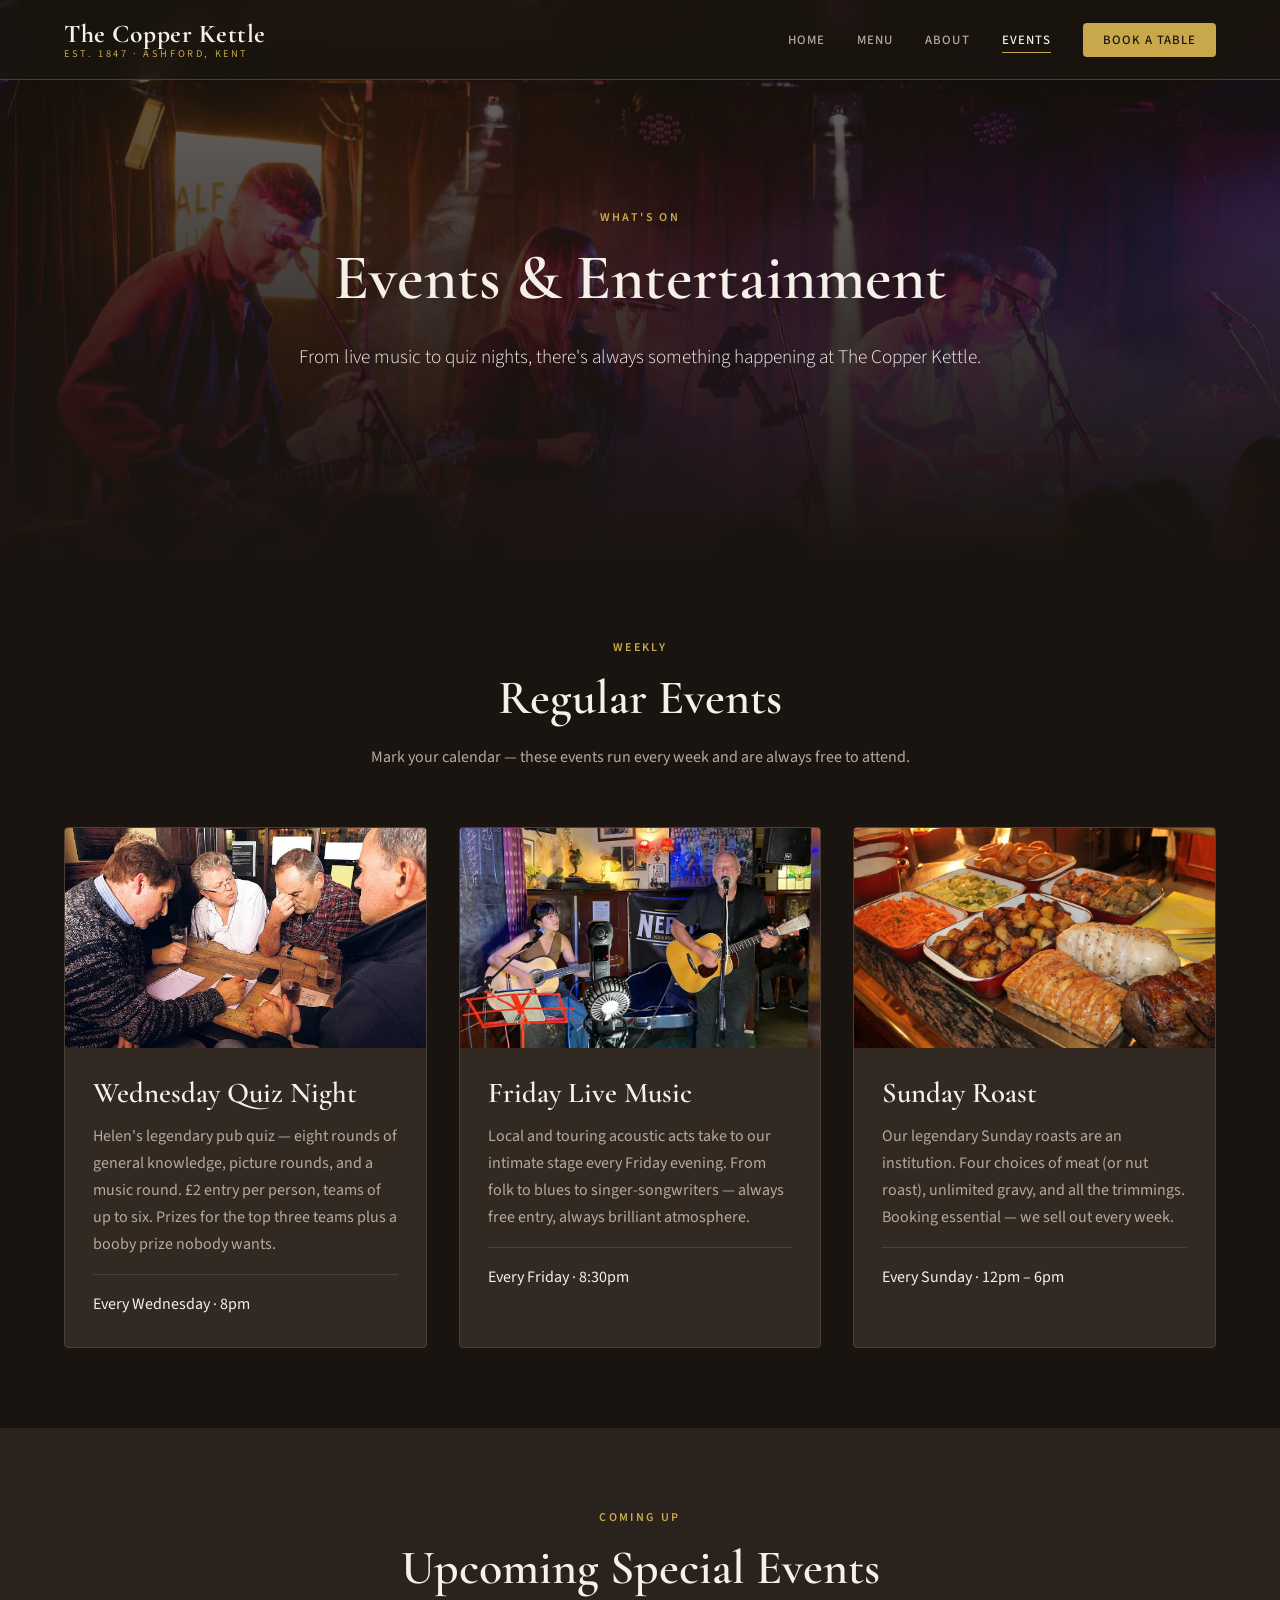
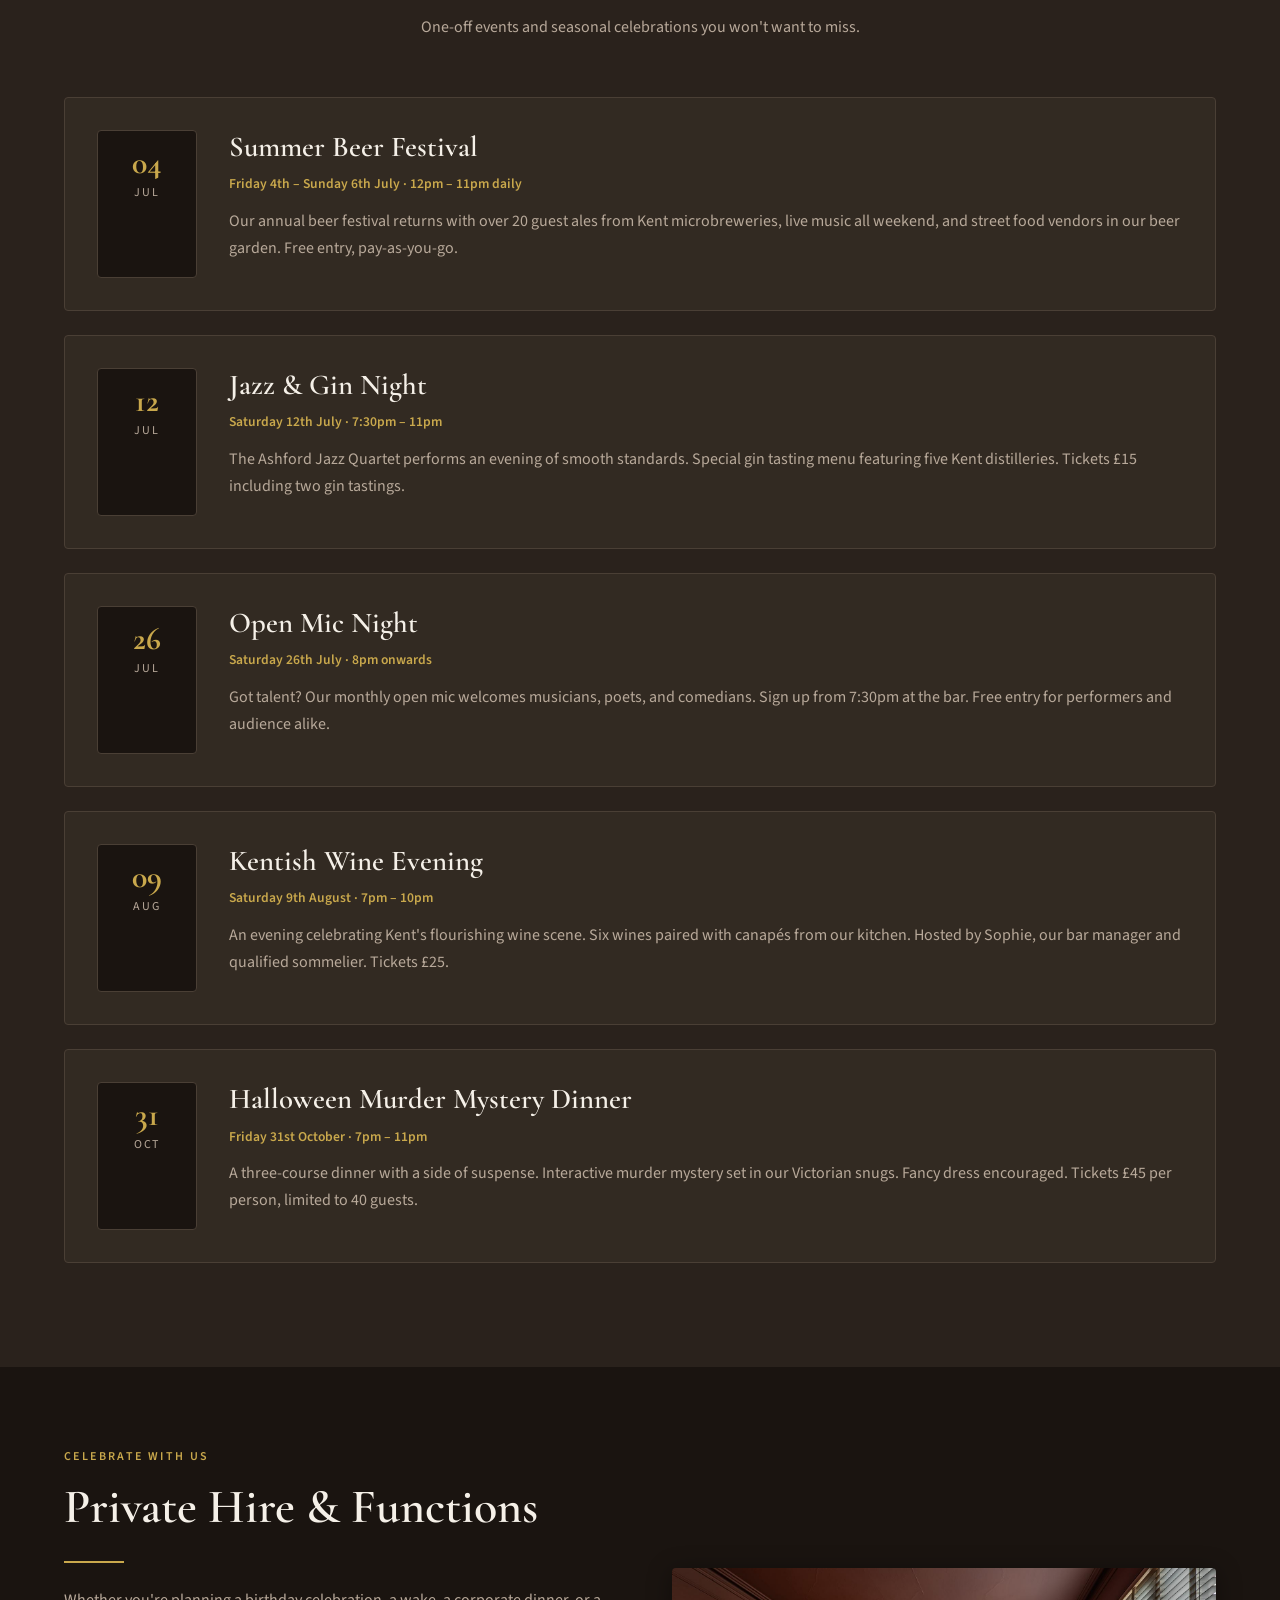
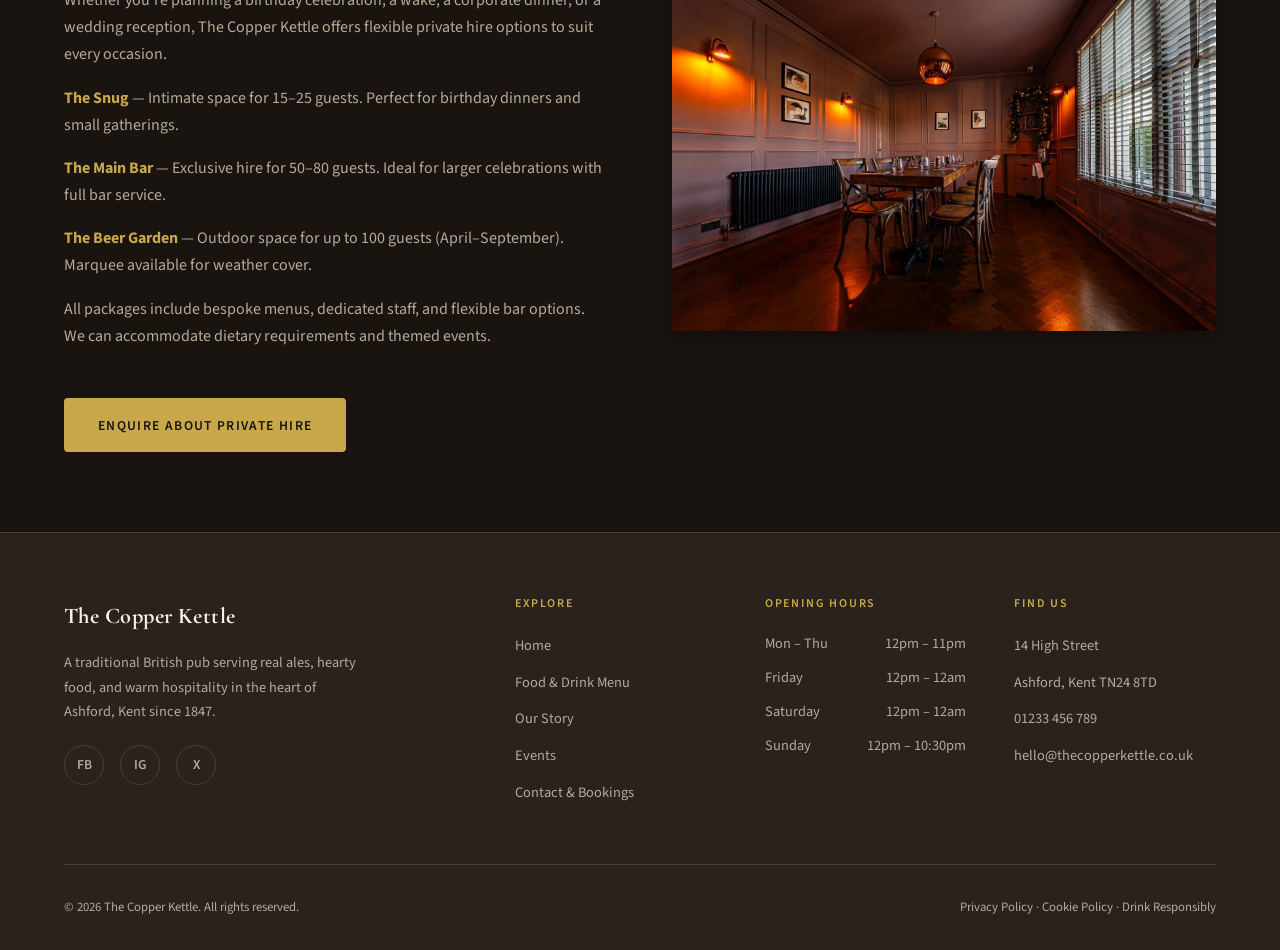
<file: pub/events.html>
<!DOCTYPE html>
<html lang="en-GB">
<head>
  <meta charset="UTF-8">
  <meta name="viewport" content="width=device-width, initial-scale=1.0">
  <meta name="description" content="Events at The Copper Kettle — live music, pub quizzes, private hire, and special occasions in Ashford, Kent.">
  <title>Events &amp; Entertainment | The Copper Kettle</title>
  <link rel="stylesheet" href="css/styles.css">
</head>
<body>

  <!-- Header -->
  <header class="site-header">
    <div class="container header-inner">
      <a href="index.html" class="logo">
        <span class="logo-name">The Copper Kettle</span>
        <span class="logo-tagline">Est. 1847 &middot; Ashford, Kent</span>
      </a>
      <button class="menu-toggle" aria-label="Toggle navigation">
        <span></span>
        <span></span>
        <span></span>
      </button>
      <nav class="main-nav">
        <ul>
          <li><a href="index.html">Home</a></li>
          <li><a href="menu.html">Menu</a></li>
          <li><a href="about.html">About</a></li>
          <li><a href="events.html" class="active">Events</a></li>
          <li><a href="contact.html" class="nav-cta">Book a Table</a></li>
        </ul>
      </nav>
    </div>
  </header>

  <!-- Page Hero -->
  <section class="hero hero-small">
    <div class="hero-bg" style="background-image: url('./images/livemusic.jpg')"></div>
    <div class="hero-content">
      <span class="section-label">What's On</span>
      <h1>Events &amp; Entertainment</h1>
      <p class="lead">From live music to quiz nights, there's always something happening at The Copper Kettle.</p>
    </div>
  </section>

  <!-- Regular Events -->
  <section>
    <div class="container">
      <div class="section-header fade-in">
        <span class="section-label">Weekly</span>
        <h2>Regular Events</h2>
        <p>Mark your calendar — these events run every week and are always free to attend.</p>
      </div>

      <div class="card-grid fade-in">
        <article class="card">
          <img class="card-image" src="./images/quiz.jpg" alt="Pub quiz night with teams competing at tables">
          <div class="card-body">
            <h3>Wednesday Quiz Night</h3>
            <p>Helen's legendary pub quiz — eight rounds of general knowledge, picture rounds, and a music round. &pound;2 entry per person, teams of up to six. Prizes for the top three teams plus a booby prize nobody wants.</p>
            <div class="card-meta">
              <span>Every Wednesday &middot; 8pm</span>
            </div>
          </div>
        </article>
        <article class="card">
          <img class="card-image" src="./images/guitar.jpg" alt="Acoustic guitarist performing on a small pub stage">
          <div class="card-body">
            <h3>Friday Live Music</h3>
            <p>Local and touring acoustic acts take to our intimate stage every Friday evening. From folk to blues to singer-songwriters — always free entry, always brilliant atmosphere.</p>
            <div class="card-meta">
              <span>Every Friday &middot; 8:30pm</span>
            </div>
          </div>
        </article>
        <article class="card">
          <img class="card-image" src="./images/buffet.jpg" alt="Family gathering for Sunday roast at a long pub table">
          <div class="card-body">
            <h3>Sunday Roast</h3>
            <p>Our legendary Sunday roasts are an institution. Four choices of meat (or nut roast), unlimited gravy, and all the trimmings. Booking essential — we sell out every week.</p>
            <div class="card-meta">
              <span>Every Sunday &middot; 12pm – 6pm</span>
            </div>
          </div>
        </article>
      </div>
    </div>
  </section>

  <!-- Upcoming Events -->
  <section class="bg-dark">
    <div class="container">
      <div class="section-header fade-in">
        <span class="section-label">Coming Up</span>
        <h2>Upcoming Special Events</h2>
        <p>One-off events and seasonal celebrations you won't want to miss.</p>
      </div>

      <div class="fade-in">
        <article class="event-card">
          <div class="event-date">
            <span class="day">04</span>
            <span class="month">Jul</span>
          </div>
          <div class="event-details">
            <h3>Summer Beer Festival</h3>
            <p class="event-time">Friday 4th – Sunday 6th July &middot; 12pm – 11pm daily</p>
            <p>Our annual beer festival returns with over 20 guest ales from Kent microbreweries, live music all weekend, and street food vendors in our beer garden. Free entry, pay-as-you-go.</p>
          </div>
        </article>

        <article class="event-card">
          <div class="event-date">
            <span class="day">12</span>
            <span class="month">Jul</span>
          </div>
          <div class="event-details">
            <h3>Jazz &amp; Gin Night</h3>
            <p class="event-time">Saturday 12th July &middot; 7:30pm – 11pm</p>
            <p>The Ashford Jazz Quartet performs an evening of smooth standards. Special gin tasting menu featuring five Kent distilleries. Tickets &pound;15 including two gin tastings.</p>
          </div>
        </article>

        <article class="event-card">
          <div class="event-date">
            <span class="day">26</span>
            <span class="month">Jul</span>
          </div>
          <div class="event-details">
            <h3>Open Mic Night</h3>
            <p class="event-time">Saturday 26th July &middot; 8pm onwards</p>
            <p>Got talent? Our monthly open mic welcomes musicians, poets, and comedians. Sign up from 7:30pm at the bar. Free entry for performers and audience alike.</p>
          </div>
        </article>

        <article class="event-card">
          <div class="event-date">
            <span class="day">09</span>
            <span class="month">Aug</span>
          </div>
          <div class="event-details">
            <h3>Kentish Wine Evening</h3>
            <p class="event-time">Saturday 9th August &middot; 7pm – 10pm</p>
            <p>An evening celebrating Kent's flourishing wine scene. Six wines paired with canapés from our kitchen. Hosted by Sophie, our bar manager and qualified sommelier. Tickets &pound;25.</p>
          </div>
        </article>

        <article class="event-card">
          <div class="event-date">
            <span class="day">31</span>
            <span class="month">Oct</span>
          </div>
          <div class="event-details">
            <h3>Halloween Murder Mystery Dinner</h3>
            <p class="event-time">Friday 31st October &middot; 7pm – 11pm</p>
            <p>A three-course dinner with a side of suspense. Interactive murder mystery set in our Victorian snugs. Fancy dress encouraged. Tickets &pound;45 per person, limited to 40 guests.</p>
          </div>
        </article>
      </div>
    </div>
  </section>

  <!-- Private Hire -->
  <section>
    <div class="container two-col fade-in">
      <div>
        <span class="section-label">Celebrate With Us</span>
        <h2>Private Hire &amp; Functions</h2>
        <div class="divider" style="margin-left: 0;"></div>
        <p>Whether you're planning a birthday celebration, a wake, a corporate dinner, or a wedding reception, The Copper Kettle offers flexible private hire options to suit every occasion.</p>
        <p><strong class="text-accent">The Snug</strong> — Intimate space for 15–25 guests. Perfect for birthday dinners and small gatherings.</p>
        <p><strong class="text-accent">The Main Bar</strong> — Exclusive hire for 50–80 guests. Ideal for larger celebrations with full bar service.</p>
        <p><strong class="text-accent">The Beer Garden</strong> — Outdoor space for up to 100 guests (April–September). Marquee available for weather cover.</p>
        <p>All packages include bespoke menus, dedicated staff, and flexible bar options. We can accommodate dietary requirements and themed events.</p>
        <a href="contact.html" class="btn btn-primary mt-2">Enquire About Private Hire</a>
      </div>
      <img src="./images/private.jpeg" alt="Private function room set up for a celebration dinner">
    </div>
  </section>

  <!-- Footer -->
  <footer class="site-footer">
    <div class="container">
      <div class="footer-grid">
        <div class="footer-brand">
          <div class="logo-name">The Copper Kettle</div>
          <p>A traditional British pub serving real ales, hearty food, and warm hospitality in the heart of Ashford, Kent since 1847.</p>
          <div class="social-links">
            <a href="#" aria-label="Facebook">FB</a>
            <a href="#" aria-label="Instagram">IG</a>
            <a href="#" aria-label="Twitter">X</a>
          </div>
        </div>
        <div class="footer-col">
          <h4>Explore</h4>
          <ul>
            <li><a href="index.html">Home</a></li>
            <li><a href="menu.html">Food &amp; Drink Menu</a></li>
            <li><a href="about.html">Our Story</a></li>
            <li><a href="events.html">Events</a></li>
            <li><a href="contact.html">Contact &amp; Bookings</a></li>
          </ul>
        </div>
        <div class="footer-col">
          <h4>Opening Hours</h4>
          <ul class="footer-hours">
            <li><span>Mon – Thu</span> <span>12pm – 11pm</span></li>
            <li><span>Friday</span> <span>12pm – 12am</span></li>
            <li><span>Saturday</span> <span>12pm – 12am</span></li>
            <li><span>Sunday</span> <span>12pm – 10:30pm</span></li>
          </ul>
        </div>
        <div class="footer-col">
          <h4>Find Us</h4>
          <ul>
            <li><a href="contact.html">14 High Street</a></li>
            <li><a href="contact.html">Ashford, Kent TN24 8TD</a></li>
            <li><a href="tel:01233456789">01233 456 789</a></li>
            <li><a href="mailto:hello@thecopperkettle.co.uk">hello@thecopperkettle.co.uk</a></li>
          </ul>
        </div>
      </div>
      <div class="footer-bottom">
        <span>&copy; 2026 The Copper Kettle. All rights reserved.</span>
        <span>
          <a href="#">Privacy Policy</a> &middot;
          <a href="#">Cookie Policy</a> &middot;
          <a href="https://www.drinkaware.co.uk/" target="_blank" rel="noopener">Drink Responsibly</a>
        </span>
      </div>
    </div>
  </footer>

  <script src="js/main.js"></script>
</body>
</html>
</file>
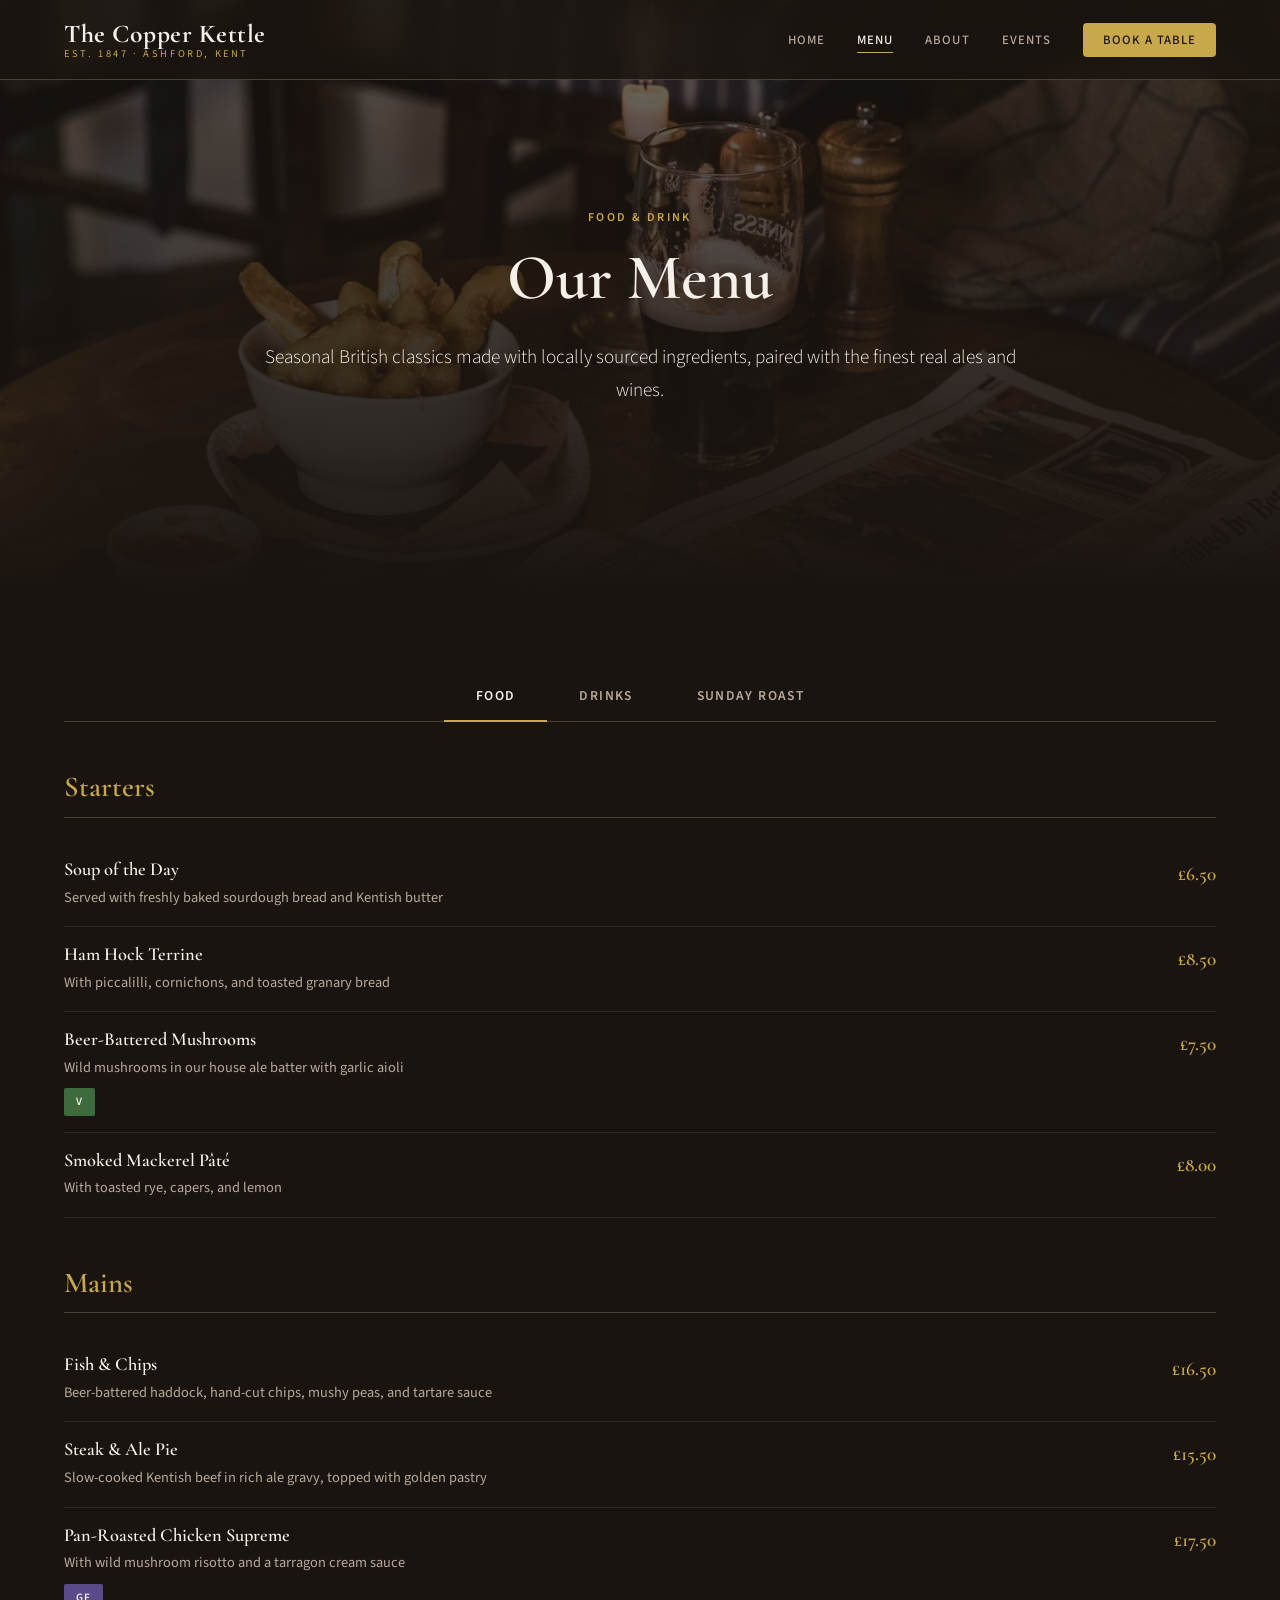
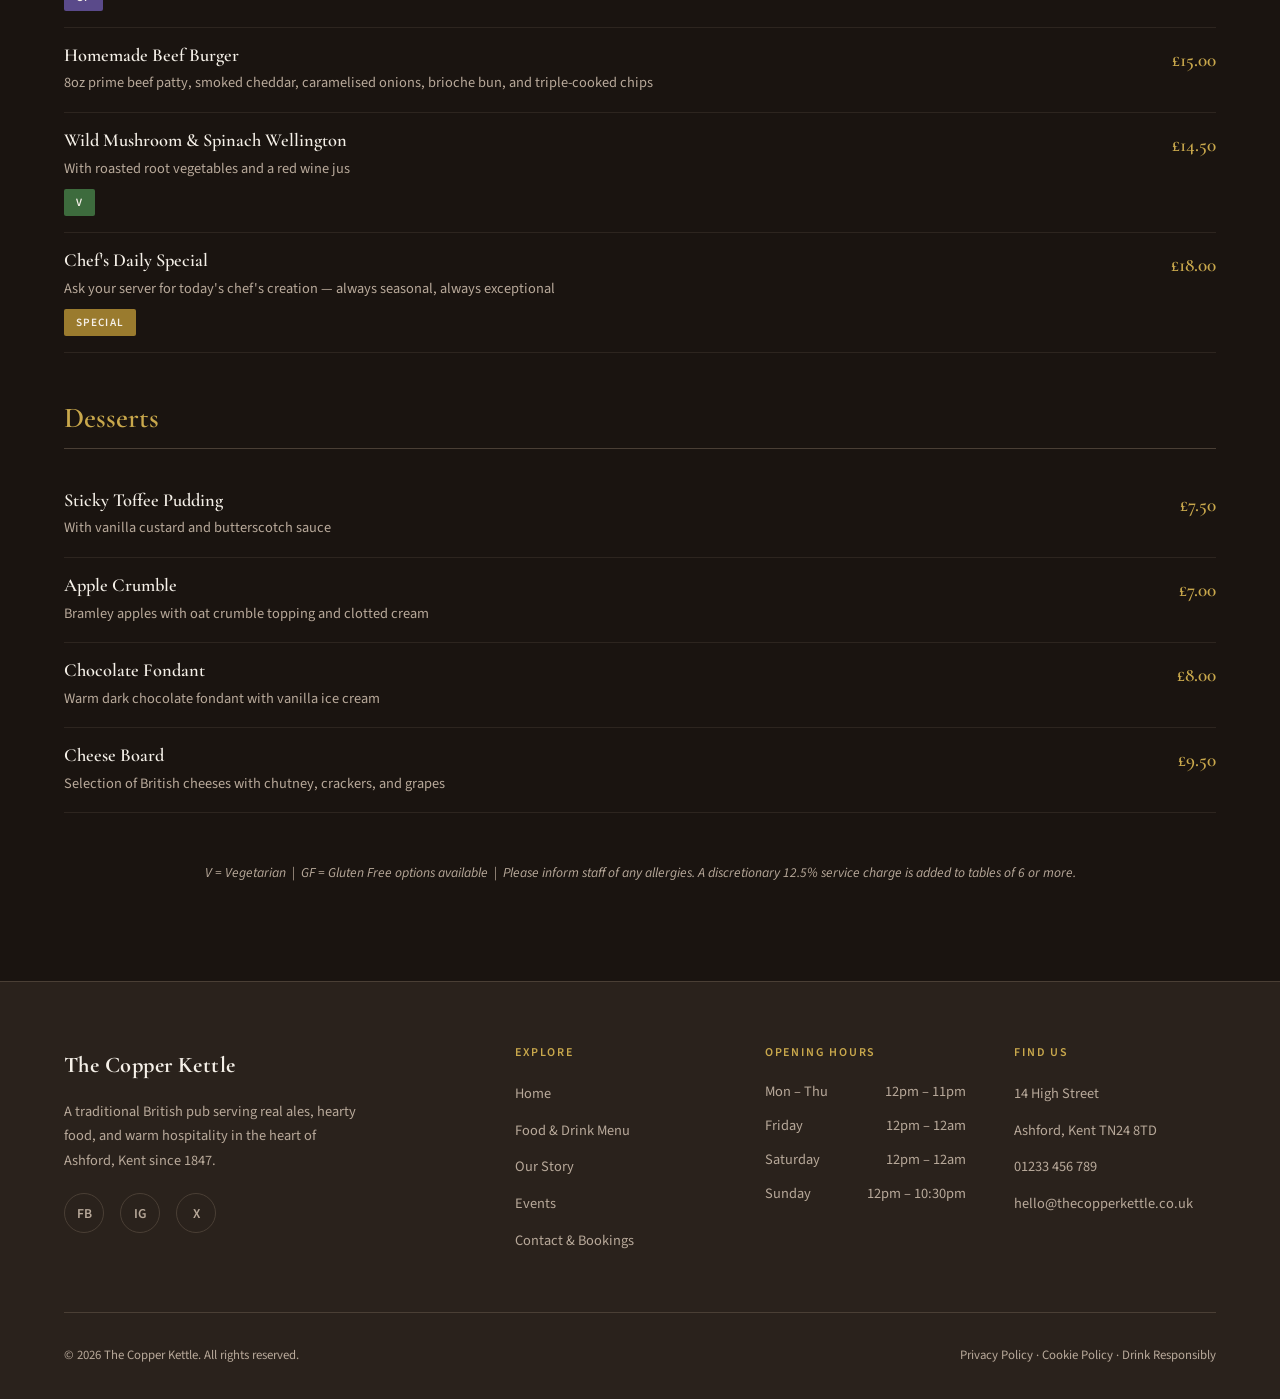
<file: pub/menu.html>
<!DOCTYPE html>
<html lang="en-GB">
<head>
  <meta charset="UTF-8">
  <meta name="viewport" content="width=device-width, initial-scale=1.0">
  <meta name="description" content="Explore the food and drink menu at The Copper Kettle — traditional British pub fare, real ales, wines, and spirits in Ashford, Kent.">
  <title>Food &amp; Drink Menu | The Copper Kettle</title>
  <link rel="stylesheet" href="css/styles.css">
</head>
<body>

  <!-- Header -->
  <header class="site-header">
    <div class="container header-inner">
      <a href="index.html" class="logo">
        <span class="logo-name">The Copper Kettle</span>
        <span class="logo-tagline">Est. 1847 &middot; Ashford, Kent</span>
      </a>
      <button class="menu-toggle" aria-label="Toggle navigation">
        <span></span>
        <span></span>
        <span></span>
      </button>
      <nav class="main-nav">
        <ul>
          <li><a href="index.html">Home</a></li>
          <li><a href="menu.html" class="active">Menu</a></li>
          <li><a href="about.html">About</a></li>
          <li><a href="events.html">Events</a></li>
          <li><a href="contact.html" class="nav-cta">Book a Table</a></li>
        </ul>
      </nav>
    </div>
  </header>

  <!-- Page Hero -->
  <section class="hero hero-small">
    <div class="hero-bg" style="background-image: url('./images/table.jpg')"></div>
    <div class="hero-content">
      <span class="section-label">Food &amp; Drink</span>
      <h1>Our Menu</h1>
      <p class="lead">Seasonal British classics made with locally sourced ingredients, paired with the finest real ales and wines.</p>
    </div>
  </section>

  <!-- Menu Content -->
  <section>
    <div class="container">
      <div class="menu-tabs">
        <button class="menu-tab active" data-tab="food-menu">Food</button>
        <button class="menu-tab" data-tab="drinks-menu">Drinks</button>
        <button class="menu-tab" data-tab="sunday-menu">Sunday Roast</button>
      </div>

      <!-- Food Menu -->
      <div id="food-menu" class="menu-panel active fade-in">
        <div class="menu-category">
          <h3>Starters</h3>
          <div class="menu-item">
            <div class="menu-item-info">
              <h4>Soup of the Day</h4>
              <p>Served with freshly baked sourdough bread and Kentish butter</p>
            </div>
            <span class="menu-item-price">&pound;6.50</span>
          </div>
          <div class="menu-item">
            <div class="menu-item-info">
              <h4>Ham Hock Terrine</h4>
              <p>With piccalilli, cornichons, and toasted granary bread</p>
            </div>
            <span class="menu-item-price">&pound;8.50</span>
          </div>
          <div class="menu-item">
            <div class="menu-item-info">
              <h4>Beer-Battered Mushrooms</h4>
              <p>Wild mushrooms in our house ale batter with garlic aioli</p>
              <div class="menu-item-tags"><span class="badge badge-veg">V</span></div>
            </div>
            <span class="menu-item-price">&pound;7.50</span>
          </div>
          <div class="menu-item">
            <div class="menu-item-info">
              <h4>Smoked Mackerel Pâté</h4>
              <p>With toasted rye, capers, and lemon</p>
            </div>
            <span class="menu-item-price">&pound;8.00</span>
          </div>
        </div>

        <div class="menu-category">
          <h3>Mains</h3>
          <div class="menu-item">
            <div class="menu-item-info">
              <h4>Fish &amp; Chips</h4>
              <p>Beer-battered haddock, hand-cut chips, mushy peas, and tartare sauce</p>
            </div>
            <span class="menu-item-price">&pound;16.50</span>
          </div>
          <div class="menu-item">
            <div class="menu-item-info">
              <h4>Steak &amp; Ale Pie</h4>
              <p>Slow-cooked Kentish beef in rich ale gravy, topped with golden pastry</p>
            </div>
            <span class="menu-item-price">&pound;15.50</span>
          </div>
          <div class="menu-item">
            <div class="menu-item-info">
              <h4>Pan-Roasted Chicken Supreme</h4>
              <p>With wild mushroom risotto and a tarragon cream sauce</p>
              <div class="menu-item-tags"><span class="badge badge-gf">GF</span></div>
            </div>
            <span class="menu-item-price">&pound;17.50</span>
          </div>
          <div class="menu-item">
            <div class="menu-item-info">
              <h4>Homemade Beef Burger</h4>
              <p>8oz prime beef patty, smoked cheddar, caramelised onions, brioche bun, and triple-cooked chips</p>
            </div>
            <span class="menu-item-price">&pound;15.00</span>
          </div>
          <div class="menu-item">
            <div class="menu-item-info">
              <h4>Wild Mushroom &amp; Spinach Wellington</h4>
              <p>With roasted root vegetables and a red wine jus</p>
              <div class="menu-item-tags"><span class="badge badge-veg">V</span></div>
            </div>
            <span class="menu-item-price">&pound;14.50</span>
          </div>
          <div class="menu-item">
            <div class="menu-item-info">
              <h4>Chef's Daily Special</h4>
              <p>Ask your server for today's chef's creation — always seasonal, always exceptional</p>
              <div class="menu-item-tags"><span class="badge badge-special">Special</span></div>
            </div>
            <span class="menu-item-price">&pound;18.00</span>
          </div>
        </div>

        <div class="menu-category">
          <h3>Desserts</h3>
          <div class="menu-item">
            <div class="menu-item-info">
              <h4>Sticky Toffee Pudding</h4>
              <p>With vanilla custard and butterscotch sauce</p>
            </div>
            <span class="menu-item-price">&pound;7.50</span>
          </div>
          <div class="menu-item">
            <div class="menu-item-info">
              <h4>Apple Crumble</h4>
              <p>Bramley apples with oat crumble topping and clotted cream</p>
            </div>
            <span class="menu-item-price">&pound;7.00</span>
          </div>
          <div class="menu-item">
            <div class="menu-item-info">
              <h4>Chocolate Fondant</h4>
              <p>Warm dark chocolate fondant with vanilla ice cream</p>
            </div>
            <span class="menu-item-price">&pound;8.00</span>
          </div>
          <div class="menu-item">
            <div class="menu-item-info">
              <h4>Cheese Board</h4>
              <p>Selection of British cheeses with chutney, crackers, and grapes</p>
            </div>
            <span class="menu-item-price">&pound;9.50</span>
          </div>
        </div>

        <p class="menu-note">V = Vegetarian &nbsp;|&nbsp; GF = Gluten Free options available &nbsp;|&nbsp; Please inform staff of any allergies. A discretionary 12.5% service charge is added to tables of 6 or more.</p>
      </div>

      <!-- Drinks Menu -->
      <div id="drinks-menu" class="menu-panel fade-in">
        <div class="menu-category">
          <h3>Real Ales &amp; Cask Beer</h3>
          <div class="menu-item">
            <div class="menu-item-info">
              <h4>Shepherd Neame Spitfire</h4>
              <p>Kent's favourite — 4.2% ABV. Crisp, hoppy, and refreshing</p>
            </div>
            <span class="menu-item-price">&pound;4.80</span>
          </div>
          <div class="menu-item">
            <div class="menu-item-info">
              <h4>Westerham British Bulldog</h4>
              <p>Local amber ale — 4.5% ABV. Malty with a citrus finish</p>
            </div>
            <span class="menu-item-price">&pound;5.20</span>
          </div>
          <div class="menu-item">
            <div class="menu-item-info">
              <h4>Hop Fuzz Elderflower IPA</h4>
              <p>Guest ale — 5.0% ABV. Floral hops with elderflower notes</p>
            </div>
            <span class="menu-item-price">&pound;5.50</span>
          </div>
          <div class="menu-item">
            <div class="menu-item-info">
              <h4>Copper Kettle House Ale</h4>
              <p>Our exclusive brew — 4.8% ABV. Brewed for us by a local microbrewery</p>
              <div class="menu-item-tags"><span class="badge badge-special">House Ale</span></div>
            </div>
            <span class="menu-item-price">&pound;5.00</span>
          </div>
        </div>

        <div class="menu-category">
          <h3>Wines by the Glass</h3>
          <div class="menu-item">
            <div class="menu-item-info">
              <h4>Sauvignon Blanc — Marlborough, NZ</h4>
              <p>Crisp and zesty with tropical fruit notes</p>
            </div>
            <span class="menu-item-price">&pound;6.50</span>
          </div>
          <div class="menu-item">
            <div class="menu-item-info">
              <h4>Pinot Grigio — Veneto, Italy</h4>
              <p>Light and refreshing with pear and apple flavours</p>
            </div>
            <span class="menu-item-price">&pound;6.00</span>
          </div>
          <div class="menu-item">
            <div class="menu-item-info">
              <h4>Malbec — Mendoza, Argentina</h4>
              <p>Full-bodied with dark fruit and a smooth finish</p>
            </div>
            <span class="menu-item-price">&pound;7.00</span>
          </div>
          <div class="menu-item">
            <div class="menu-item-info">
              <h4>Merlot — Languedoc, France</h4>
              <p>Soft and approachable with plum and cherry notes</p>
            </div>
            <span class="menu-item-price">&pound;6.50</span>
          </div>
        </div>

        <div class="menu-category">
          <h3>Spirits &amp; Liqueurs</h3>
          <div class="menu-item">
            <div class="menu-item-info">
              <h4>Gin Selection</h4>
              <p>Over 20 gins including local Kent distilleries — served with premium tonic</p>
            </div>
            <span class="menu-item-price">from &pound;5.50</span>
          </div>
          <div class="menu-item">
            <div class="menu-item-info">
              <h4>Whisky Collection</h4>
              <p>Scottish, Irish, and Japanese whiskies — ask for our tasting menu</p>
            </div>
            <span class="menu-item-price">from &pound;6.00</span>
          </div>
          <div class="menu-item">
            <div class="menu-item-info">
              <h4>Copper Kettle Hot Toddy</h4>
              <p>Our signature winter warmer — whisky, honey, lemon, and spices</p>
              <div class="menu-item-tags"><span class="badge badge-special">Signature</span></div>
            </div>
            <span class="menu-item-price">&pound;7.50</span>
          </div>
        </div>

        <div class="menu-category">
          <h3>Soft Drinks</h3>
          <div class="menu-item">
            <div class="menu-item-info">
              <h4>Artisan Lemonade</h4>
              <p>Freshly squeezed with mint</p>
            </div>
            <span class="menu-item-price">&pound;3.50</span>
          </div>
          <div class="menu-item">
            <div class="menu-item-info">
              <h4>Local Kentish Apple Juice</h4>
              <p>Pressed from orchards within 10 miles</p>
            </div>
            <span class="menu-item-price">&pound;3.00</span>
          </div>
        </div>

        <p class="menu-note">All prices include VAT. Please drink responsibly. Soft drinks and low/no alcohol options always available.</p>
      </div>

      <!-- Sunday Roast Menu -->
      <div id="sunday-menu" class="menu-panel fade-in">
        <div class="menu-category">
          <h3>Sunday Roasts</h3>
          <p style="margin-bottom: 1.5rem;">Served every Sunday from 12pm until sold out. All roasts include roast potatoes, seasonal vegetables, Yorkshire pudding, and rich gravy.</p>
          <div class="menu-item">
            <div class="menu-item-info">
              <h4>Roast Sirloin of Beef</h4>
              <p>28-day aged Kentish beef, served pink</p>
            </div>
            <span class="menu-item-price">&pound;19.50</span>
          </div>
          <div class="menu-item">
            <div class="menu-item-info">
              <h4>Roast Lamb Shoulder</h4>
              <p>Slow-roasted with rosemary and garlic</p>
            </div>
            <span class="menu-item-price">&pound;18.50</span>
          </div>
          <div class="menu-item">
            <div class="menu-item-info">
              <h4>Roast Free-Range Chicken</h4>
              <p>Stuffed with sage and onion, served with pigs in blankets</p>
            </div>
            <span class="menu-item-price">&pound;16.50</span>
          </div>
          <div class="menu-item">
            <div class="menu-item-info">
              <h4>Nut Roast Wellington</h4>
              <p>Chestnut and cranberry Wellington with vegetarian gravy</p>
              <div class="menu-item-tags"><span class="badge badge-veg">V</span></div>
            </div>
            <span class="menu-item-price">&pound;15.50</span>
          </div>
        </div>

        <div class="menu-category">
          <h3>Sunday Extras</h3>
          <div class="menu-item">
            <div class="menu-item-info">
              <h4>Extra Yorkshire Pudding</h4>
              <p>Because one is never enough</p>
            </div>
            <span class="menu-item-price">&pound;2.00</span>
          </div>
          <div class="menu-item">
            <div class="menu-item-info">
              <h4>Cauliflower Cheese</h4>
              <p>Creamy cheese sauce with a golden crumb topping</p>
            </div>
            <span class="menu-item-price">&pound;4.50</span>
          </div>
        </div>

        <p class="menu-note">Sunday roasts are extremely popular. We strongly recommend booking in advance to avoid disappointment.</p>
        <div class="text-center mt-2">
          <a href="contact.html" class="btn btn-primary">Book Your Sunday Table</a>
        </div>
      </div>
    </div>
  </section>

  <!-- Footer -->
  <footer class="site-footer">
    <div class="container">
      <div class="footer-grid">
        <div class="footer-brand">
          <div class="logo-name">The Copper Kettle</div>
          <p>A traditional British pub serving real ales, hearty food, and warm hospitality in the heart of Ashford, Kent since 1847.</p>
          <div class="social-links">
            <a href="#" aria-label="Facebook">FB</a>
            <a href="#" aria-label="Instagram">IG</a>
            <a href="#" aria-label="Twitter">X</a>
          </div>
        </div>
        <div class="footer-col">
          <h4>Explore</h4>
          <ul>
            <li><a href="index.html">Home</a></li>
            <li><a href="menu.html">Food &amp; Drink Menu</a></li>
            <li><a href="about.html">Our Story</a></li>
            <li><a href="events.html">Events</a></li>
            <li><a href="contact.html">Contact &amp; Bookings</a></li>
          </ul>
        </div>
        <div class="footer-col">
          <h4>Opening Hours</h4>
          <ul class="footer-hours">
            <li><span>Mon – Thu</span> <span>12pm – 11pm</span></li>
            <li><span>Friday</span> <span>12pm – 12am</span></li>
            <li><span>Saturday</span> <span>12pm – 12am</span></li>
            <li><span>Sunday</span> <span>12pm – 10:30pm</span></li>
          </ul>
        </div>
        <div class="footer-col">
          <h4>Find Us</h4>
          <ul>
            <li><a href="contact.html">14 High Street</a></li>
            <li><a href="contact.html">Ashford, Kent TN24 8TD</a></li>
            <li><a href="tel:01233456789">01233 456 789</a></li>
            <li><a href="mailto:hello@thecopperkettle.co.uk">hello@thecopperkettle.co.uk</a></li>
          </ul>
        </div>
      </div>
      <div class="footer-bottom">
        <span>&copy; 2026 The Copper Kettle. All rights reserved.</span>
        <span>
          <a href="#">Privacy Policy</a> &middot;
          <a href="#">Cookie Policy</a> &middot;
          <a href="https://www.drinkaware.co.uk/" target="_blank" rel="noopener">Drink Responsibly</a>
        </span>
      </div>
    </div>
  </footer>

  <script src="js/main.js"></script>
</body>
</html>
</file>
<file: style.css>
/* --- Global Variables & Reset --- */
:root {
    --bg-dark: #0f172a;
    --bg-card: #1e293b;
    --accent-blue: #3b82f6;
    --accent-glow: #60a5fa;
    --text-main: #f8fafc;
    --text-muted: #94a3b8;
    --border-color: #334155;
    --transition: all 0.3s cubic-bezier(0.4, 0, 0.2, 1);
}

* {
    margin: 0;
    padding: 0;
    box-sizing: border-box;
}

html {
    scroll-behavior: smooth;
    font-family: 'Inter', sans-serif;
    background-color: var(--bg-dark);
    color: var(--text-main);
}

body {
    overflow-x: hidden;
}

.container {
    width: 90%;
    max-width: 1200px;
    margin: 0 auto;
}

/* --- Reusable Components --- */
.btn {
    display: inline-flex;
    align-items: center;
    justify-content: center;
    gap: 0.5rem;
    padding: 0.75rem 1.5rem;
    font-weight: 600;
    border-radius: 6px;
    border: none;
    cursor: pointer;
    text-decoration: none;
    transition: var(--transition);
}

.btn-primary {
    background-color: var(--accent-blue);
    color: white;
    box-shadow: 0 4px 14px rgba(59, 130, 246, 0.4);
}

.btn-primary:hover {
    background-color: var(--accent-glow);
    transform: translateY(-2px);
}

.btn-secondary {
    background-color: transparent;
    color: var(--text-main);
    border: 1px solid var(--border-color);
}

.btn-secondary:hover {
    background-color: var(--border-color);
    transform: translateY(-2px);
}

.btn-large {
    padding: 1rem 2rem;
    font-size: 1.1rem;
}

.btn-block {
    width: 100%;
}

.badge {
    background: rgba(59, 130, 246, 0.15);
    color: var(--accent-glow);
    border: 1px solid rgba(59, 130, 246, 0.3);
    padding: 0.4rem 1rem;
    border-radius: 50px;
    font-size: 0.85rem;
    font-weight: 600;
    display: inline-block;
    margin-bottom: 1.5rem;
}

.section-header {
    text-align: center;
    margin-bottom: 4rem;
}

.section-header h2 {
    font-size: 2.5rem;
    margin-bottom: 1rem;
}

.section-header p {
    color: var(--text-muted);
    font-size: 1.1rem;
    max-width: 600px;
    margin: 0 auto;
}

/* --- Navbar --- */
.navbar {
    position: fixed;
    top: 0;
    left: 0;
    width: 100%;
    z-index: 1000;
    background: rgba(15, 23, 42, 0.8);
    backdrop-filter: blur(12px);
    border-bottom: 1px solid var(--border-color);
    padding: 1rem 0;
    transition: var(--transition);
}

.nav-container {
    display: flex;
    justify-content: space-between;
    align-items: center;
}

.logo {
    font-size: 1.5rem;
    font-weight: 700;
    color: var(--text-main);
    text-decoration: none;
}

.logo span {
    color: var(--accent-blue);
}

.nav-menu {
    display: flex;
    align-items: center;
    gap: 2rem;
}

.nav-menu a:not(.btn) {
    color: var(--text-muted);
    text-decoration: none;
    font-weight: 500;
    transition: var(--transition);
}

.nav-menu a:not(.btn):hover {
    color: var(--text-main);
}

.menu-toggle {
    display: none;
    background: none;
    border: none;
    color: var(--text-main);
    font-size: 1.5rem;
    cursor: pointer;
}

/* --- Hero Section --- */
.hero {
    padding: 10rem 0 6rem 0;
}

.hero-grid {
    display: grid;
    grid-template-columns: 1fr 1fr;
    gap: 4rem;
    align-items: center;
}

.hero-content h1 {
    font-size: 3.5rem;
    line-height: 1.2;
    margin-bottom: 1.5rem;
}

.hero-content h1 span {
    color: var(--accent-blue);
    background: linear-gradient(to right, #3b82f6, #60a5fa);
    -webkit-background-clip: text;
    -webkit-text-fill-color: transparent;
}

.hero-content p {
    color: var(--text-muted);
    font-size: 1.2rem;
    line-height: 1.6;
    margin-bottom: 2.5rem;
}

.hero-cta {
    display: flex;
    gap: 1rem;
}

.hero-image img {
    width: 100%;
    border-radius: 12px;
    box-shadow: 0 20px 40px rgba(0,0,0,0.5);
    border: 1px solid var(--border-color);
}

/* --- Services --- */
.services {
    padding: 6rem 0;
    border-top: 1px solid var(--border-color);
}

.services-grid {
    display: grid;
    grid-template-columns: repeat(auto-fit, minmax(300px, 1fr));
    gap: 2rem;
}

.service-card {
    background: var(--bg-card);
    padding: 2.5rem;
    border-radius: 12px;
    border: 1px solid var(--border-color);
    transition: var(--transition);
}

.service-card:hover {
    transform: translateY(-5px);
    border-color: var(--accent-blue);
}

.service-icon {
    font-size: 2.5rem;
    color: var(--accent-blue);
    margin-bottom: 1.5rem;
}

.service-card h3 {
    margin-bottom: 1rem;
    font-size: 1.35rem;
}

.service-card p {
    color: var(--text-muted);
    line-height: 1.6;
}

/* --- Portfolio --- */
.portfolio {
    padding: 6rem 0;
    background: rgba(30, 41, 59, 0.3);
    border-top: 1px solid var(--border-color);
}

.portfolio-grid {
    display: grid;
    grid-template-columns: repeat(auto-fit, minmax(450px, 1fr));
    gap: 2.5rem;
}

.portfolio-card {
    background: var(--bg-card);
    border-radius: 12px;
    overflow: hidden;
    border: 1px solid var(--border-color);
    transition: var(--transition);
}

.portfolio-card:hover {
    transform: translateY(-5px);
    box-shadow: 0 10px 30px rgba(0,0,0,0.3);
}

.portfolio-img img {
    width: 100%;
    height: 250px;
    object-fit: cover;
    border-bottom: 1px solid var(--border-color);
}

.portfolio-info {
    padding: 2rem;
}

.portfolio-info h3 {
    margin-bottom: 0.5rem;
    font-size: 1.5rem;
}

.portfolio-info p {
    color: var(--text-muted);
    margin-bottom: 1.5rem;
    line-height: 1.5;
}

.project-link {
    color: var(--accent-glow);
    text-decoration: none;
    font-weight: 600;
    display: inline-flex;
    align-items: center;
    gap: 0.5rem;
}

.project-link i {
    transition: var(--transition);
}

.portfolio-card:hover .project-link i {
    transform: translateX(5px);
}

/* --- Pricing --- */
.pricing {
    padding: 6rem 0;
    border-top: 1px solid var(--border-color);
}

.pricing-grid {
    display: grid;
    grid-template-columns: repeat(auto-fit, minmax(320px, 1fr));
    gap: 2.5rem;
    align-items: stretch;
}

.price-card {
    background: var(--bg-card);
    padding: 3rem 2rem;
    border-radius: 12px;
    border: 1px solid var(--border-color);
    position: relative;
    display: flex;
    flex-direction: column;
}

.price-card.popular {
    border-color: var(--accent-blue);
    box-shadow: 0 10px 30px rgba(59, 130, 246, 0.15);
}

.popular-tag {
    position: absolute;
    top: -15px;
    left: 50%;
    transform: translateX(-50%);
    background: var(--accent-blue);
    color: white;
    padding: 0.25rem 1rem;
    border-radius: 50px;
    font-size: 0.8rem;
    font-weight: 700;
    text-transform: uppercase;
}

.price-card h3 {
    font-size: 1.5rem;
    margin-bottom: 1rem;
}

.price {
    font-size: 3rem;
    font-weight: 700;
    color: var(--text-main);
    margin-bottom: 0.5rem;
}

.price-desc {
    color: var(--text-muted);
    margin-bottom: 2rem;
    font-size: 0.95rem;
}

.price-features {
    list-style: none;
    margin-bottom: 2.5rem;
    flex-grow: 1;
}

.price-features li {
    margin-bottom: 1rem;
    display: flex;
    align-items: center;
    gap: 0.75rem;
    color: var(--text-main);
}

.price-features li i {
    color: #10b981;
}

/* --- Contact Section --- */
.contact {
    padding: 6rem 0;
    background: rgba(30, 41, 59, 0.3);
    border-top: 1px solid var(--border-color);
}

.contact-box {
    display: grid;
    grid-template-columns: 1fr 1.2fr;
    gap: 4rem;
    background: var(--bg-card);
    border-radius: 16px;
    border: 1px solid var(--border-color);
    overflow: hidden;
    padding: 4rem;
}

.contact-info h2 {
    font-size: 2.5rem;
    line-height: 1.3;
    margin-bottom: 1.5rem;
}

.contact-info p {
    color: var(--text-muted);
    line-height: 1.6;
    margin-bottom: 3rem;
}

.contact-details {
    display: flex;
    flex-direction: column;
    gap: 1.5rem;
}

.detail-item {
    display: flex;
    align-items: center;
    gap: 1rem;
    font-size: 1.1rem;
}

.detail-item i {
    color: var(--accent-blue);
}

.contact-form {
    display: flex;
    flex-direction: column;
    gap: 1.5rem;
}

.form-group {
    display: flex;
    flex-direction: column;
    gap: 0.5rem;
}

.form-group label {
    font-size: 0.9rem;
    font-weight: 600;
    color: var(--text-muted);
}

.form-group input,
.form-group select,
.form-group textarea {
    background: var(--bg-dark);
    border: 1px solid var(--border-color);
    padding: 0.85rem;
    border-radius: 6px;
    color: var(--text-main);
    font-family: inherit;
    font-size: 1rem;
    transition: var(--transition);
}

.form-group input:focus,
.form-group select:focus,
.form-group textarea:focus {
    outline: none;
    border-color: var(--accent-blue);
    box-shadow: 0 0 0 3px rgba(59, 130, 246, 0.2);
}

/* --- Footer --- */
.footer {
    padding: 3rem 0;
    border-top: 1px solid var(--border-color);
    font-size: 0.95rem;
    color: var(--text-muted);
}

.footer-content {
    display: flex;
    justify-content: space-between;
    align-items: center;
}

.social-links {
    display: flex;
    gap: 1.5rem;
}

.social-links a {
    color: var(--text-muted);
    font-size: 1.3rem;
    transition: var(--transition);
}

.social-links a:hover {
    color: var(--text-main);
}

/* --- Responsive Adjustments --- */
@media (max-width: 968px) {
    .hero-grid, .contact-box {
        grid-template-columns: 1fr;
        gap: 3rem;
    }
    .contact-box {
        padding: 2rem;
    }
    .portfolio-grid {
        grid-template-columns: 1fr;
    }
    .menu-toggle {
        display: block;
    }
    .nav-menu {
        display: none; /* Controlled via JS toggles */
        position: absolute;
        top: 100%;
        left: 0;
        width: 100%;
        background: var(--bg-card);
        flex-direction: column;
        padding: 2rem;
        border-bottom: 1px solid var(--border-color);
    }
    .nav-menu.active {
        display: flex;
    }
}
</file>
<file: brightspark/style.css>
* {
    margin: 0;
    padding: 0;
    box-sizing: border-box;
}

html {
    scroll-behavior: smooth;
    font-family: -apple-system, BlinkMacSystemFont, "Segoe UI", Roboto, Helvetica, Arial, sans-serif;
    background-color: #f9fafb;
    color: #1f2937;
}


.container {
    width: 100%;
    max-width: 1200px;
    margin: 0 auto;
    padding: 0 1.5rem;
}

.shadow-md { box-shadow: 0 4px 6px -1px rgba(0, 0, 0, 0.1); }
.shadow-lg { box-shadow: 0 10px 15px -3px rgba(0, 0, 0, 0.1); }


.site-header {
    background-color: #1e3a8a;
    color: #ffffff;
    position: sticky;
    top: 0;
    z-index: 50;
    box-shadow: 0 4px 6px -1px rgba(0, 0, 0, 0.1);
}

.nav-wrapper {
    display: flex;
    justify-content: space-between;
    align-items: center;
    height: 70px;
}

.logo {
    font-size: 1.5rem;
    font-weight: 700;
}

.logo-highlight {
    color: #f59e0b;
}

.main-nav {
    display: flex;
    gap: 2rem;
}

.nav-link {
    color: #ffffff;
    text-decoration: none;
    font-weight: 500;
    transition: color 0.2s ease;
}

.nav-link:hover {
    color: #fcd34d;
}

.nav-active {
    color: #f59e0b !important;
}


.btn {
    display: inline-block;
    font-weight: 700;
    padding: 0.75rem 1.5rem;
    border-radius: 0.5rem;
    text-decoration: none;
    transition: all 0.2s ease;
    cursor: pointer;
    border: none;
}

.btn-primary {
    background-color: #f59e0b;
    color: #1e3a8a;
}

.btn-primary:hover {
    background-color: #fbbf24;
}

.btn-outline {
    background-color: transparent;
    color: #ffffff;
    border: 2px solid #ffffff;
}

.btn-outline:hover {
    background-color: #ffffff;
    color: #172554;
}

.btn-emergency {
    background-color: #dc2626;
    color: #ffffff;
    animation: pulse-glow 2s infinite;
}

.btn-emergency:hover {
    background-color: #b91c1c;
}

.hero {
    background-color: #172554;
    color: #ffffff;
    padding: 5rem 0;
}

.hero-grid {
    display: grid;
    grid-template-columns: 1fr;
    gap: 3rem;
    align-items: center;
}

@media (min-width: 768px) {
    .hero-grid { grid-template-columns: 1fr 1fr; }
}

.hero-tagline {
    background-color: rgba(245, 158, 11, 0.2);
    color: #fde047;
    padding: 0.4rem 1rem;
    border-radius: 9999px;
    font-size: 0.875rem;
    font-weight: 600;
    display: inline-block;
    margin-bottom: 1rem;
    text-transform: uppercase;
}

.hero h1 {
    font-size: 2.5rem;
    font-weight: 800;
    line-height: 1.2;
    margin-bottom: 1.5rem;
}

.hero p {
    font-size: 1.125rem;
    color: #e0f2fe;
    margin-bottom: 2rem;
}

.hero-actions {
    display: flex;
    flex-wrap: wrap;
    gap: 1rem;
}

.hero-img {
    width: 100%;
    height: 350px;
    object-cover: cover;
    border-radius: 0.75rem;
    border: 4px solid rgba(30, 58, 138, 0.5);
}

.subpage-banner {
    background-color: #172554;
    color: #ffffff;
    text-align: center;
    padding: 3.5rem 0;
}

.subpage-banner h1 {
    font-size: 2.25rem;
    font-weight: 700;
    margin-bottom: 0.5rem;
}

.subpage-banner p {
    color: #93c5fd;
}


.stats-bar {
    background-color: #f59e0b;
    color: #172554;
    padding: 2rem 0;
}

.stats-grid {
    display: grid;
    grid-template-columns: repeat(2, 1fr);
    gap: 1.5rem;
    text-align: center;
}

@media (min-width: 768px) {
    .stats-grid { grid-template-columns: repeat(4, 1fr); }
}

.stat-num {
    font-size: 2.25rem;
    font-weight: 900;
}

.stat-label {
    font-size: 0.75rem;
    text-transform: uppercase;
    font-weight: 700;
    letter-spacing: 0.05em;
    opacity: 0.8;
}


.section-padding {
    padding: 5rem 0;
}

.grid-2 {
    display: grid;
    grid-template-columns: 1fr;
    gap: 4rem;
    align-items: center;
}

@media (min-width: 768px) {
    .grid-2 { grid-template-columns: 1fr 1fr; }
}

.section-title {
    font-size: 1.875rem;
    color: #172554;
    margin-bottom: 1.5rem;
    position: relative;
    padding-bottom: 0.5rem;
}

.section-title::after {
    content: '';
    position: absolute;
    bottom: 0;
    left: 0;
    width: 4rem;
    height: 4px;
    background-color: #f59e0b;
    border-radius: 2px;
}

.text-block p {
    color: #4b5563;
    line-height: 1.6;
    margin-bottom: 1.5rem;
}

.inline-img {
    width: 100%;
    height: 200px;
    object-fit: cover;
    border-radius: 0.5rem;
}


.card-list {
    background: #ffffff;
    padding: 2rem;
    border-radius: 1rem;
    border: 1px solid #f3f4f6;
    box-shadow: 0 4px 6px -1px rgba(0, 0, 0, 0.05);
}

.card-list h3 {
    font-size: 1.5rem;
    color: #172554;
    margin-bottom: 1.5rem;
}

.list-item {
    display: flex;
    gap: 1rem;
    margin-bottom: 1.25rem;
}

.list-check {
    color: #10b981;
    font-weight: 700;
    font-size: 1.25rem;
}

.list-title {
    font-weight: 700;
    color: #111827;
}

.list-desc {
    font-size: 0.875rem;
    color: #6b7280;
}


.grid-3 {
    display: grid;
    grid-template-columns: 1fr;
    gap: 2rem;
}

@media (min-width: 768px) {
    .grid-3 { grid-template-columns: repeat(3, 1fr); }
}

.service-card {
    background: #ffffff;
    border-radius: 1rem;
    border: 1px solid #e5e7eb;
    overflow: hidden;
    display: flex;
    flex-direction: column;
    justify-content: space-between;
}

.service-card-emergency {
    border: 2px solid #fca5a5;
    box-shadow: 0 10px 15px -3px rgba(0, 0, 0, 0.05);
}

.emergency-ribbon {
    background-color: #ef4444;
    color: #ffffff;
    text-align: center;
    font-size: 0.75rem;
    font-weight: 900;
    padding: 0.4rem 0;
    text-transform: uppercase;
    letter-spacing: 0.05em;
}

.card-img {
    width: 100%;
    height: 200px;
    object-fit: cover;
}

.card-body {
    padding: 1.5rem;
}

.card-body h2 {
    font-size: 1.25rem;
    color: #172554;
    margin-bottom: 1rem;
}

.card-ul {
    list-style: none;
    font-size: 0.875rem;
    color: #4b5563;
}

.card-ul li {
    margin-bottom: 0.6rem;
}

.card-footer {
    padding: 1.5rem;
    background-color: #f9fafb;
    border-t: 1px solid #f3f4f6;
}

.btn-full {
    display: block;
    text-align: center;
    width: 100%;
}


.grid-4 {
    display: grid;
    grid-template-columns: repeat(2, 1fr);
    gap: 1.5rem;
}

@media (min-width: 768px) {
    .grid-4 { grid-template-columns: repeat(4, 1fr); }
}

.team-card {
    background: #ffffff;
    border-radius: 0.75rem;
    border: 1px solid #f3f4f6;
    padding: 1.5rem;
    text-align: center;
}

.team-avatar {
    width: 6rem;
    height: 6rem;
    border-radius: 50%;
    margin: 0 auto 1rem auto;
    object-fit: cover;
}

.team-card h3 {
    font-size: 1rem;
    color: #111827;
}

.team-role {
    font-size: 0.75rem;
    color: #d97706;
    font-weight: 600;
    text-transform: uppercase;
    margin-top: 0.25rem;
}


.bg-light { background-color: #f0fdf4; border-top: 1px solid #e5e7eb; border-bottom: 1px solid #e5e7eb; }
.text-center { text-align: center; }
.mb-12 { margin-bottom: 3rem; }

.review-card {
    background: #ffffff;
    padding: 1.5rem;
    border-radius: 0.75rem;
    border: 1px solid #f3f4f6;
    display: flex;
    flex-direction: column;
    justify-content: space-between;
}

.review-text {
    color: #4b5563;
    font-style: italic;
    line-height: 1.5;
}

.review-stars {
    color: #f59e0b;
    margin-bottom: 0.25rem;
    margin-top: 1rem;
}

.review-author {
    font-weight: 700;
    color: #172554;
    font-size: 0.875rem;
}


.table-responsive {
    width: 100%;
    overflow-x: auto;
}

.pricing-table {
    width: 100%;
    border-collapse: collapse;
    text-align: left;
    font-size: 0.875rem;
}

.pricing-table th {
    background-color: #1e3a8a;
    color: #ffffff;
    padding: 1rem;
    text-transform: uppercase;
    font-size: 0.75rem;
    letter-spacing: 0.05em;
}

.pricing-table td {
    padding: 1rem;
    border-bottom: 1px solid #f3f4f6;
}

.pricing-table tr:hover {
    background-color: #f9fafb;
}

.text-right { text-align: right; }
.font-bold { font-weight: 700; }
.color-blue { color: #1e3a8a; }
.color-red { color: #dc2626; }


.form-card {
    background: #ffffff;
    padding: 2rem;
    border-radius: 1rem;
    border: 1px solid #f3f4f6;
}

.form-group {
    margin-bottom: 1.25rem;
}

.form-label {
    display: block;
    font-size: 0.75rem;
    font-weight: 700;
    text-transform: uppercase;
    color: #4b5563;
    margin-bottom: 0.35rem;
    letter-spacing: 0.05em;
}

.form-control {
    width: 100%;
    border: 1px solid #e5e7eb;
    border-radius: 0.375rem;
    padding: 0.65rem 0.75rem;
    font-size: 0.875rem;
    font-family: inherit;
}

.form-control:focus {
    outline: 2px solid #f59e0b;
    outline-offset: 1px;
}


.info-sidebar {
    display: flex;
    flex-direction: column;
    gap: 2rem;
}

.hours-box {
    background-color: #1e3a8a;
    color: #ffffff;
    padding: 1.5rem;
    border-radius: 1rem;
}

.hours-box h3 {
    color: #f59e0b;
    margin-bottom: 1rem;
}

.hours-row {
    display: flex;
    justify-content: space-between;
    padding: 0.5rem 0;
    border-bottom: 1px solid #2563eb;
    font-size: 0.875rem;
}

.hours-row-emergency {
    border-bottom: none;
    color: #fde047;
    font-weight: 700;
}


.faq-box h3 { margin-bottom: 1rem; color: #172554; }
.faq-item { margin-bottom: 1.25rem; font-size: 0.875rem; }
.faq-q { font-weight: 700; color: #111827; margin-bottom: 0.25rem; }
.faq-a { color: #4b5563; }


#form-toast {
    position: fixed;
    bottom: 1.25rem;
    right: 1.25rem;
    color: #ffffff;
    padding: 1rem 1.5rem;
    border-radius: 0.75rem;
    box-shadow: 0 20px 25px -5px rgba(0, 0, 0, 0.1);
    z-index: 100;
    font-weight: 500;
    transition: all 0.4s ease;
}

.bg-emerald { background-color: #10b981; }
.bg-red { background-color: #ef4444; }

.fade-in-up { animation: fadeInUp 0.5s ease-out forwards; }
@keyframes fadeInUp {
    from { opacity: 0; transform: translateY(15px); }
    to { opacity: 1; transform: translateY(0); }
}

@keyframes pulse-glow {
    0% { box-shadow: 0 0 0 0 rgba(239, 68, 68, 0.7); }
    70% { box-shadow: 0 0 0 8px rgba(239, 68, 68, 0); }
    100% { box-shadow: 0 0 0 0 rgba(239, 68, 68, 0); }
}


.site-footer {
    background-color: #172554;
    color: #ffffff;
    padding: 3rem 0 1.5rem 0;
    margin-top: auto;
}

.footer-grid {
    display: grid;
    grid-template-columns: 1fr;
    gap: 2rem;
    border-bottom: 1px solid #1e3a8a;
    padding-bottom: 2rem;
    margin-bottom: 1.5rem;
}

@media (min-width: 768px) {
    .footer-grid { grid-template-columns: 1.5fr 1fr 1.5fr; }
}

.footer-column h3, .footer-column h4 {
    margin-bottom: 1rem;
}

.footer-column h3 { color: #f59e0b; }
.footer-links { display: flex; flex-direction: column; gap: 0.5rem; }
.footer-links a { color: #bfdbfe; text-decoration: none; font-size: 0.875rem; }
.footer-links a:hover { color: #f59e0b; }
.footer-p { font-size: 0.875rem; color: #bfdbfe; max-width: 280px; line-height: 1.5; }
.footer-phone { color: #f59e0b; font-size: 1.25rem; font-weight: 700; margin-top: 0.5rem; }
.copyright { text-align: center; font-size: 0.75rem; color: #93c5fd; }
</file>
<file: dailyGrind/style.css>
/* --- Visual Identity System --- */
:root {
    --color-bg: #F4F1EA;          
    --color-text: #1E1C1A;        
    --color-text-muted: #655E58;  
    --color-accent: #4A5D4E;      
    --color-accent-light: #E5EADF;
    --color-white: #FFFFFF;
    
    --font-heading: 'Cormorant Garamond', serif;
    --font-body: 'Plus Jakarta Sans', sans-serif;
    
    --transition-smooth: all 0.5s cubic-bezier(0.16, 1, 0.3, 1);
}

/* --- Global Layout System --- */
* {
    margin: 0;
    padding: 0;
    box-sizing: border-box;
}

html {
    scroll-behavior: smooth;
    background-color: var(--color-bg);
}

body {
    font-family: var(--font-body);
    color: var(--color-text);
    background-color: var(--color-bg);
    line-height: 1.7;
    overflow-x: hidden;
    -webkit-font-smoothing: antialiased;
}

.container {
    max-width: 1240px;
    margin: 0 auto;
    padding: 0 40px;
    width: 100%;
}

.section {
    padding: 140px 0;
}

.text-center { text-align: center; }

/* --- Typography Hierarchy --- */
h1, h2, h3, h4 {
    font-family: var(--font-heading);
    font-weight: 500;
    line-height: 1.15;
}

h1 { font-size: clamp(2.5rem, 5vw, 4.5rem); }
h2 { font-size: clamp(2.2rem, 4vw, 3.2rem); margin-bottom: 24px; }
h3 { font-size: 1.6rem; font-weight: 600; }

p {
    font-size: 1rem;
    font-weight: 300;
    color: var(--color-text-muted);
}

.lead-text {
    font-size: 1.25rem;
    font-family: var(--font-heading);
    font-style: italic;
    color: var(--color-text);
    margin-bottom: 20px;
}

.section-badge {
    display: inline-block;
    font-size: 0.75rem;
    text-transform: uppercase;
    letter-spacing: 0.15em;
    font-weight: 600;
    color: var(--color-accent);
    margin-bottom: 16px;
}

.section-subtitle {
    max-width: 500px;
    margin: 0 auto 60px auto;
}

img {
    width: 100%;
    height: auto;
    display: block;
    object-fit: cover;
}

/* --- Buttons --- */
.btn {
    display: inline-flex;
    align-items: center;
    justify-content: center;
    padding: 14px 32px;
    font-size: 0.85rem;
    font-weight: 500;
    text-transform: uppercase;
    letter-spacing: 0.1em;
    text-decoration: none;
    border-radius: 0px; 
    transition: var(--transition-smooth);
    cursor: pointer;
    white-space: nowrap;
}

.btn-primary {
    background-color: var(--color-accent);
    color: var(--color-white);
    border: 1px solid var(--color-accent);
}

.btn-primary:hover {
    background-color: var(--color-text);
    border-color: var(--color-text);
    transform: translateY(-2px);
}

.btn-secondary {
    border: 1px solid var(--color-white);
    color: var(--color-white);
}

.btn-secondary:hover {
    background-color: var(--color-white);
    color: var(--color-text);
}

/* --- Navigation Fixes --- */
.navbar {
    position: fixed;
    top: 0;
    left: 0;
    width: 100%;
    z-index: 2000;
    padding: 24px 0;
    transition: var(--transition-smooth);
}

.navbar.scrolled {
    background-color: rgba(244, 241, 234, 0.95);
    backdrop-filter: blur(10px);
    padding: 16px 0;
    border-bottom: 1px solid rgba(0,0,0,0.05);
}

.nav-container {
    max-width: 1240px; /* Aligns with global layout bounds */
    margin: 0 auto;
    padding: 0 40px;
    display: flex;
    justify-content: space-between;
    align-items: center;
}

.nav-logo {
    font-family: var(--font-body);
    font-weight: 600;
    font-size: 1.1rem;
    letter-spacing: 0.2em;
    color: var(--color-text);
    text-decoration: none;
}

.nav-links {
    display: flex;
    align-items: center;
    list-style: none;
    gap: 32px;
}

.nav-link {
    text-decoration: none;
    color: var(--color-text);
    font-size: 0.85rem;
    font-weight: 400;
    position: relative;
    transition: opacity 0.3s ease;
}

.nav-link::after {
    content: '';
    position: absolute;
    bottom: -4px;
    left: 0;
    width: 0;
    height: 1px;
    background-color: var(--color-accent);
    transition: var(--transition-smooth);
}

.nav-link:hover::after {
    width: 100%;
}

.btn-nav {
    padding: 8px 20px;
    font-size: 0.75rem;
    border: 1px solid var(--color-text);
    color: var(--color-text);
    background: transparent;
}

.btn-nav:hover {
    background: var(--color-text);
    color: var(--color-bg);
}

.menu-toggle {
    display: none;
    flex-direction: column;
    justify-content: space-between;
    width: 24px;
    height: 14px;
    background: transparent;
    border: none;
    cursor: pointer;
}

.menu-toggle .bar {
    width: 100%;
    height: 1px;
    background-color: var(--color-text);
    transition: var(--transition-smooth);
}

/* --- Hero Layout Alignment --- */
.hero {
    height: 100vh;
    position: relative;
    background: url('./images/cafe.jpg') no-repeat center center/cover;
    display: flex;
    align-items: center;
}

.hero-overlay {
    position: absolute;
    top: 0;
    left: 0;
    width: 100%;
    height: 100%;
    background: linear-gradient(to right, rgba(0,0,0,0.6) 30%, rgba(0,0,0,0.2) 100%);
    z-index: 1;
}

.hero-container-inner {
    position: relative;
    z-index: 2;
    display: flex;
    justify-content: flex-start;
}

.hero-content {
    max-width: 650px;
    color: var(--color-white);
}

.hero-sub {
    font-size: 0.8rem;
    letter-spacing: 0.3em;
    font-weight: 500;
    display: block;
    margin-bottom: 20px;
}

.hero-content h1 {
    margin-bottom: 24px;
}

.hero-content p {
    color: rgba(255,255,255,0.85);
    font-size: 1.15rem;
    margin-bottom: 40px;
}

.hero-actions {
    display: flex;
    gap: 16px;
}

.hero-scroll {
    position: absolute;
    bottom: 40px;
    right: 40px;
    z-index: 2;
    display: flex;
    flex-direction: column;
    align-items: center;
    gap: 12px;
}

.scroll-text {
    font-size: 0.7rem;
    text-transform: uppercase;
    letter-spacing: 0.2em;
    writing-mode: vertical-rl;
    color: var(--color-white);
}

.scroll-line {
    width: 1px;
    height: 60px;
    background-color: rgba(255,255,255,0.3);
}

/* --- Editorial Split Layout (About Alignment) --- */
.split-layout {
    display: grid;
    grid-template-columns: 1fr 1fr;
    gap: 80px;
    align-items: center;
}

.split-image-wrapper {
    position: relative;
    width: 100%;
}

.split-image-wrapper img {
    width: 100%;
    height: auto;
    box-shadow: 0 30px 60px rgba(0,0,0,0.08);
}

.image-accent-box {
    position: absolute;
    bottom: -30px;
    right: -30px;
    width: 60%;
    height: 50%;
    background-color: var(--color-accent-light);
    z-index: -1;
}

.split-text-content {
    padding-left: 20px;
}

.signature {
    margin-top: 40px;
    border-top: 1px solid rgba(0,0,0,0.1);
    padding-top: 20px;
}

.signature-title {
    font-size: 0.75rem;
    text-transform: uppercase;
    letter-spacing: 0.1em;
}

.signature-name {
    font-family: var(--font-heading);
    font-size: 1.6rem;
    font-style: italic;
    color: var(--color-accent);
}

/* --- Menu Uniform Heights & Grid Alignment --- */
.menu-grid {
    display: grid;
    grid-template-columns: repeat(3, 1fr);
    gap: 30px;
    margin-top: 20px;
}

.menu-item-card {
    background-color: var(--color-white);
    border: 1px solid rgba(0,0,0,0.03);
    text-align: left;
    transition: var(--transition-smooth);
    display: flex;
    flex-direction: column;
    height: 100%; /* Keeps cards visually matching even with differing text lengths */
}

.menu-item-card:hover {
    transform: translateY(-8px);
    box-shadow: 0 20px 40px rgba(0,0,0,0.05);
}

.card-img-container {
    position: relative;
    overflow: hidden;
    aspect-ratio: 4 / 3; /* Matches image ratios perfectly across the card track */
}

.card-img {
    width: 100%;
    height: 100%;
    object-fit: cover;
    transition: transform 0.8s cubic-bezier(0.16, 1, 0.3, 1);
}

.menu-item-card:hover .card-img {
    transform: scale(1.05);
}

.card-tag {
    position: absolute;
    top: 16px;
    left: 16px;
    background-color: var(--color-white);
    padding: 4px 12px;
    font-size: 0.7rem;
    text-transform: uppercase;
    letter-spacing: 0.1em;
    font-weight: 600;
}

.card-body {
    padding: 32px;
    display: flex;
    flex-direction: column;
    flex-grow: 1;
}

.card-header-row {
    display: flex;
    justify-content: space-between;
    align-items: baseline;
    margin-bottom: 12px;
    gap: 15px;
}

.card-header-row h3 {
    font-size: 1.4rem;
}

.card-price {
    font-family: var(--font-heading);
    font-size: 1.3rem;
    font-weight: 600;
    color: var(--color-accent);
}

/* --- Mosaic Gallery Alignment Correction --- */
.gallery-section {
    overflow: hidden;
}

/* --- Gallery Marquee Centering Fix --- */
.gallery-marquee {
    background-color: var(--color-accent);
    color: var(--color-accent-light);
    padding: 24px 0;
    overflow: hidden;
    white-space: nowrap;
    display: flex;
    justify-content: center; /* Centers the text horizontally */
    align-items: center;     /* Centers the text vertically */
    width: 100%;
}

.marquee-inner {
    display: block;
    font-size: 0.85rem;
    letter-spacing: 0.3em;
    font-weight: 500;
    text-align: center;
    width: 100%;
}

.mosaic-grid {
    display: grid;
    grid-template-columns: repeat(4, 1fr);
    grid-auto-rows: 350px;
    width: 100%;
}

.mosaic-item {
    position: relative;
    overflow: hidden;
}

.mosaic-item img {
    width: 100%;
    height: 100%;
    object-fit: cover;
    transition: filter 0.5s ease;
    filter: grayscale(15%);
}

.mosaic-item img:hover {
    filter: grayscale(0%);
}

.mosaic-item.tall { grid-row: span 2; }
.mosaic-item.wide { grid-column: span 2; }

/* --- Contact & Location Grid Alignment --- */
.grid-split-visit {
    display: grid;
    grid-template-columns: 1fr 1fr;
    gap: 80px;
    align-items: center;
}

.visit-description {
    font-size: 1.1rem;
    margin-bottom: 40px;
}

.info-block-group {
    display: flex;
    flex-direction: column;
    gap: 32px;
}

.info-block h4 {
    font-family: var(--font-body);
    font-size: 0.85rem;
    font-weight: 600;
    text-transform: uppercase;
    letter-spacing: 0.1em;
    margin-bottom: 8px;
    color: var(--color-accent);
}

.info-block p span {
    font-weight: 500;
    color: var(--color-text);
    display: inline-block;
    width: 100px;
}

.info-block a {
    color: var(--color-text-muted);
    text-decoration: none;
    border-bottom: 1px solid rgba(0,0,0,0.2);
}

.map-card {
    position: relative;
    width: 100%;
}

.map-img {
    width: 100%;
    height: auto;
    box-shadow: 0 40px 80px rgba(0,0,0,0.06);
}

.map-card-badge {
    position: absolute;
    bottom: 30px;
    left: 30px;
    right: 30px; /* Safe bounds alignment inside parent element container */
    background-color: var(--color-white);
    padding: 24px;
    box-shadow: 0 20px 40px rgba(0,0,0,0.05);
}

.map-card-badge h5 {
    font-family: var(--font-body);
    font-size: 0.9rem;
    font-weight: 600;
    margin-bottom: 4px;
}

.map-card-badge p {
    font-size: 0.8rem;
}

/* --- Footer Alignment --- */
.site-footer {
    background-color: #171514;
    color: #A39E99;
    padding: 80px 0 40px 0;
}

.footer-inner {
    display: flex;
    flex-direction: column;
    gap: 60px;
}

.footer-brand h3 {
    color: var(--color-white);
    letter-spacing: 0.2em;
    font-size: 1.3rem;
    margin-bottom: 12px;
}

.footer-bottom {
    display: flex;
    justify-content: space-between;
    align-items: center;
    border-top: 1px solid rgba(255,255,255,0.05);
    padding-top: 40px;
    font-size: 0.8rem;
}

.footer-socials {
    display: flex;
    gap: 24px;
}

.footer-socials a {
    color: #A39E99;
    text-decoration: none;
    transition: color 0.3s ease;
}

.footer-socials a:hover { color: var(--color-white); }

/* --- Mobile Responsiveness Adjustments --- */
@media (max-width: 1024px) {
    .split-layout, .grid-split-visit {
        grid-template-columns: 1fr;
        gap: 60px;
    }
    
    .split-text-content {
        padding-left: 0;
    }
    
    .menu-grid {
        grid-template-columns: repeat(2, 1fr);
    }
    
    .mosaic-grid {
        grid-template-columns: repeat(2, 1fr);
        grid-auto-rows: 280px;
    }
    
    .mosaic-item.tall, .mosaic-item.wide {
        grid-row: auto;
        grid-column: auto;
    }
}

@media (max-width: 768px) {
    .container {
        padding: 0 24px;
    }
    
    .section { padding: 80px 0; }
    
    .menu-grid { grid-template-columns: 1fr; }
    
    .menu-toggle { display: flex; }
    
    .nav-links {
        position: fixed;
        top: 0;
        right: -100%;
        height: 100vh;
        width: 80%;
        max-width: 320px;
        background-color: var(--color-bg);
        flex-direction: column;
        justify-content: center;
        align-items: flex-start;
        padding: 40px;
        box-shadow: -10px 0 30px rgba(0,0,0,0.05);
        transition: var(--transition-smooth);
        gap: 24px;
    }
    
    .nav-links.active {
        right: 0;
    }
    
    .menu-toggle.active .bar:nth-child(1) {
        transform: translateY(6px) rotate(45deg);
    }
    
    .menu-toggle.active .bar:nth-child(2) {
        transform: translateY(-7px) rotate(-45deg);
    }
    
    .hero-actions {
        flex-direction: column;
        width: 100%;
    }
    
    .hero-actions .btn {
        width: 100%;
    }
    
    .footer-bottom {
        flex-direction: column;
        align-items: flex-start;
        gap: 20px;
    }
    
    .image-accent-box {
        right: -15px;
    }
}
</file>
<file: Oak-and-Bean/style.css>
@import url('https://fonts.googleapis.com/css2?family=Inter:wght@400;600&family=Playfair+Display:wght@700&family=Poppins:wght@400;600&display=swap');

:root {
    --primary: #4B2E2A;
    --accent: #C7A27C;
    --bg-light: #FBF9F6;
    --bg-header: #F5F1EA;
    --text: #2B1E1C;
    --white: #FFFFFF;
}

* {
    box-sizing: border-box;
    margin: 0;
    padding: 0;
}

html {
    scroll-behavior: smooth;
}

body {
    font-family: 'Poppins', sans-serif;
    font-size: 16px;
    line-height: 1.6;
    background-color: var(--bg-light);
    color: var(--text);
}

.skip-link {
    position: absolute;
    top: -50px;
    left: 0;
    background: var(--accent);
    color: var(--primary);
    padding: 10px;
    z-index: 1001;
    font-weight: 600;
    text-decoration: none;
    transition: top 0.2s;
}

.skip-link:focus {
    top: 0;
}

h1, h2, h3 {
    font-family: 'Playfair Display', serif;
    font-weight: 700;
}

h2 {
    font-size: 2rem;
    margin-bottom: 25px;
    border-bottom: 2px solid var(--accent);
    padding-bottom: 5px;
    display: inline-block;
    color: var(--primary);
}

.container {
    max-width: 1100px;
    margin: 0 auto;
    padding: 40px 20px;
}

.main-header {
    display: flex;
    justify-content: space-between; 
    align-items: center;           
    padding: 20px 40px;
    background-color: var(--bg-header);     
    box-shadow: 0 2px 5px rgba(0,0,0,0.05); 
    position: sticky;
    top: 0;
    z-index: 100;
}

.main-header .logo {
    font-family: 'Playfair Display', serif;
    font-size: 24px;
    font-weight: 700;
    color: var(--primary);
}

.main-header .nav-links a {
    font-family: 'Inter', sans-serif; 
    text-decoration: none;
    color: var(--primary);
    margin-left: 20px;
    font-weight: 600;
    display: inline-block; 
    transition: color 0.3s, transform 0.3s;
}

.main-header .nav-links a:hover, .main-header .nav-links a.active-nav {
    color: var(--accent); 
}

.hero {
    position: relative;
    text-align: center;
    padding: 120px 20px;
    background-image: ./images/cafe.jpg;
    background-size: cover;
    background-position: center;
    border-radius: 12px;
    margin-bottom: 60px;
    overflow: hidden;
}

.hero-overlay {
    position: absolute;
    top: 0; left: 0; right: 0; bottom: 0;
    background: rgba(43, 30, 28, 0.65);
    z-index: 1;
}

.hero-content {
    position: relative;
    z-index: 2;
    max-width: 700px;
    margin: 0 auto;
}

.hero h1 {
    font-size: 4rem;
    margin-bottom: 15px;
    color: var(--white);
}

.tagline {
    font-size: 1.25rem;
    margin-bottom: 30px;
    color: var(--bg-light);
}

.page-title {
    text-align: center;
    margin-bottom: 40px;
}

.page-title h1 {
    font-size: 3rem;
    color: var(--primary);
    margin-bottom: 10px;
}

.btn {
    display: inline-block;
    background-color: var(--accent);
    color: var(--primary);
    padding: 14px 32px;
    text-decoration: none;
    border-radius: 6px;
    font-weight: 600;
    border: none;
    cursor: pointer;
    transition: background-color 0.3s, transform 0.2s;
}

.btn:hover {
    background-color: var(--white);
    transform: translateY(-2px);
}

.grid-two-col {
    display: grid;
    grid-template-columns: repeat(auto-fit, minmax(320px, 1fr));
    gap: 60px;
    margin-bottom: 60px;
}

.hours-list p {
    display: flex;
    justify-content: space-between;
    margin-bottom: 12px;
    padding-bottom: 8px;
    border-bottom: 1px solid #e8e2da;
}

.specials-grid {
    display: grid;
    grid-template-columns: repeat(auto-fit, minmax(280px, 1fr));
    gap: 30px;
    margin-bottom: 60px;
}

.special-card {
    background-color: var(--white);
    padding: 30px;
    border-radius: 12px;
    box-shadow: 0 4px 15px rgba(75, 46, 42, 0.03);
    border-top: 4px solid var(--accent);
}

.promo-badge {
    display: inline-block;
    background-color: var(--bg-header);
    color: var(--primary);
    font-size: 0.75rem;
    font-weight: 600;
    padding: 3px 10px;
    border-radius: 30px;
    margin-bottom: 12px;
    text-transform: uppercase;
}

.special-card p {
    font-size: 0.95rem;
    color: #555;
    margin-bottom: 15px;
}

.special-card .price {
    font-weight: 600;
    font-size: 1.1rem;
}

.filter-container {
    display: flex;
    justify-content: center;
    gap: 15px;
    margin-bottom: 40px;
}

.filter-btn {
    background-color: transparent;
    border: 2px solid var(--accent);
    color: var(--primary);
    padding: 8px 20px;
    font-weight: 600;
    border-radius: 20px;
    cursor: pointer;
    transition: all 0.3s;
}

.filter-btn.active, .filter-btn:hover {
    background-color: var(--accent);
}

.menu-layout-grid {
    display: grid;
    grid-template-columns: 2fr 1fr;
    gap: 40px;
    align-items: start;
}

.menu-card {
    background-color: var(--white);
    padding: 35px;
    border-radius: 12px;
    box-shadow: 0 4px 15px rgba(75, 46, 42, 0.04);
    margin-bottom: 30px;
    transition: opacity 0.3s, transform 0.3s;
}

.menu-card ul { list-style: none; }

.menu-card li {
    display: flex;
    justify-content: space-between;
    border-bottom: 1px dashed #e3dbd3;
    padding: 14px 0;
    transition: background-color 0.2s;
}

.orderable-item:hover {
    background-color: #fcfbf9;
    cursor: pointer;
}

.menu-card li span:first-child { font-weight: 600; }

.basket-pane {
    position: sticky;
    top: 100px;
}

.sticky-basket {
    background: var(--white);
    padding: 30px;
    border-radius: 12px;
    box-shadow: 0 4px 20px rgba(0,0,0,0.05);
}

.basket-item {
    display: flex;
    justify-content: space-between;
    padding: 10px 0;
    border-bottom: 1px solid #eee;
    font-size: 0.95rem;
}

.basket-total {
    margin: 20px 0;
    display: flex;
    justify-content: space-between;
    font-size: 1.1rem;
    border-top: 2px solid var(--bg-header);
    padding-top: 15px;
}

.checkout-btn { width: 100%; text-align: center; }

.reviews-container {
    background-color: var(--primary);
    color: var(--white);
    padding: 50px 40px;
    border-radius: 12px;
    text-align: center;
    margin-bottom: 60px;
}

.review-card { display: none; }
.review-card.active { display: block; }

.review-text {
    font-family: 'Playfair Display', serif;
    font-size: 1.3rem;
    font-style: italic;
    margin-bottom: 20px;
}

.review-author { color: var(--accent); font-weight: 600; }

.control-btn {
    background: transparent;
    border: 1px solid var(--accent);
    color: var(--accent);
    width: 35px; height: 35px; border-radius: 50%;
    cursor: pointer; margin: 20px 5px 0;
}

.control-btn:hover { background: var(--accent); color: var(--primary); }

.newsletter-section {
    background-color: var(--bg-header);
    padding: 60px 40px; border-radius: 12px; text-align: center; margin-bottom: 40px;
}

.newsletter-form { display: flex; gap: 10px; justify-content: center; margin-top: 20px; }
.newsletter-form input { padding: 14px 20px; border: 1px solid #ccc; border-radius: 6px; width: 60%; }

.form-group { margin-bottom: 20px; }
.form-group label { display: block; margin-bottom: 5px; font-weight: 600; }
.form-group input, .form-group textarea { width: 100%; padding: 12px; border: 1px solid #ddd; border-radius: 6px; font-family: inherit; }

.map-placeholder { overflow: hidden; border-radius: 12px; margin-top: 20px; }
.map-img { width: 100%; display: block; }

.modal {
    display: none; position: fixed; z-index: 1002; left: 0; top: 0; width: 100%; height: 100%;
    background-color: rgba(43, 30, 28, 0.6); backdrop-filter: blur(4px);
}

.modal-content {
    background-color: var(--white); margin: 15% auto; padding: 40px; border-radius: 12px;
    max-width: 500px; text-align: center; position: relative;
}

.modal-content p { margin: 15px 0 25px; color: #555; }

.close-modal { position: absolute; right: 20px; top: 15px; font-size: 28px; cursor: pointer; }

.status-badge { font-family: 'Inter', sans-serif; font-size: 0.9rem; padding: 4px 12px; border-radius: 50px; margin-left: 10px; }
.status-open { background-color: #E6F4EA; color: #137333; }
.status-closed { background-color: #FCE8E6; color: #C5221F; }

.form-message { margin-top: 15px; font-weight: 600; }
.form-success { color: #137333; }
.form-error { color: #C5221F; }

.footer-section { background-color: var(--bg-header); padding: 40px 20px; margin-top: 60px; }
.footer-grid { display: flex; justify-content: space-between; }

@media (max-width: 768px) {
    .main-header { flex-direction: column; gap: 15px; }
    .menu-layout-grid { grid-template-columns: 1fr; }
    .footer-grid { flex-direction: column; gap: 20px; }
    .newsletter-form { flex-direction: column; }
    .newsletter-form input { width: 100%; }
}
</file>
<file: pub/css/styles.css>
/* ============================================
   The Copper Kettle — Stylesheet
   ============================================ */

@import url('https://fonts.googleapis.com/css2?family=Cormorant+Garamond:ital,wght@0,400;0,600;0,700;1,400&family=Source+Sans+3:wght@300;400;500;600&display=swap');

/* --- CSS Variables --- */
:root {
  --color-bg: #1a1410;
  --color-bg-light: #2a221c;
  --color-bg-card: #322a22;
  --color-accent: #c9a84c;
  --color-accent-light: #e8d48b;
  --color-accent-dark: #9a7b2e;
  --color-text: #f5f0e8;
  --color-text-muted: #b8a99a;
  --color-border: #4a3f35;
  --color-overlay: rgba(26, 20, 16, 0.85);
  --font-heading: 'Cormorant Garamond', Georgia, serif;
  --font-body: 'Source Sans 3', 'Segoe UI', sans-serif;
  --max-width: 1200px;
  --header-height: 80px;
  --transition: 0.3s ease;
  --shadow: 0 4px 24px rgba(0, 0, 0, 0.4);
  --radius: 4px;
}

/* --- Reset & Base --- */
*,
*::before,
*::after {
  box-sizing: border-box;
  margin: 0;
  padding: 0;
}

html {
  scroll-behavior: smooth;
  font-size: 16px;
}

body {
  font-family: var(--font-body);
  background-color: var(--color-bg);
  color: var(--color-text);
  line-height: 1.7;
  overflow-x: hidden;
}

img {
  max-width: 100%;
  height: auto;
  display: block;
}

a {
  color: var(--color-accent);
  text-decoration: none;
  transition: color var(--transition);
}

a:hover {
  color: var(--color-accent-light);
}

ul {
  list-style: none;
}

/* --- Typography --- */
h1, h2, h3, h4 {
  font-family: var(--font-heading);
  font-weight: 600;
  line-height: 1.2;
  color: var(--color-text);
}

h1 { font-size: clamp(2.5rem, 5vw, 4rem); }
h2 { font-size: clamp(2rem, 4vw, 3rem); }
h3 { font-size: clamp(1.4rem, 2.5vw, 1.8rem); }
h4 { font-size: 1.2rem; }

p {
  margin-bottom: 1rem;
  color: var(--color-text-muted);
}

.lead {
  font-size: 1.15rem;
  color: var(--color-text);
  font-weight: 300;
}

.section-label {
  display: block;
  font-family: var(--font-body);
  font-size: 0.75rem;
  font-weight: 600;
  letter-spacing: 0.2em;
  text-transform: uppercase;
  color: var(--color-accent);
  margin-bottom: 0.75rem;
}

/* --- Layout --- */
.container {
  width: 100%;
  max-width: var(--max-width);
  margin: 0 auto;
  padding: 0 1.5rem;
}

section {
  padding: 5rem 0;
}

.section-header {
  text-align: center;
  margin-bottom: 3.5rem;
}

.section-header p {
  max-width: 600px;
  margin: 1rem auto 0;
}

/* --- Buttons --- */
.btn {
  display: inline-block;
  padding: 0.85rem 2rem;
  font-family: var(--font-body);
  font-size: 0.85rem;
  font-weight: 600;
  letter-spacing: 0.1em;
  text-transform: uppercase;
  border: 2px solid transparent;
  border-radius: var(--radius);
  cursor: pointer;
  transition: all var(--transition);
  text-align: center;
}

.btn-primary {
  background-color: var(--color-accent);
  color: var(--color-bg);
  border-color: var(--color-accent);
}

.btn-primary:hover {
  background-color: var(--color-accent-light);
  border-color: var(--color-accent-light);
  color: var(--color-bg);
}

.btn-outline {
  background-color: transparent;
  color: var(--color-accent);
  border-color: var(--color-accent);
}

.btn-outline:hover {
  background-color: var(--color-accent);
  color: var(--color-bg);
}

.btn-group {
  display: flex;
  gap: 1rem;
  flex-wrap: wrap;
  justify-content: center;
}

/* --- Header & Navigation --- */
.site-header {
  position: fixed;
  top: 0;
  left: 0;
  right: 0;
  z-index: 1000;
  height: var(--header-height);
  background-color: var(--color-overlay);
  backdrop-filter: blur(12px);
  border-bottom: 1px solid var(--color-border);
  transition: background-color var(--transition);
}

.site-header.scrolled {
  background-color: rgba(26, 20, 16, 0.97);
}

.header-inner {
  display: flex;
  align-items: center;
  justify-content: space-between;
  height: var(--header-height);
}

.logo {
  display: flex;
  flex-direction: column;
  line-height: 1.1;
}

.logo-name {
  font-family: var(--font-heading);
  font-size: 1.6rem;
  font-weight: 700;
  color: var(--color-text);
  letter-spacing: 0.02em;
}

.logo-tagline {
  font-size: 0.65rem;
  letter-spacing: 0.25em;
  text-transform: uppercase;
  color: var(--color-accent);
}

.main-nav ul {
  display: flex;
  gap: 2rem;
  align-items: center;
}

.main-nav a {
  font-size: 0.8rem;
  font-weight: 500;
  letter-spacing: 0.08em;
  text-transform: uppercase;
  color: var(--color-text-muted);
  position: relative;
  padding-bottom: 4px;
}

.main-nav a::after {
  content: '';
  position: absolute;
  bottom: 0;
  left: 0;
  width: 0;
  height: 1px;
  background-color: var(--color-accent);
  transition: width var(--transition);
}

.main-nav a:hover,
.main-nav a.active {
  color: var(--color-text);
}

.main-nav a:hover::after,
.main-nav a.active::after {
  width: 100%;
}

.nav-cta {
  padding: 0.5rem 1.25rem !important;
  background-color: var(--color-accent);
  color: var(--color-bg) !important;
  border-radius: var(--radius);
}

.nav-cta:hover {
  background-color: var(--color-accent-light);
  color: var(--color-bg) !important;
}

.nav-cta::after {
  display: none !important;
}

/* Mobile menu toggle */
.menu-toggle {
  display: none;
  flex-direction: column;
  gap: 5px;
  background: none;
  border: none;
  cursor: pointer;
  padding: 0.5rem;
}

.menu-toggle span {
  display: block;
  width: 24px;
  height: 2px;
  background-color: var(--color-text);
  transition: all var(--transition);
}

.menu-toggle.active span:nth-child(1) {
  transform: rotate(45deg) translate(5px, 5px);
}

.menu-toggle.active span:nth-child(2) {
  opacity: 0;
}

.menu-toggle.active span:nth-child(3) {
  transform: rotate(-45deg) translate(5px, -5px);
}

/* --- Hero --- */
.hero {
  position: relative;
  min-height: 100vh;
  display: flex;
  align-items: center;
  justify-content: center;
  text-align: center;
  overflow: hidden;
}

.hero-bg {
  position: absolute;
  inset: 0;
  background-size: cover;
  background-position: center;
  z-index: 0;
}

.hero-bg::after {
  content: '';
  position: absolute;
  inset: 0;
  background: linear-gradient(
    to bottom,
    rgba(26, 20, 16, 0.6) 0%,
    rgba(26, 20, 16, 0.85) 60%,
    var(--color-bg) 100%
  );
}

.hero-content {
  position: relative;
  z-index: 1;
  padding: calc(var(--header-height) + 2rem) 1.5rem 4rem;
  max-width: 800px;
}

.hero-eyebrow {
  font-size: 0.8rem;
  letter-spacing: 0.3em;
  text-transform: uppercase;
  color: var(--color-accent);
  margin-bottom: 1.5rem;
}

.hero h1 {
  margin-bottom: 1.5rem;
}

.hero .lead {
  margin-bottom: 2.5rem;
  font-size: 1.2rem;
}

.hero-small {
  min-height: 50vh;
}

.hero-small .hero-content {
  padding-top: calc(var(--header-height) + 3rem);
}

/* --- Cards --- */
.card-grid {
  display: grid;
  grid-template-columns: repeat(auto-fit, minmax(300px, 1fr));
  gap: 2rem;
}

.card {
  background-color: var(--color-bg-card);
  border: 1px solid var(--color-border);
  border-radius: var(--radius);
  overflow: hidden;
  transition: transform var(--transition), box-shadow var(--transition);
}

.card:hover {
  transform: translateY(-4px);
  box-shadow: var(--shadow);
}

.card-image {
  width: 100%;
  height: 220px;
  object-fit: cover;
}

.card-body {
  padding: 1.75rem;
}

.card-body h3 {
  margin-bottom: 0.75rem;
}

.card-meta {
  display: flex;
  justify-content: space-between;
  align-items: center;
  margin-top: 1rem;
  padding-top: 1rem;
  border-top: 1px solid var(--color-border);
}

.price {
  font-family: var(--font-heading);
  font-size: 1.3rem;
  color: var(--color-accent);
  font-weight: 600;
}

.badge {
  display: inline-block;
  padding: 0.25rem 0.75rem;
  font-size: 0.7rem;
  font-weight: 600;
  letter-spacing: 0.1em;
  text-transform: uppercase;
  border-radius: 2px;
  background-color: var(--color-accent-dark);
  color: var(--color-text);
}

.badge-veg { background-color: #3d6b3d; }
.badge-gf { background-color: #5a4a8a; }
.badge-special { background-color: var(--color-accent-dark); }

/* --- Features / Info Strip --- */
.info-strip {
  background-color: var(--color-bg-light);
  border-top: 1px solid var(--color-border);
  border-bottom: 1px solid var(--color-border);
  padding: 3rem 0;
}

.info-strip-grid {
  display: grid;
  grid-template-columns: repeat(auto-fit, minmax(200px, 1fr));
  gap: 2rem;
  text-align: center;
}

.info-item h4 {
  color: var(--color-accent);
  margin-bottom: 0.5rem;
  font-family: var(--font-body);
  font-size: 0.8rem;
  letter-spacing: 0.15em;
  text-transform: uppercase;
  font-weight: 600;
}

.info-item p {
  margin: 0;
  font-size: 0.95rem;
}

/* --- Two Column Layout --- */
.two-col {
  display: grid;
  grid-template-columns: 1fr 1fr;
  gap: 4rem;
  align-items: center;
}

.two-col.reverse {
  direction: rtl;
}

.two-col.reverse > * {
  direction: ltr;
}

.two-col img {
  border-radius: var(--radius);
  box-shadow: var(--shadow);
}

/* --- Menu Page --- */
.menu-tabs {
  display: flex;
  justify-content: center;
  gap: 0;
  margin-bottom: 3rem;
  border-bottom: 1px solid var(--color-border);
}

.menu-tab {
  padding: 1rem 2rem;
  font-family: var(--font-body);
  font-size: 0.85rem;
  font-weight: 600;
  letter-spacing: 0.1em;
  text-transform: uppercase;
  background: none;
  border: none;
  color: var(--color-text-muted);
  cursor: pointer;
  position: relative;
  transition: color var(--transition);
}

.menu-tab::after {
  content: '';
  position: absolute;
  bottom: -1px;
  left: 0;
  right: 0;
  height: 2px;
  background-color: var(--color-accent);
  transform: scaleX(0);
  transition: transform var(--transition);
}

.menu-tab:hover,
.menu-tab.active {
  color: var(--color-text);
}

.menu-tab.active::after {
  transform: scaleX(1);
}

.menu-panel {
  display: none;
}

.menu-panel.active {
  display: block;
}

.menu-category {
  margin-bottom: 3rem;
}

.menu-category h3 {
  color: var(--color-accent);
  border-bottom: 1px solid var(--color-border);
  padding-bottom: 0.75rem;
  margin-bottom: 1.5rem;
}

.menu-item {
  display: flex;
  justify-content: space-between;
  align-items: flex-start;
  padding: 1rem 0;
  border-bottom: 1px solid rgba(74, 63, 53, 0.4);
  gap: 2rem;
}

.menu-item-info {
  flex: 1;
}

.menu-item-info h4 {
  font-family: var(--font-heading);
  font-size: 1.15rem;
  margin-bottom: 0.35rem;
  color: var(--color-text);
}

.menu-item-info p {
  font-size: 0.9rem;
  margin: 0;
}

.menu-item-tags {
  display: flex;
  gap: 0.5rem;
  margin-top: 0.5rem;
}

.menu-item-price {
  font-family: var(--font-heading);
  font-size: 1.2rem;
  color: var(--color-accent);
  font-weight: 600;
  white-space: nowrap;
}

.menu-note {
  text-align: center;
  font-size: 0.85rem;
  color: var(--color-text-muted);
  font-style: italic;
  margin-top: 2rem;
}

/* --- Events --- */
.event-card {
  display: grid;
  grid-template-columns: 100px 1fr;
  gap: 2rem;
  padding: 2rem;
  background-color: var(--color-bg-card);
  border: 1px solid var(--color-border);
  border-radius: var(--radius);
  margin-bottom: 1.5rem;
  transition: border-color var(--transition);
}

.event-card:hover {
  border-color: var(--color-accent-dark);
}

.event-date {
  text-align: center;
  padding: 1rem;
  background-color: var(--color-bg);
  border-radius: var(--radius);
  border: 1px solid var(--color-border);
}

.event-date .day {
  display: block;
  font-family: var(--font-heading);
  font-size: 2rem;
  font-weight: 700;
  color: var(--color-accent);
  line-height: 1;
}

.event-date .month {
  display: block;
  font-size: 0.75rem;
  letter-spacing: 0.15em;
  text-transform: uppercase;
  color: var(--color-text-muted);
  margin-top: 0.25rem;
}

.event-details h3 {
  margin-bottom: 0.5rem;
}

.event-details .event-time {
  font-size: 0.85rem;
  color: var(--color-accent);
  font-weight: 600;
  margin-bottom: 0.75rem;
}

/* --- Contact Form --- */
.contact-grid {
  display: grid;
  grid-template-columns: 1fr 1.2fr;
  gap: 4rem;
}

.contact-info-block {
  margin-bottom: 2.5rem;
}

.contact-info-block h3 {
  font-size: 1rem;
  font-family: var(--font-body);
  font-weight: 600;
  letter-spacing: 0.1em;
  text-transform: uppercase;
  color: var(--color-accent);
  margin-bottom: 0.75rem;
}

.contact-info-block p,
.contact-info-block a {
  color: var(--color-text-muted);
  font-size: 0.95rem;
}

.form-group {
  margin-bottom: 1.5rem;
}

.form-group label {
  display: block;
  font-size: 0.8rem;
  font-weight: 600;
  letter-spacing: 0.08em;
  text-transform: uppercase;
  color: var(--color-text-muted);
  margin-bottom: 0.5rem;
}

.form-group input,
.form-group select,
.form-group textarea {
  width: 100%;
  padding: 0.85rem 1rem;
  font-family: var(--font-body);
  font-size: 0.95rem;
  color: var(--color-text);
  background-color: var(--color-bg);
  border: 1px solid var(--color-border);
  border-radius: var(--radius);
  transition: border-color var(--transition);
}

.form-group input:focus,
.form-group select:focus,
.form-group textarea:focus {
  outline: none;
  border-color: var(--color-accent);
}

.form-group textarea {
  resize: vertical;
  min-height: 140px;
}

.form-row {
  display: grid;
  grid-template-columns: 1fr 1fr;
  gap: 1.5rem;
}

.form-success {
  display: none;
  padding: 1.5rem;
  background-color: rgba(61, 107, 61, 0.2);
  border: 1px solid #3d6b3d;
  border-radius: var(--radius);
  text-align: center;
  color: var(--color-text);
  margin-top: 1.5rem;
}

.form-success.visible {
  display: block;
}

/* --- Map placeholder --- */
.map-container {
  width: 100%;
  height: 350px;
  border-radius: var(--radius);
  overflow: hidden;
  border: 1px solid var(--color-border);
}

.map-container img {
  width: 100%;
  height: 100%;
  object-fit: cover;
}

/* --- Testimonials --- */
.testimonial {
  text-align: center;
  max-width: 700px;
  margin: 0 auto;
  padding: 2rem;
}

.testimonial blockquote {
  font-family: var(--font-heading);
  font-size: 1.5rem;
  font-style: italic;
  color: var(--color-text);
  line-height: 1.6;
  margin-bottom: 1.5rem;
}

.testimonial cite {
  font-style: normal;
  font-size: 0.85rem;
  color: var(--color-accent);
  letter-spacing: 0.1em;
  text-transform: uppercase;
}

/* --- Team --- */
.team-grid {
  display: grid;
  grid-template-columns: repeat(auto-fit, minmax(250px, 1fr));
  gap: 2rem;
}

.team-member {
  text-align: center;
}

.team-member img {
  width: 180px;
  height: 180px;
  border-radius: 50%;
  object-fit: cover;
  margin: 0 auto 1.25rem;
  border: 3px solid var(--color-border);
}

.team-member h3 {
  margin-bottom: 0.25rem;
}

.team-member .role {
  font-size: 0.8rem;
  color: var(--color-accent);
  letter-spacing: 0.1em;
  text-transform: uppercase;
  margin-bottom: 0.75rem;
}

.team-member p {
  font-size: 0.9rem;
}

/* --- Timeline --- */
.timeline {
  position: relative;
  padding-left: 2rem;
  border-left: 2px solid var(--color-border);
}

.timeline-item {
  position: relative;
  margin-bottom: 2.5rem;
  padding-left: 1.5rem;
}

.timeline-item::before {
  content: '';
  position: absolute;
  left: -2.45rem;
  top: 0.4rem;
  width: 12px;
  height: 12px;
  border-radius: 50%;
  background-color: var(--color-accent);
  border: 2px solid var(--color-bg);
}

.timeline-item .year {
  font-family: var(--font-heading);
  font-size: 1.3rem;
  color: var(--color-accent);
  font-weight: 700;
  margin-bottom: 0.25rem;
}

/* --- Footer --- */
.site-footer {
  background-color: var(--color-bg-light);
  border-top: 1px solid var(--color-border);
  padding: 4rem 0 2rem;
}

.footer-grid {
  display: grid;
  grid-template-columns: 2fr 1fr 1fr 1fr;
  gap: 3rem;
  margin-bottom: 3rem;
}

.footer-brand .logo-name {
  font-size: 1.4rem;
  margin-bottom: 1rem;
}

.footer-brand p {
  font-size: 0.9rem;
  max-width: 300px;
}

.footer-col h4 {
  font-family: var(--font-body);
  font-size: 0.75rem;
  font-weight: 600;
  letter-spacing: 0.15em;
  text-transform: uppercase;
  color: var(--color-accent);
  margin-bottom: 1.25rem;
}

.footer-col ul li {
  margin-bottom: 0.6rem;
}

.footer-col a {
  font-size: 0.9rem;
  color: var(--color-text-muted);
}

.footer-col a:hover {
  color: var(--color-text);
}

.footer-hours li {
  font-size: 0.9rem;
  color: var(--color-text-muted);
  display: flex;
  justify-content: space-between;
  margin-bottom: 0.4rem;
}

.social-links {
  display: flex;
  gap: 1rem;
  margin-top: 1.25rem;
}

.social-links a {
  display: flex;
  align-items: center;
  justify-content: center;
  width: 40px;
  height: 40px;
  border: 1px solid var(--color-border);
  border-radius: 50%;
  color: var(--color-text-muted);
  font-size: 0.85rem;
  font-weight: 600;
  transition: all var(--transition);
}

.social-links a:hover {
  border-color: var(--color-accent);
  color: var(--color-accent);
  background-color: rgba(201, 168, 76, 0.1);
}

.footer-bottom {
  display: flex;
  justify-content: space-between;
  align-items: center;
  padding-top: 2rem;
  border-top: 1px solid var(--color-border);
  font-size: 0.8rem;
  color: var(--color-text-muted);
}

.footer-bottom a {
  color: var(--color-text-muted);
}

.footer-bottom a:hover {
  color: var(--color-accent);
}

/* --- Age Gate Modal --- */
.age-gate {
  position: fixed;
  inset: 0;
  z-index: 9999;
  background-color: rgba(26, 20, 16, 0.95);
  display: flex;
  align-items: center;
  justify-content: center;
  padding: 1.5rem;
}

.age-gate.hidden {
  display: none;
}

.age-gate-content {
  text-align: center;
  max-width: 480px;
  padding: 3rem;
  background-color: var(--color-bg-card);
  border: 1px solid var(--color-border);
  border-radius: var(--radius);
}

.age-gate-content h2 {
  margin-bottom: 1rem;
}

.age-gate-content p {
  margin-bottom: 2rem;
}

.age-gate-buttons {
  display: flex;
  gap: 1rem;
  justify-content: center;
}

/* --- Utility --- */
.text-center { text-align: center; }
.text-accent { color: var(--color-accent); }
.mt-2 { margin-top: 2rem; }
.mb-2 { margin-bottom: 2rem; }
.bg-dark { background-color: var(--color-bg-light); }

.divider {
  width: 60px;
  height: 2px;
  background-color: var(--color-accent);
  margin: 1.5rem auto;
}

/* --- Animations --- */
.fade-in {
  opacity: 0;
  transform: translateY(20px);
  transition: opacity 0.6s ease, transform 0.6s ease;
}

.fade-in.visible {
  opacity: 1;
  transform: translateY(0);
}

/* --- Responsive --- */
@media (max-width: 992px) {
  .footer-grid {
    grid-template-columns: 1fr 1fr;
  }

  .two-col {
    grid-template-columns: 1fr;
    gap: 2rem;
  }

  .two-col.reverse {
    direction: ltr;
  }

  .contact-grid {
    grid-template-columns: 1fr;
    gap: 3rem;
  }
}

@media (max-width: 768px) {
  .menu-toggle {
    display: flex;
  }

  .main-nav {
    position: fixed;
    top: var(--header-height);
    left: 0;
    right: 0;
    background-color: rgba(26, 20, 16, 0.98);
    border-bottom: 1px solid var(--color-border);
    padding: 1.5rem;
    transform: translateY(-120%);
    opacity: 0;
    transition: all var(--transition);
  }

  .main-nav.open {
    transform: translateY(0);
    opacity: 1;
  }

  .main-nav ul {
    flex-direction: column;
    gap: 0;
  }

  .main-nav ul li {
    width: 100%;
  }

  .main-nav a {
    display: block;
    padding: 0.85rem 0;
    border-bottom: 1px solid var(--color-border);
  }

  .footer-grid {
    grid-template-columns: 1fr;
    gap: 2rem;
  }

  .footer-bottom {
    flex-direction: column;
    gap: 0.75rem;
    text-align: center;
  }

  .form-row {
    grid-template-columns: 1fr;
  }

  .event-card {
    grid-template-columns: 1fr;
    text-align: center;
  }

  .event-date {
    max-width: 100px;
    margin: 0 auto;
  }

  .menu-tabs {
    flex-wrap: wrap;
  }

  .menu-tab {
    padding: 0.75rem 1.25rem;
    font-size: 0.75rem;
  }

  .btn-group {
    flex-direction: column;
    align-items: center;
  }

  section {
    padding: 3.5rem 0;
  }
}

@media (max-width: 480px) {
  .menu-item {
    flex-direction: column;
    gap: 0.5rem;
  }

  .age-gate-buttons {
    flex-direction: column;
  }
}
</file>
